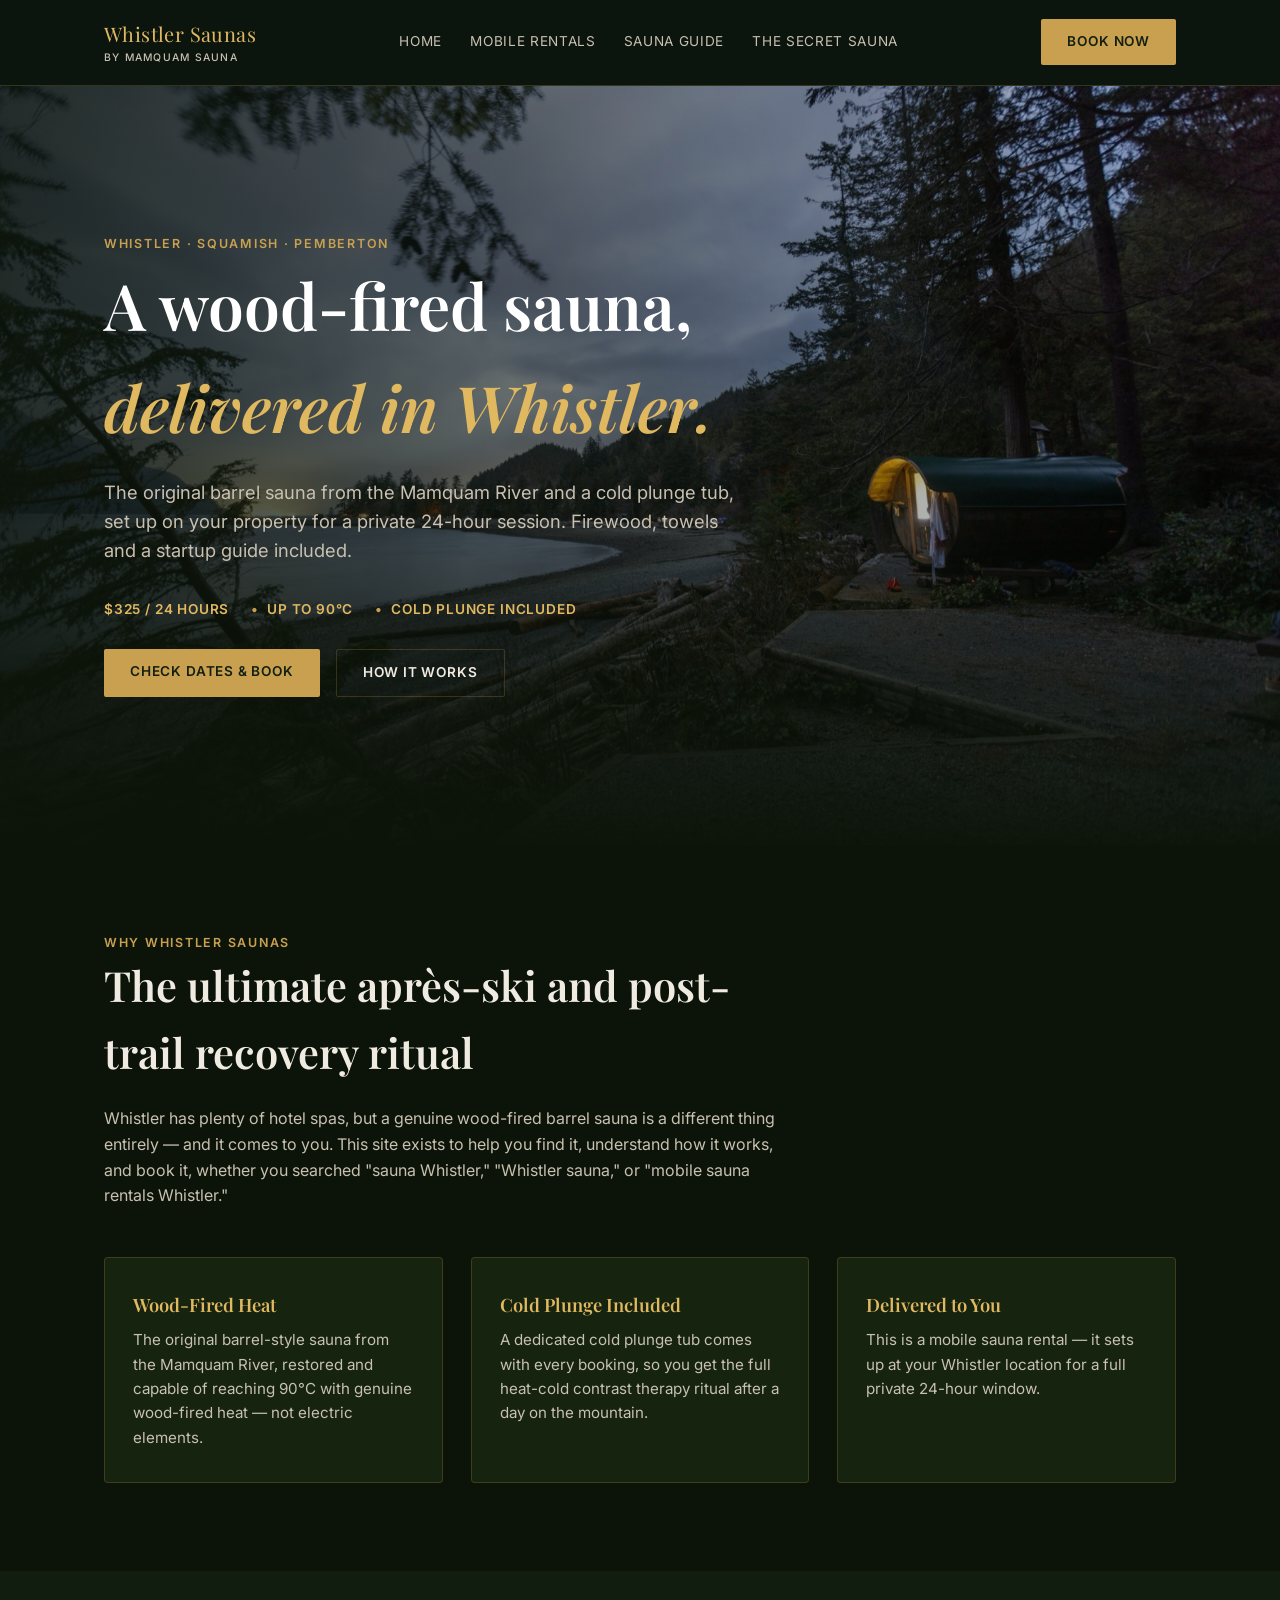
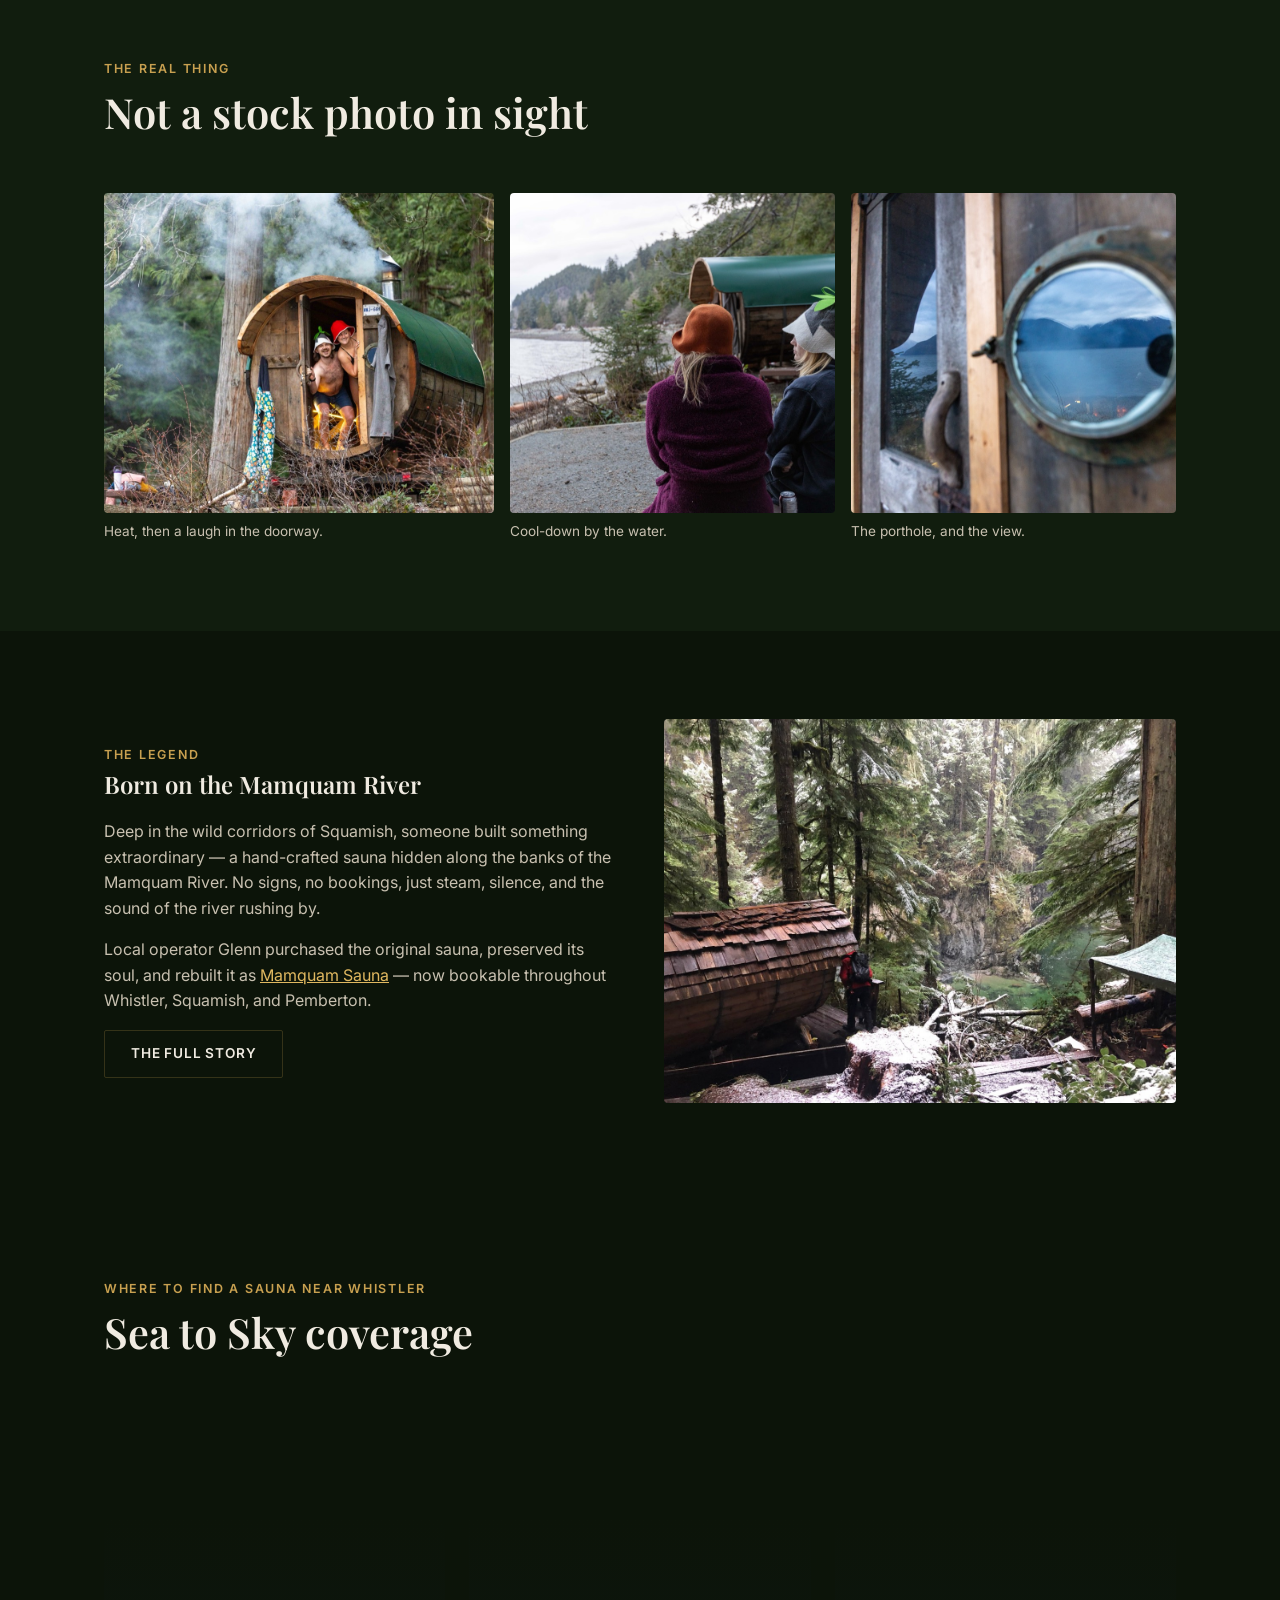
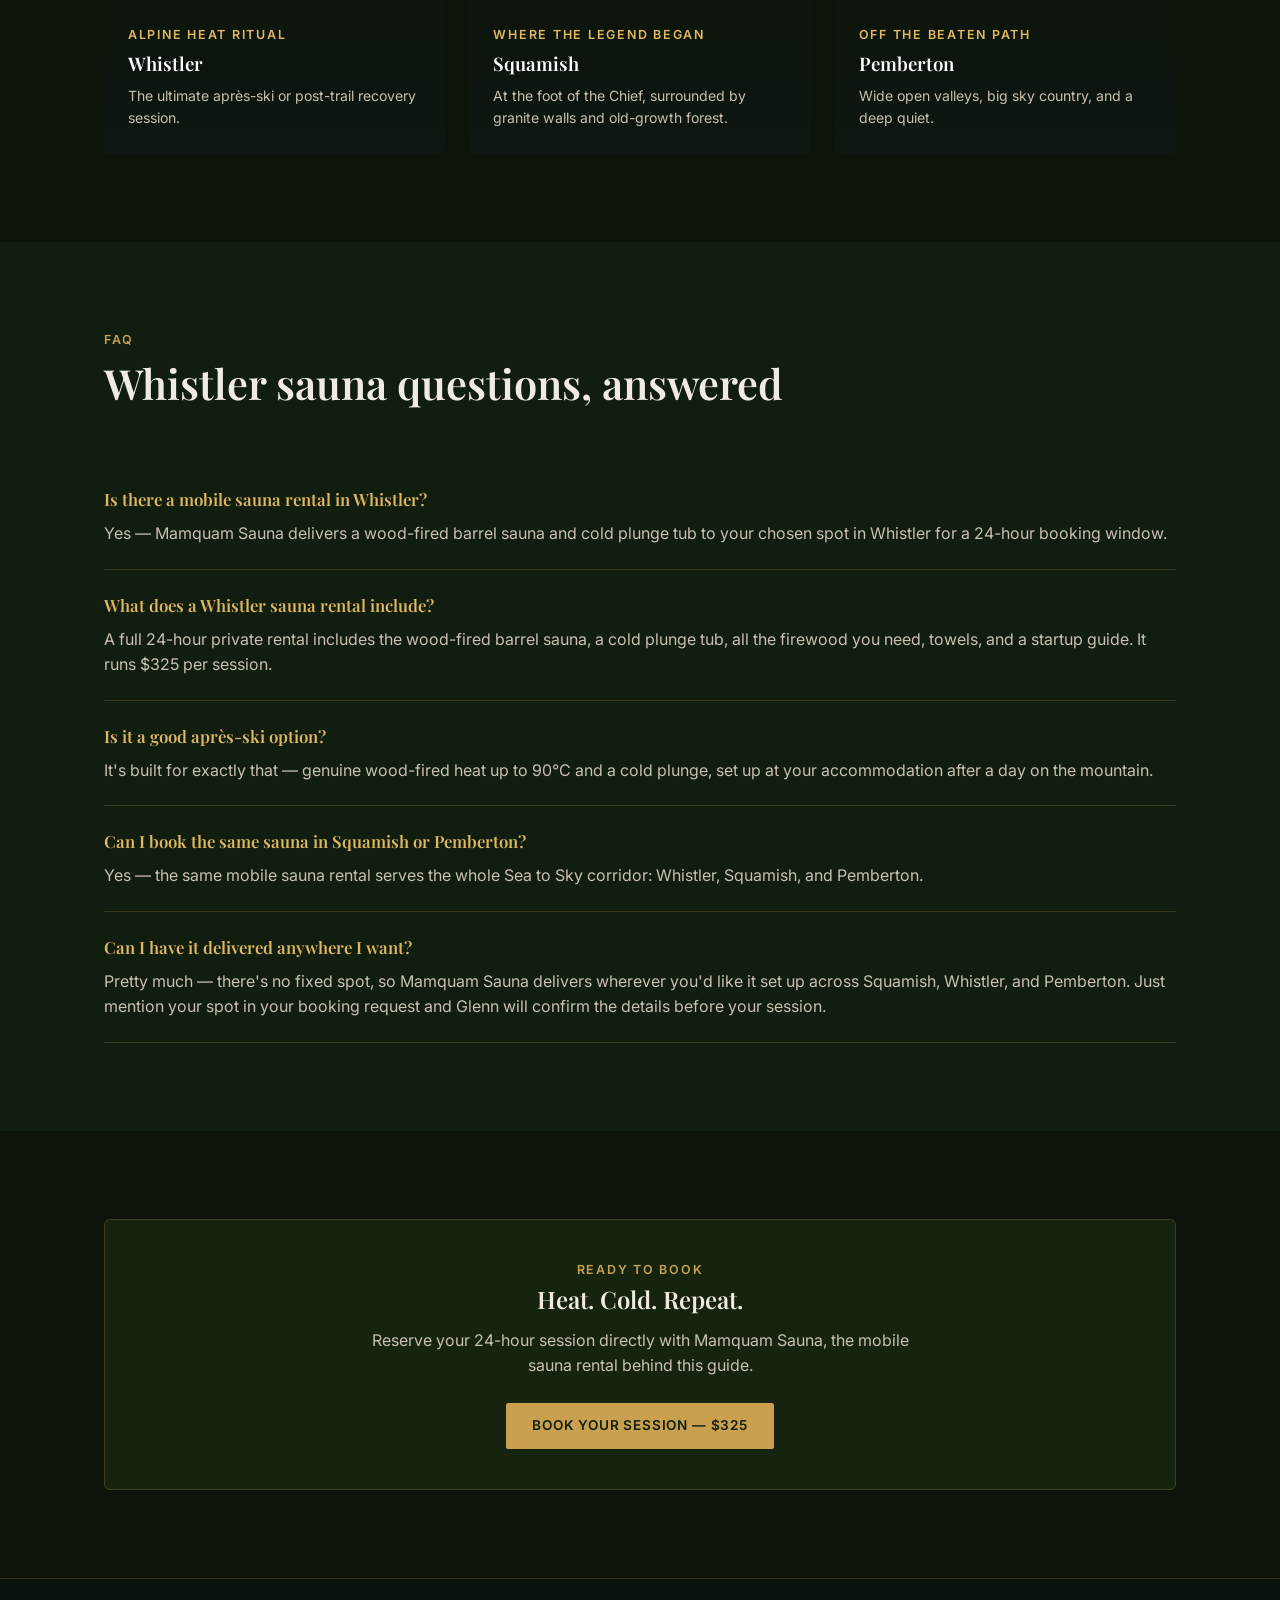
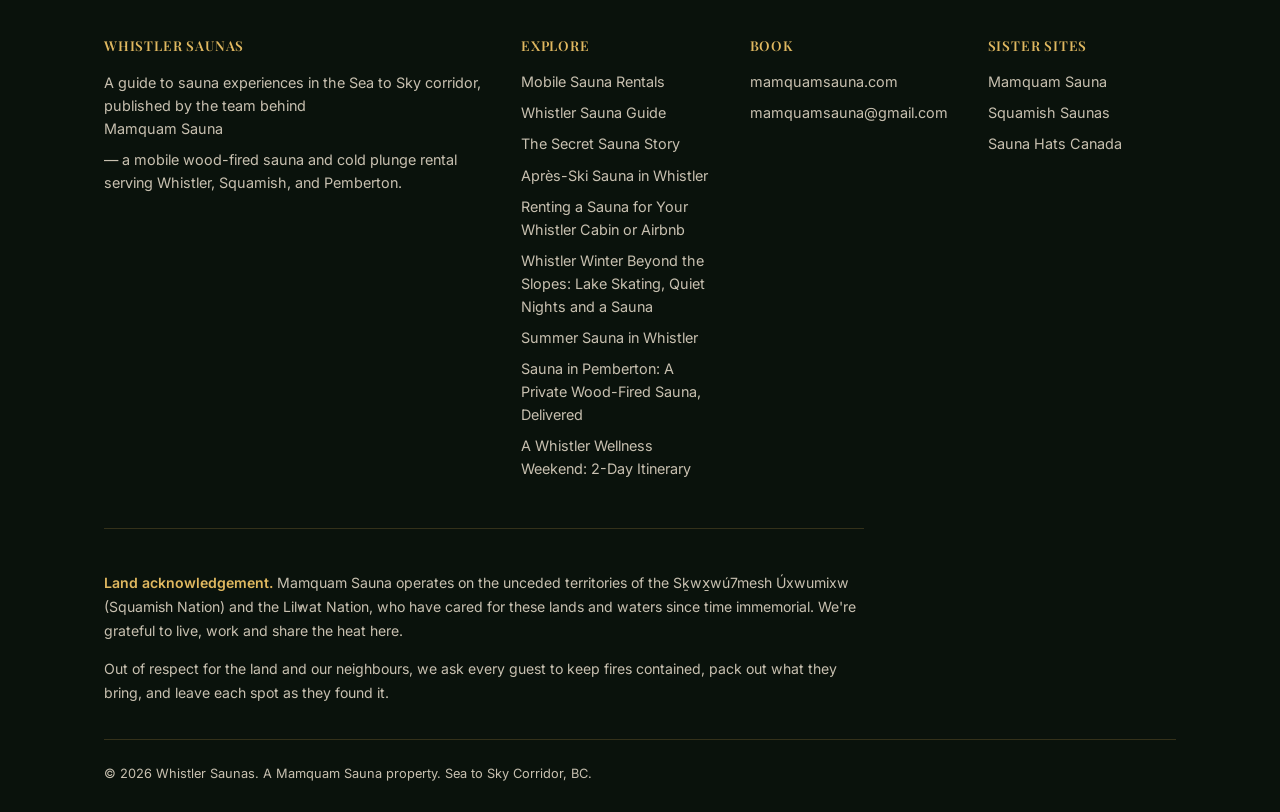
<file: index.html>
<!DOCTYPE html>
<html lang="en">
<head>
<meta charset="UTF-8" />
<meta name="viewport" content="width=device-width, initial-scale=1.0" />
<title>Whistler Saunas | Sauna &amp; Mobile Sauna Rentals in Whistler, BC</title>
<meta name="description" content="Your guide to saunas in Whistler, BC — including mobile sauna rentals with cold plunge, wood-fired heat, and firewood included. Brought to you by Mamquam Sauna." />
<meta name="robots" content="index, follow" />
<link rel="canonical" href="https://www.saunawhistler.com/" />
<meta property="og:type" content="website" />
<meta property="og:site_name" content="Whistler Saunas" />
<meta property="og:title" content="Whistler Saunas | Sauna & Mobile Sauna Rentals in Whistler, BC" />
<meta property="og:description" content="Your guide to saunas in Whistler, BC — including mobile sauna rentals with cold plunge, wood-fired heat, and firewood included." />
<meta property="og:url" content="https://www.saunawhistler.com/" />
<meta property="og:image" content="https://www.saunawhistler.com/img/sauna-dusk.jpg" />
<meta name="twitter:card" content="summary_large_image" />
<link rel="stylesheet" href="style.css" />
<script type="application/ld+json">
{
  "@context": "https://schema.org",
  "@type": "LocalBusiness",
  "name": "Whistler Saunas",
  "alternateName": "Mamquam Sauna",
  "description": "Mobile sauna rentals and sauna sessions in Whistler, BC, featuring wood-fired heat and cold plunge.",
  "url": "https://www.saunawhistler.com/",
  "priceRange": "$325",
  "areaServed": [
    { "@type": "City", "name": "Whistler" },
    { "@type": "City", "name": "Squamish" },
    { "@type": "City", "name": "Pemberton" }
  ],
  "address": { "@type": "PostalAddress", "addressLocality": "Whistler", "addressRegion": "BC", "addressCountry": "CA" },
  "sameAs": ["https://www.mamquamsauna.com/", "https://www.saunasquamish.com/"]
}
</script>
</head>
<body>

<header class="site">
  <div class="bar">
    <div class="brand">Whistler Saunas<small>By Mamquam Sauna</small></div>
    <nav class="main">
      <a href="/">Home</a>
      <a href="mobile-sauna-rentals-whistler.html">Mobile Rentals</a>
      <a href="whistler-saunas-guide.html">Sauna Guide</a>
      <a href="mamquam-sauna.html">The Secret Sauna</a>
    </nav>
    <button class="hamburger" type="button" aria-label="Menu" aria-expanded="false">&#9776;</button>
    <a href="https://rentedlocal.com/book-appointment?embed_key=mamquamsauna-f3160d" class="btn" data-book>Book Now</a>
  </div>
</header>

<section class="hero" style="background-image:url('img/sauna-dusk.jpg');">
  <div class="wrap">
    <div class="eyebrow">Whistler · Squamish · Pemberton</div>
    <h1>A wood-fired sauna,<br><em>delivered in Whistler.</em></h1>
    <p class="lead">The original barrel sauna from the Mamquam River and a cold plunge tub, set up on your property for a private 24-hour session. Firewood, towels and a startup guide included.</p>
    <ul class="facts"><li>$325 / 24 hours</li><li>Up to 90°C</li><li>Cold plunge included</li></ul>
    <div class="cta-row">
      <a href="https://rentedlocal.com/book-appointment?embed_key=mamquamsauna-f3160d" class="btn" data-book>Check Dates &amp; Book</a>
      <a href="mobile-sauna-rentals-whistler.html" class="btn ghost">How It Works</a>
    </div>
  </div>
</section>

<section>
  <div class="wrap">
    <div class="section-head">
      <div class="eyebrow">Why Whistler Saunas</div>
      <h2>The ultimate après-ski and post-trail recovery ritual</h2>
      <p style="color:var(--text-dim)">Whistler has plenty of hotel spas, but a genuine wood-fired barrel sauna is a different thing entirely — and it comes to you. This site exists to help you find it, understand how it works, and book it, whether you searched "sauna Whistler," "Whistler sauna," or "mobile sauna rentals Whistler."</p>
    </div>
    <div class="grid-3">
      <div class="card">
        <h3>Wood-Fired Heat</h3>
        <p>The original barrel-style sauna from the Mamquam River, restored and capable of reaching 90°C with genuine wood-fired heat — not electric elements.</p>
      </div>
      <div class="card">
        <h3>Cold Plunge Included</h3>
        <p>A dedicated cold plunge tub comes with every booking, so you get the full heat-cold contrast therapy ritual after a day on the mountain.</p>
      </div>
      <div class="card">
        <h3>Delivered to You</h3>
        <p>This is a mobile sauna rental — it sets up at your Whistler location for a full private 24-hour window.</p>
      </div>
    </div>
  </div>
</section>

<section class="alt">
  <div class="wrap">
    <div class="section-head">
      <div class="eyebrow">The Real Thing</div>
      <h2>Not a stock photo in sight</h2>
    </div>
    <div class="photo-strip three">
      <figure><img src="img/sauna-door.jpg" alt="Two people in sauna hats smiling from the doorway of the wood-fired barrel sauna, steam rising" loading="lazy" /><figcaption>Heat, then a laugh in the doorway.</figcaption></figure>
      <figure><img src="img/sauna-shore.jpg" alt="Two friends in felt sauna hats cooling down beside the barrel sauna on the shore" loading="lazy" /><figcaption>Cool-down by the water.</figcaption></figure>
      <figure><img src="img/sauna-porthole.jpg" alt="Brass porthole on the sauna door reflecting mountains and the ocean" loading="lazy" /><figcaption>The porthole, and the view.</figcaption></figure>
    </div>
  </div>
</section>

<section>
  <div class="wrap grid-2">
    <div>
      <div class="eyebrow">The Legend</div>
      <h2>Born on the Mamquam River</h2>
      <p style="color:var(--text-dim)">Deep in the wild corridors of Squamish, someone built something extraordinary — a hand-crafted sauna hidden along the banks of the Mamquam River. No signs, no bookings, just steam, silence, and the sound of the river rushing by.</p>
      <p style="color:var(--text-dim)">Local operator Glenn purchased the original sauna, preserved its soul, and rebuilt it as <a href="mamquam-sauna.html" style="color:var(--gold-bright); text-decoration:underline;">Mamquam Sauna</a> — now bookable throughout Whistler, Squamish, and Pemberton.</p>
      <a href="mamquam-sauna.html" class="btn ghost">The Full Story</a>
    </div>
    <img class="rounded" src="img/sauna-river.jpg" alt="The original Mamquam Sauna on the banks of the Mamquam River, Squamish" loading="lazy" />
  </div>
</section>

<section>
  <div class="wrap">
    <div class="section-head">
      <div class="eyebrow">Where to Find a Sauna Near Whistler</div>
      <h2>Sea to Sky coverage</h2>
    </div>
    <div class="locations-grid">
      <a class="loc-card" href="https://www.mamquamsauna.com/#locations" style="background-image:url('https://images.unsplash.com/photo-1639436027140-d8b8d7ac5af4?crop=entropy&cs=tinysrgb&fit=max&fm=jpg&q=80&w=800')">
        <div class="inner"><div class="eyebrow">Alpine heat ritual</div><h3>Whistler</h3><p>The ultimate après-ski or post-trail recovery session.</p></div>
      </a>
      <a class="loc-card" href="https://www.mamquamsauna.com/#locations" style="background-image:url('https://images.unsplash.com/photo-1663645038231-55fef6adb6e1?crop=entropy&cs=tinysrgb&fit=max&fm=jpg&q=80&w=800')">
        <div class="inner"><div class="eyebrow">Where the legend began</div><h3>Squamish</h3><p>At the foot of the Chief, surrounded by granite walls and old-growth forest.</p></div>
      </a>
      <a class="loc-card" href="https://www.mamquamsauna.com/#locations" style="background-image:url('https://images.unsplash.com/photo-1689771716787-0d593884bd65?crop=entropy&cs=tinysrgb&fit=max&fm=jpg&q=80&w=800')">
        <div class="inner"><div class="eyebrow">Off the beaten path</div><h3>Pemberton</h3><p>Wide open valleys, big sky country, and a deep quiet.</p></div>
      </a>
    </div>
  </div>
</section>

<section class="alt">
  <div class="wrap">
    <div class="section-head">
      <div class="eyebrow">FAQ</div>
      <h2>Whistler sauna questions, answered</h2>
    </div>
    <div class="faq-item">
      <h3>Is there a mobile sauna rental in Whistler?</h3>
      <p>Yes — Mamquam Sauna delivers a wood-fired barrel sauna and cold plunge tub to your chosen spot in Whistler for a 24-hour booking window.</p>
    </div>
    <div class="faq-item">
      <h3>What does a Whistler sauna rental include?</h3>
      <p>A full 24-hour private rental includes the wood-fired barrel sauna, a cold plunge tub, all the firewood you need, towels, and a startup guide. It runs $325 per session.</p>
    </div>
    <div class="faq-item">
      <h3>Is it a good après-ski option?</h3>
      <p>It's built for exactly that — genuine wood-fired heat up to 90°C and a cold plunge, set up at your accommodation after a day on the mountain.</p>
    </div>
    <div class="faq-item">
      <h3>Can I book the same sauna in Squamish or Pemberton?</h3>
      <p>Yes — the same mobile sauna rental serves the whole Sea to Sky corridor: Whistler, Squamish, and Pemberton.</p>
    </div>
    <div class="faq-item">
      <h3>Can I have it delivered anywhere I want?</h3>
      <p>Pretty much — there's no fixed spot, so Mamquam Sauna delivers wherever you'd like it set up across Squamish, Whistler, and Pemberton. Just mention your spot in your booking request and Glenn will confirm the details before your session.</p>
    </div>
  </div>
</section>

<section>
  <div class="wrap">
    <div class="callout">
      <div class="eyebrow">Ready to book</div>
      <h2>Heat. Cold. Repeat.</h2>
      <p>Reserve your 24-hour session directly with Mamquam Sauna, the mobile sauna rental behind this guide.</p>
      <a href="https://rentedlocal.com/book-appointment?embed_key=mamquamsauna-f3160d" class="btn" data-book>Book Your Session — $325</a>
    </div>
  </div>
</section>

<footer class="site">
  <div class="wrap">
    <div class="footer-grid">
      <div>
        <h4>Whistler Saunas</h4>
        <p>A guide to sauna experiences in the Sea to Sky corridor, published by the team behind <a href="https://www.mamquamsauna.com/">Mamquam Sauna</a> — a mobile wood-fired sauna and cold plunge rental serving Whistler, Squamish, and Pemberton.</p>
      </div>
      <div>
        <h4>Explore</h4>
        <a href="mobile-sauna-rentals-whistler.html">Mobile Sauna Rentals</a>
        <a href="whistler-saunas-guide.html">Whistler Sauna Guide</a>
        <a href="mamquam-sauna.html">The Secret Sauna Story</a>
        <a href="apres-ski-sauna-whistler.html">Après-Ski Sauna in Whistler</a>
        <a href="sauna-rental-whistler-cabin-airbnb.html">Renting a Sauna for Your Whistler Cabin or Airbnb</a>
        <a href="whistler-winter-beyond-the-slopes-sauna.html">Whistler Winter Beyond the Slopes: Lake Skating, Quiet Nights and a Sauna</a>
        <a href="summer-sauna-whistler.html">Summer Sauna in Whistler</a>
        <a href="pemberton-sauna-rental.html">Sauna in Pemberton: A Private Wood-Fired Sauna, Delivered</a>
        <a href="whistler-wellness-weekend.html">A Whistler Wellness Weekend: 2-Day Itinerary</a>
      </div>
      <div>
        <h4>Book</h4>
        <a href="https://www.mamquamsauna.com/">mamquamsauna.com</a>
        <a href="mailto:mamquamsauna@gmail.com">mamquamsauna@gmail.com</a>
      </div>
      <div>
        <h4>Sister Sites</h4>
        <a href="https://www.mamquamsauna.com/">Mamquam Sauna</a>
        <a href="https://www.saunasquamish.com/">Squamish Saunas</a>
        <a href="https://saunahatcanada.com/">Sauna Hats Canada</a>
      </div>
    </div>
    <div class="land-ack">
      <p><strong>Land acknowledgement.</strong> Mamquam Sauna operates on the unceded territories of the Sḵwx̱wú7mesh Úxwumixw (Squamish Nation) and the Lil̓wat Nation, who have cared for these lands and waters since time immemorial. We're grateful to live, work and share the heat here.</p>
      <p>Out of respect for the land and our neighbours, we ask every guest to keep fires contained, pack out what they bring, and leave each spot as they found it.</p>
    </div>
    <div class="footer-bottom">
      <span>&copy; 2026 Whistler Saunas. A Mamquam Sauna property. Sea to Sky Corridor, BC.</span>
    </div>
  </div>
</footer>

<script src="https://rentedlocal.com/rented-local-widget.js" data-embed-key="mamquamsauna-f3160d" data-embed-auto="false" defer></script>
<script src="https://sauna-chat.thefulltimehobby.workers.dev/widget.js" defer></script>
<script src="site.js" defer></script>
<!-- Cloudflare Web Analytics --><script defer src='https://static.cloudflareinsights.com/beacon.min.js' data-cf-beacon='{"token": "db06bb6c905c46f0a8a3f0b2accabcf7"}'></script><!-- End Cloudflare Web Analytics -->
</body>
</html>
</file>
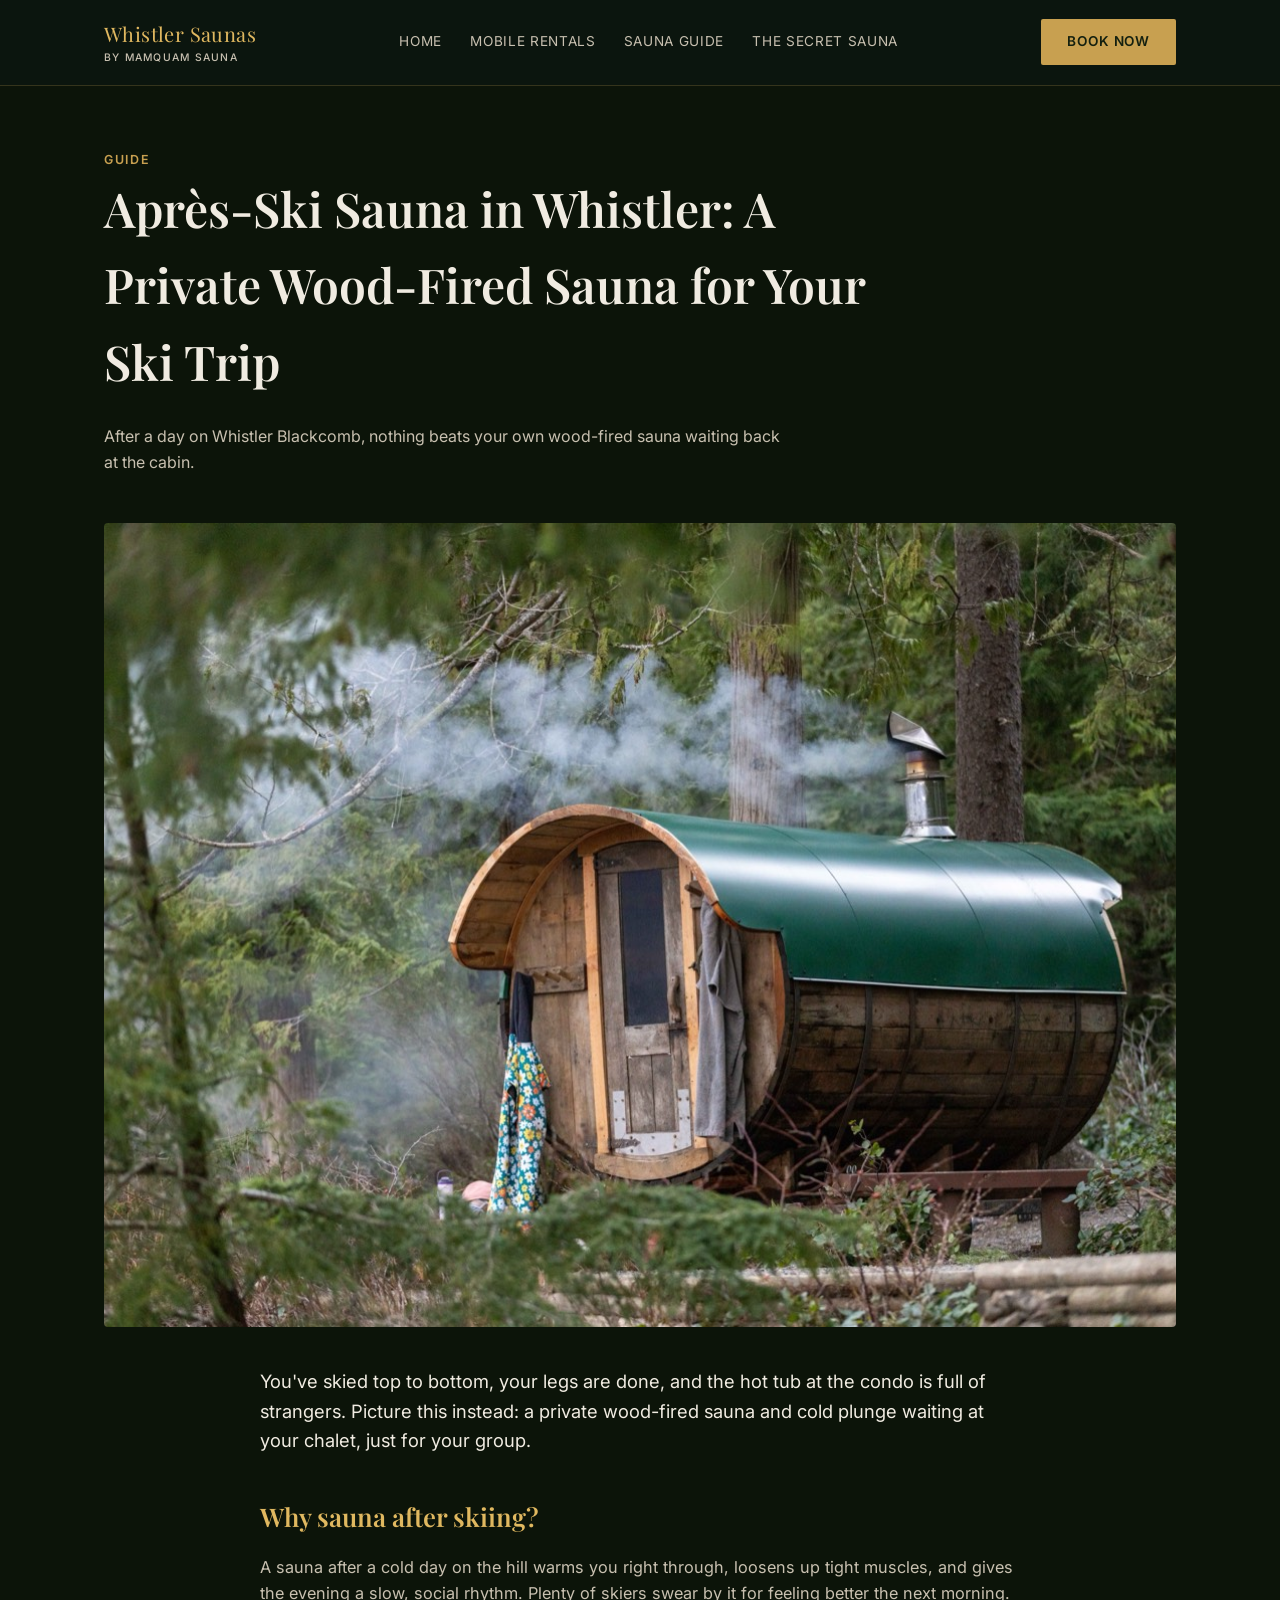
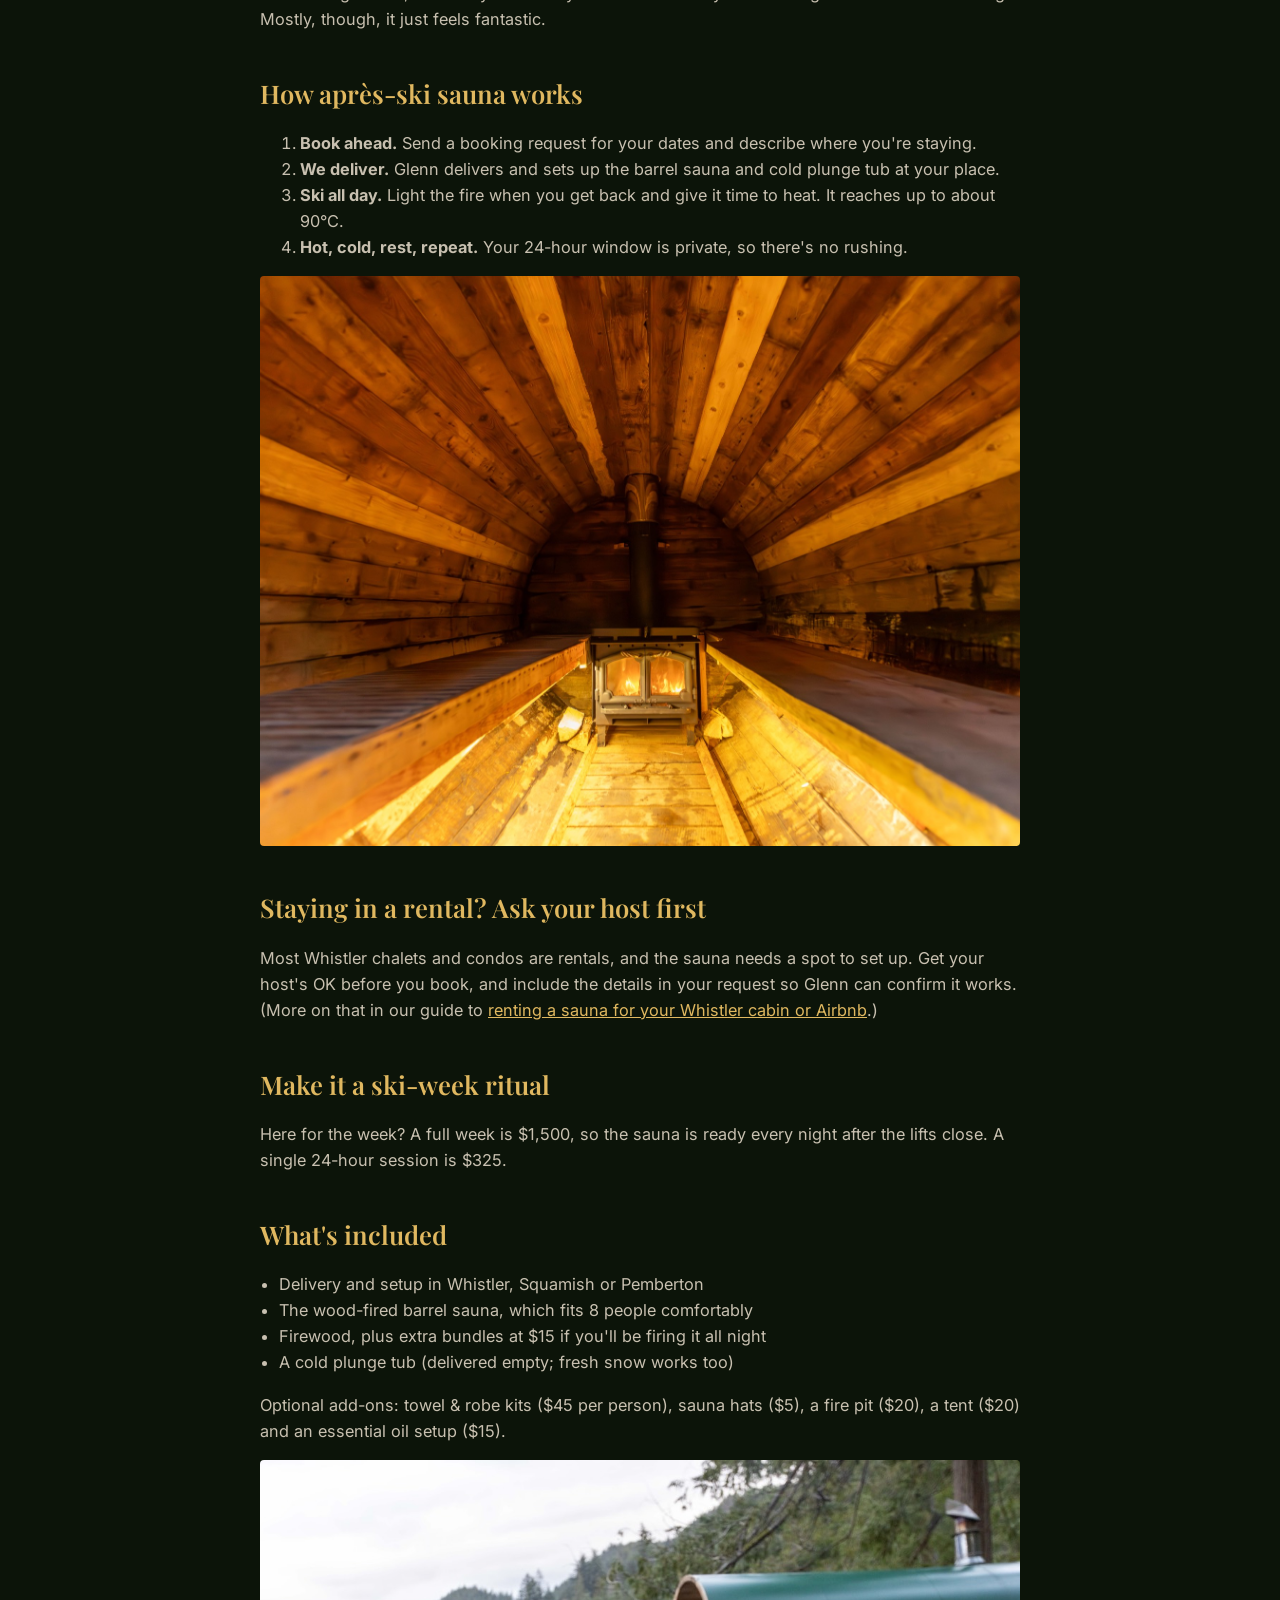
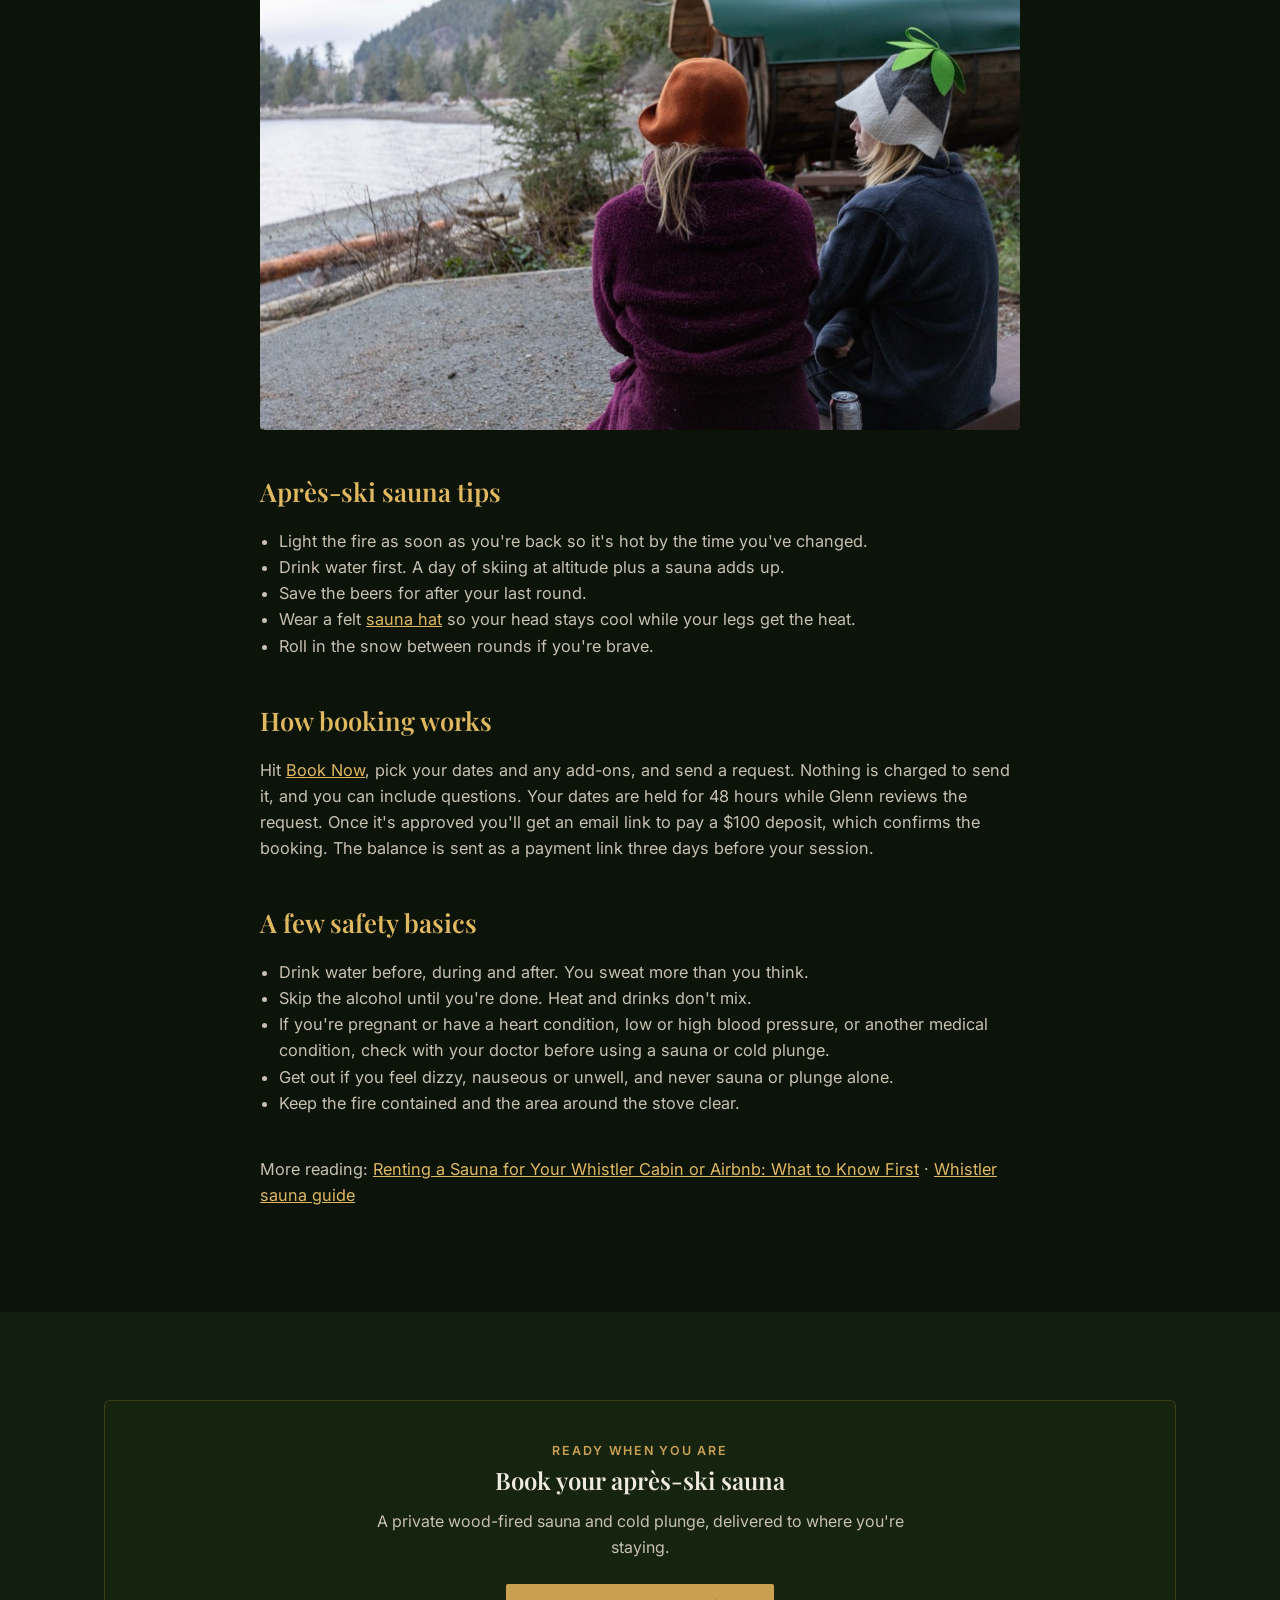
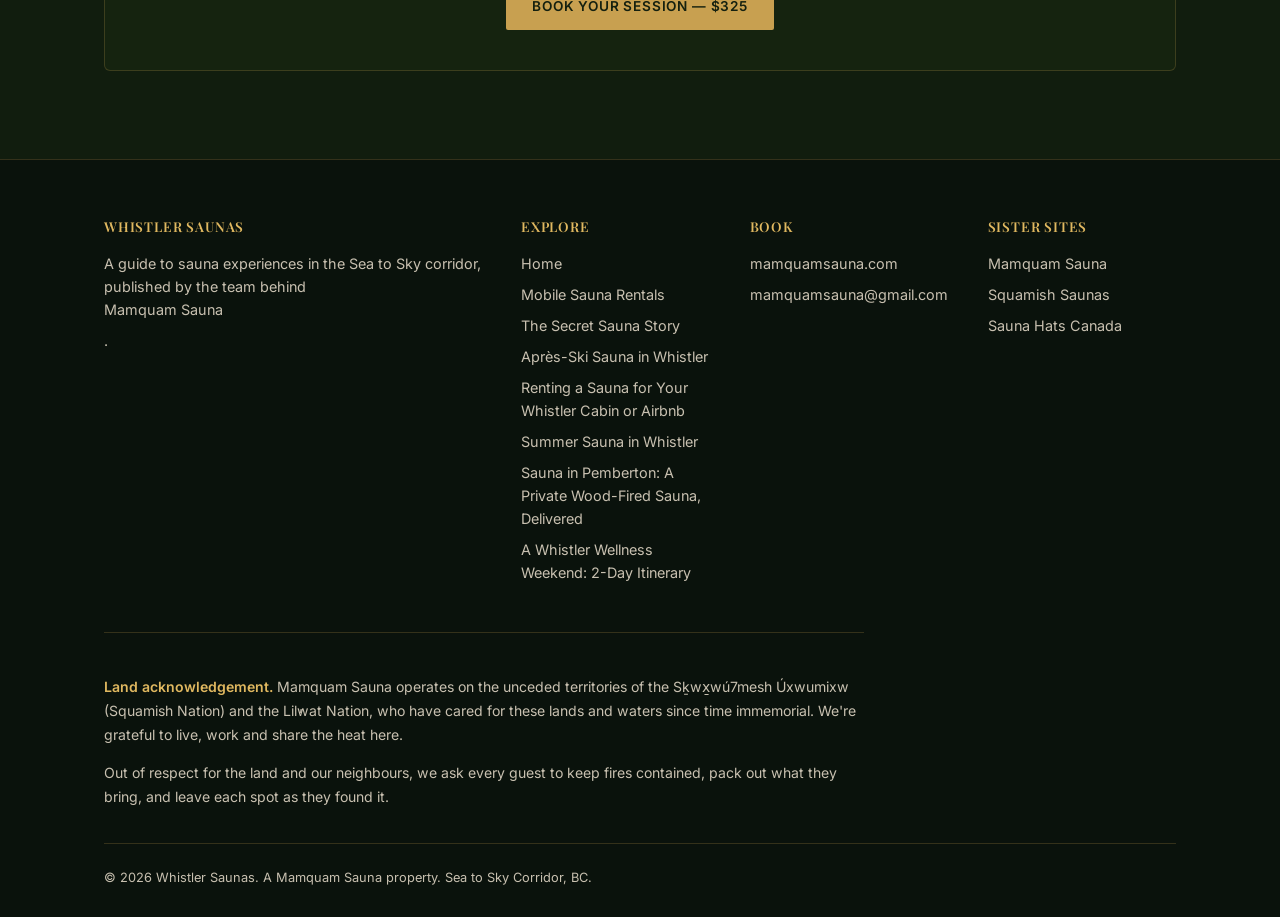
<file: apres-ski-sauna-whistler.html>
<!DOCTYPE html>
<html lang="en">
<head>
<meta charset="UTF-8" />
<meta name="viewport" content="width=device-width, initial-scale=1.0" />
<title>Après-Ski Sauna in Whistler: A Private Wood-Fired Sauna for Your Ski Trip</title>
<meta name="description" content="Add a private wood-fired sauna and cold plunge to your Whistler ski trip. How après-ski sauna works, what it costs, and how to book delivery to your chalet or cabin." />
<meta name="robots" content="index, follow" />
<link rel="canonical" href="https://www.saunawhistler.com/apres-ski-sauna-whistler.html" />
<meta property="og:type" content="article" />
<meta property="og:title" content="Après-Ski Sauna in Whistler: A Private Wood-Fired Sauna for Your Ski Trip" />
<meta property="og:description" content="Add a private wood-fired sauna and cold plunge to your Whistler ski trip. How après-ski sauna works, what it costs, and how to book delivery to your chalet or cabin." />
<meta property="og:url" content="https://www.saunawhistler.com/apres-ski-sauna-whistler.html" />
<meta property="og:image" content="https://www.saunawhistler.com/img/sauna-steam.jpg" />
<link rel="stylesheet" href="style.css" />
<script type="application/ld+json">
{
  "@context": "https://schema.org",
  "@type": "Article",
  "headline": "Après-Ski Sauna in Whistler: A Private Wood-Fired Sauna for Your Ski Trip",
  "description": "Add a private wood-fired sauna and cold plunge to your Whistler ski trip. How après-ski sauna works, what it costs, and how to book delivery to your chalet or cabin.",
  "image": "https://www.saunawhistler.com/img/sauna-steam.jpg",
  "datePublished": "2026-10-19",
  "dateModified": "2026-10-19",
  "author": {
    "@type": "Organization",
    "name": "Mamquam Sauna"
  },
  "publisher": {
    "@type": "Organization",
    "name": "Whistler Saunas"
  },
  "mainEntityOfPage": "https://www.saunawhistler.com/apres-ski-sauna-whistler.html"
}
</script>
</head>
<body>

<header class="site">
  <div class="bar">
    <div class="brand">Whistler Saunas<small>By Mamquam Sauna</small></div>
    <nav class="main">
      <a href="index.html">Home</a>
      <a href="mobile-sauna-rentals-whistler.html">Mobile Rentals</a>
      <a href="whistler-saunas-guide.html">Sauna Guide</a>
      <a href="mamquam-sauna.html">The Secret Sauna</a>
    </nav>
    <button class="hamburger" type="button" aria-label="Menu" aria-expanded="false">&#9776;</button>
    <a href="https://rentedlocal.com/book-appointment?embed_key=mamquamsauna-f3160d" class="btn" data-book>Book Now</a>
  </div>
</header>

<section style="padding-top:64px; padding-bottom:32px;">
  <div class="wrap">
    <div class="eyebrow">Guide</div>
    <h1 style="font-size:clamp(2rem,4vw,3rem); max-width:820px;">Après-Ski Sauna in Whistler: A Private Wood-Fired Sauna for Your Ski Trip</h1>
    <p style="color:var(--text-dim); max-width:680px;">After a day on Whistler Blackcomb, nothing beats your own wood-fired sauna waiting back at the cabin.</p>
  </div>
</section>

<section style="padding-top:0;">
  <div class="wrap">
    <img class="rounded" style="margin-bottom:40px;" src="img/sauna-steam.jpg" alt="Steam rising from the wood-fired barrel sauna among the trees" loading="lazy" />
    <article class="guide">
      <p class="lead">You've skied top to bottom, your legs are done, and the hot tub at the condo is full of strangers. Picture this instead: a private wood-fired sauna and cold plunge waiting at your chalet, just for your group.</p>

      <h2>Why sauna after skiing?</h2>
      <p>A sauna after a cold day on the hill warms you right through, loosens up tight muscles, and gives the evening a slow, social rhythm. Plenty of skiers swear by it for feeling better the next morning. Mostly, though, it just feels fantastic.</p>

      <h2>How après-ski sauna works</h2>
      <ol>
        <li><strong>Book ahead.</strong> Send a booking request for your dates and describe where you're staying.</li>
        <li><strong>We deliver.</strong> Glenn delivers and sets up the barrel sauna and cold plunge tub at your place.</li>
        <li><strong>Ski all day.</strong> Light the fire when you get back and give it time to heat. It reaches up to about 90°C.</li>
        <li><strong>Hot, cold, rest, repeat.</strong> Your 24-hour window is private, so there's no rushing.</li>
      </ol>
      <img class="rounded" style="margin:12px 0 28px;" src="img/sauna-interior.jpg" alt="Inside the cedar barrel sauna, lit warm by the wood stove" loading="lazy" />

      <h2>Staying in a rental? Ask your host first</h2>
      <p>Most Whistler chalets and condos are rentals, and the sauna needs a spot to set up. Get your host's OK before you book, and include the details in your request so Glenn can confirm it works. (More on that in our guide to <a href="sauna-rental-whistler-cabin-airbnb.html" style="color:var(--gold-bright); text-decoration:underline;">renting a sauna for your Whistler cabin or Airbnb</a>.)</p>

      <h2>Make it a ski-week ritual</h2>
      <p>Here for the week? A full week is $1,500, so the sauna is ready every night after the lifts close. A single 24-hour session is $325.</p>

      <h2>What's included</h2>
      <ul>
        <li>Delivery and setup in Whistler, Squamish or Pemberton</li>
        <li>The wood-fired barrel sauna, which fits 8 people comfortably</li>
        <li>Firewood, plus extra bundles at $15 if you'll be firing it all night</li>
        <li>A cold plunge tub (delivered empty; fresh snow works too)</li>
      </ul>
      <p>Optional add-ons: towel &amp; robe kits ($45 per person), sauna hats ($5), a fire pit ($20), a tent ($20) and an essential oil setup ($15).</p>
      <img class="rounded" style="margin:12px 0 28px;" src="img/sauna-shore.jpg" alt="Two people in felt sauna hats relaxing outside the barrel sauna" loading="lazy" />

      <h2>Après-ski sauna tips</h2>
      <ul>
        <li>Light the fire as soon as you're back so it's hot by the time you've changed.</li>
        <li>Drink water first. A day of skiing at altitude plus a sauna adds up.</li>
        <li>Save the beers for after your last round.</li>
        <li>Wear a felt <a href="https://saunahatcanada.com/" style="color:var(--gold-bright); text-decoration:underline;">sauna hat</a> so your head stays cool while your legs get the heat.</li>
        <li>Roll in the snow between rounds if you're brave.</li>
      </ul>
      <h2>How booking works</h2>
      <p>Hit <a href="https://rentedlocal.com/book-appointment?embed_key=mamquamsauna-f3160d" data-book style="color:var(--gold-bright); text-decoration:underline;">Book Now</a>, pick your dates and any add-ons, and send a request. Nothing is charged to send it, and you can include questions. Your dates are held for 48 hours while Glenn reviews the request. Once it's approved you'll get an email link to pay a $100 deposit, which confirms the booking. The balance is sent as a payment link three days before your session.</p>
      <h2>A few safety basics</h2>
      <ul>
        <li>Drink water before, during and after. You sweat more than you think.</li>
        <li>Skip the alcohol until you're done. Heat and drinks don't mix.</li>
        <li>If you're pregnant or have a heart condition, low or high blood pressure, or another medical condition, check with your doctor before using a sauna or cold plunge.</li>
        <li>Get out if you feel dizzy, nauseous or unwell, and never sauna or plunge alone.</li>
        <li>Keep the fire contained and the area around the stove clear.</li>
      </ul>

      <p style="margin-top:40px; color:var(--text-dim);">More reading: <a href="sauna-rental-whistler-cabin-airbnb.html" style="color:var(--gold-bright); text-decoration:underline;">Renting a Sauna for Your Whistler Cabin or Airbnb: What to Know First</a> &middot; <a href="whistler-saunas-guide.html" style="color:var(--gold-bright); text-decoration:underline;">Whistler sauna guide</a></p>
    </article>
  </div>
</section>

<section class="alt">
  <div class="wrap">
    <div class="callout">
      <div class="eyebrow">Ready When You Are</div>
      <h2>Book your après-ski sauna</h2>
      <p>A private wood-fired sauna and cold plunge, delivered to where you're staying.</p>
      <a href="https://rentedlocal.com/book-appointment?embed_key=mamquamsauna-f3160d" class="btn" data-book>Book Your Session — $325</a>
    </div>
  </div>
</section>

<footer class="site">
  <div class="wrap">
    <div class="footer-grid">
      <div>
        <h4>Whistler Saunas</h4>
        <p>A guide to sauna experiences in the Sea to Sky corridor, published by the team behind <a href="https://www.mamquamsauna.com/">Mamquam Sauna</a>.</p>
      </div>
      <div>
        <h4>Explore</h4>
        <a href="index.html">Home</a>
        <a href="mobile-sauna-rentals-whistler.html">Mobile Sauna Rentals</a>
        <a href="mamquam-sauna.html">The Secret Sauna Story</a>
        <a href="apres-ski-sauna-whistler.html">Après-Ski Sauna in Whistler</a>
        <a href="sauna-rental-whistler-cabin-airbnb.html">Renting a Sauna for Your Whistler Cabin or Airbnb</a>
        <a href="summer-sauna-whistler.html">Summer Sauna in Whistler</a>
        <a href="pemberton-sauna-rental.html">Sauna in Pemberton: A Private Wood-Fired Sauna, Delivered</a>
        <a href="whistler-wellness-weekend.html">A Whistler Wellness Weekend: 2-Day Itinerary</a>
      </div>
      <div>
        <h4>Book</h4>
        <a href="https://www.mamquamsauna.com/">mamquamsauna.com</a>
        <a href="mailto:mamquamsauna@gmail.com">mamquamsauna@gmail.com</a>
      </div>
      <div>
        <h4>Sister Sites</h4>
        <a href="https://www.mamquamsauna.com/">Mamquam Sauna</a>
        <a href="https://www.saunasquamish.com/">Squamish Saunas</a>
        <a href="https://saunahatcanada.com/">Sauna Hats Canada</a>
      </div>
    </div>
    <div class="land-ack">
      <p><strong>Land acknowledgement.</strong> Mamquam Sauna operates on the unceded territories of the Sḵwx̱wú7mesh Úxwumixw (Squamish Nation) and the Lil̓wat Nation, who have cared for these lands and waters since time immemorial. We're grateful to live, work and share the heat here.</p>
      <p>Out of respect for the land and our neighbours, we ask every guest to keep fires contained, pack out what they bring, and leave each spot as they found it.</p>
    </div>
    <div class="footer-bottom">
      <span>&copy; 2026 Whistler Saunas. A Mamquam Sauna property. Sea to Sky Corridor, BC.</span>
    </div>
  </div>
</footer>

<script src="https://rentedlocal.com/rented-local-widget.js" data-embed-key="mamquamsauna-f3160d" data-embed-auto="false" defer></script>
<script src="https://sauna-chat.thefulltimehobby.workers.dev/widget.js" defer></script>
<script src="site.js" defer></script>
<!-- Cloudflare Web Analytics --><script defer src='https://static.cloudflareinsights.com/beacon.min.js' data-cf-beacon='{"token": "db06bb6c905c46f0a8a3f0b2accabcf7"}'></script><!-- End Cloudflare Web Analytics -->
</body>
</html>
</file>
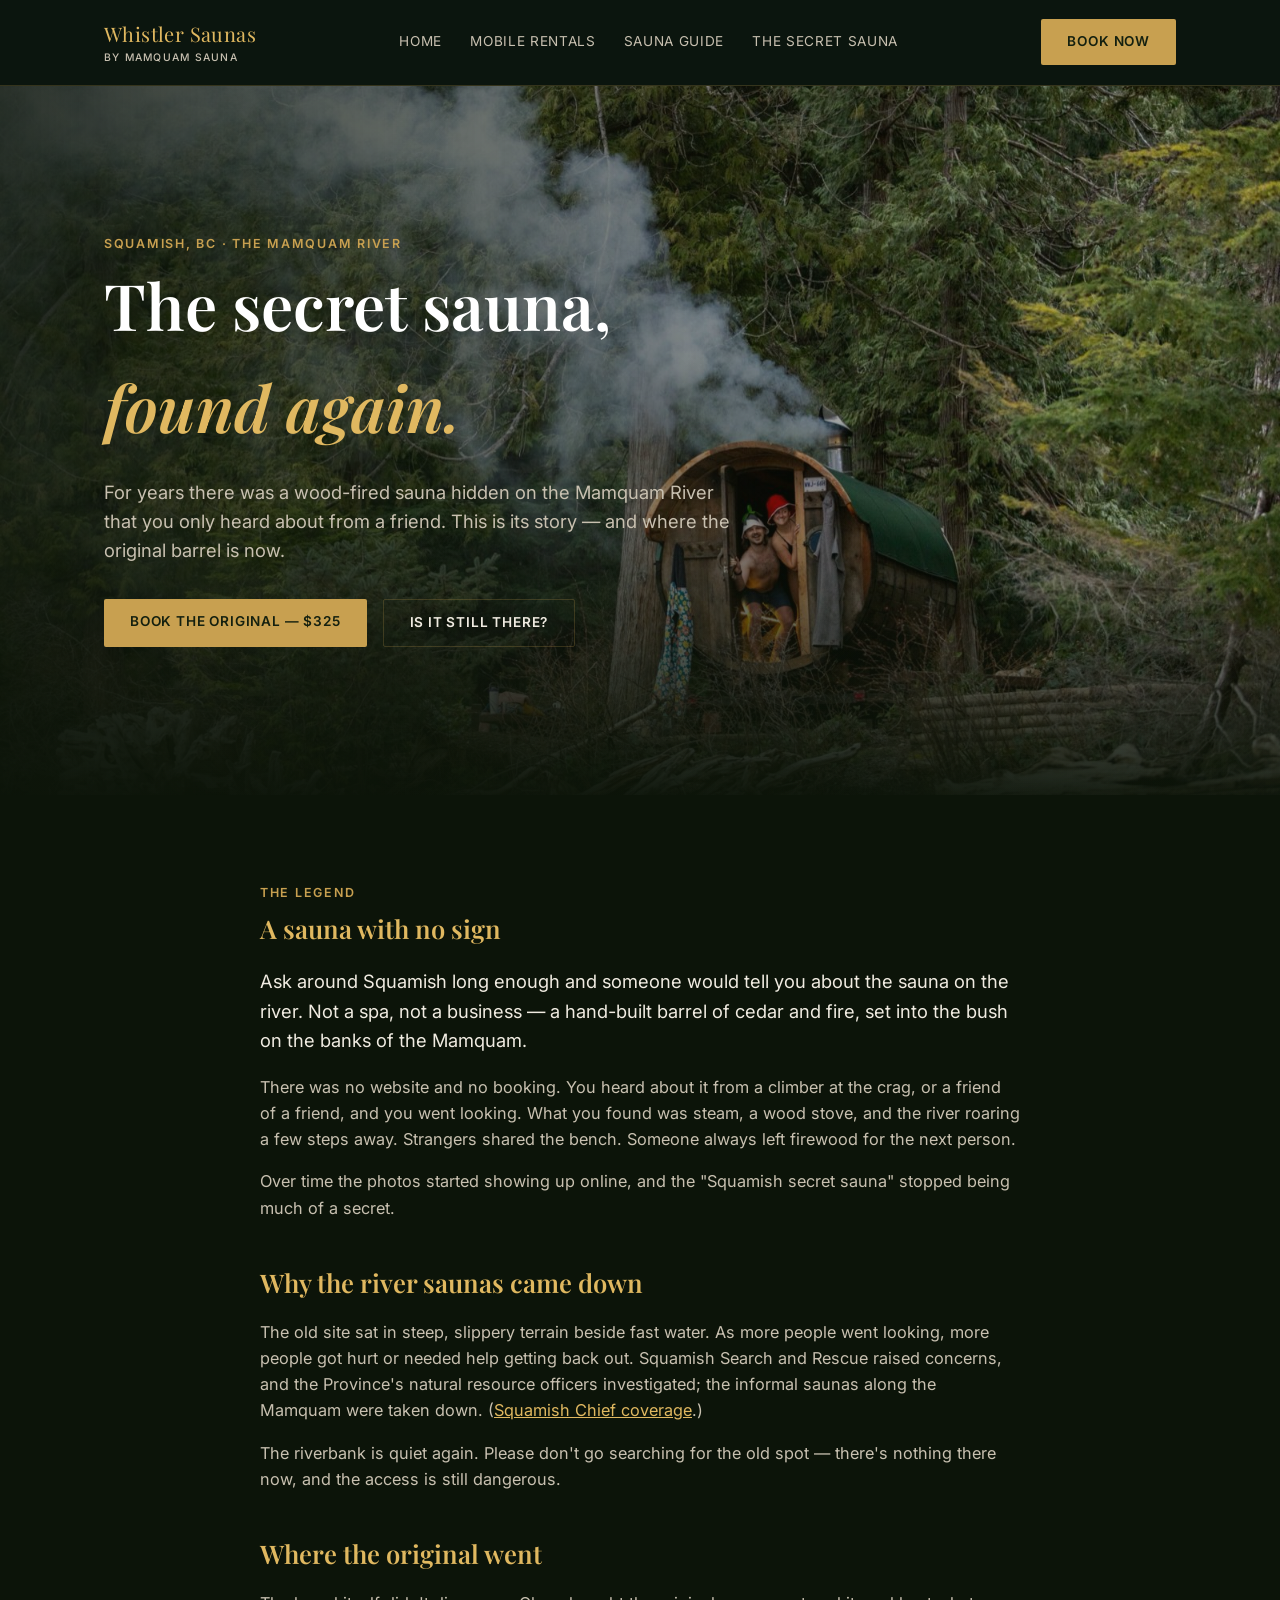
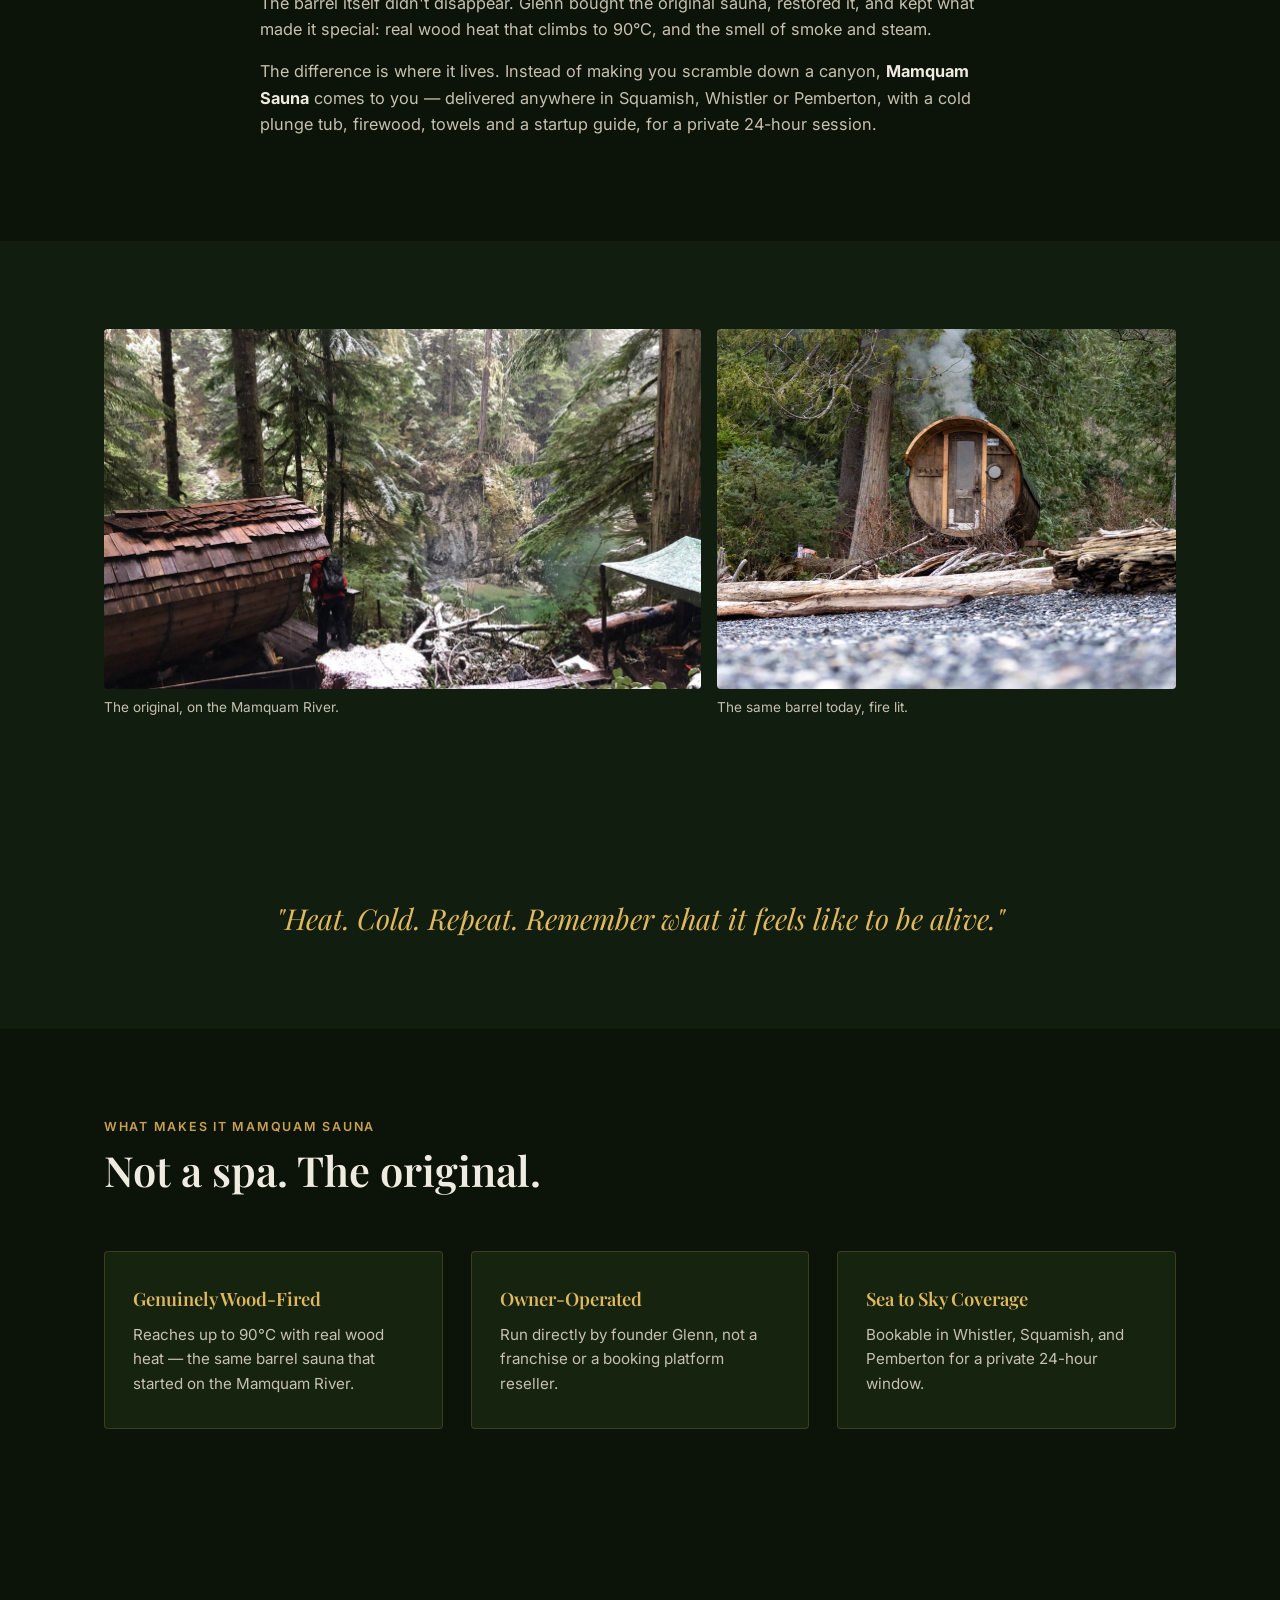
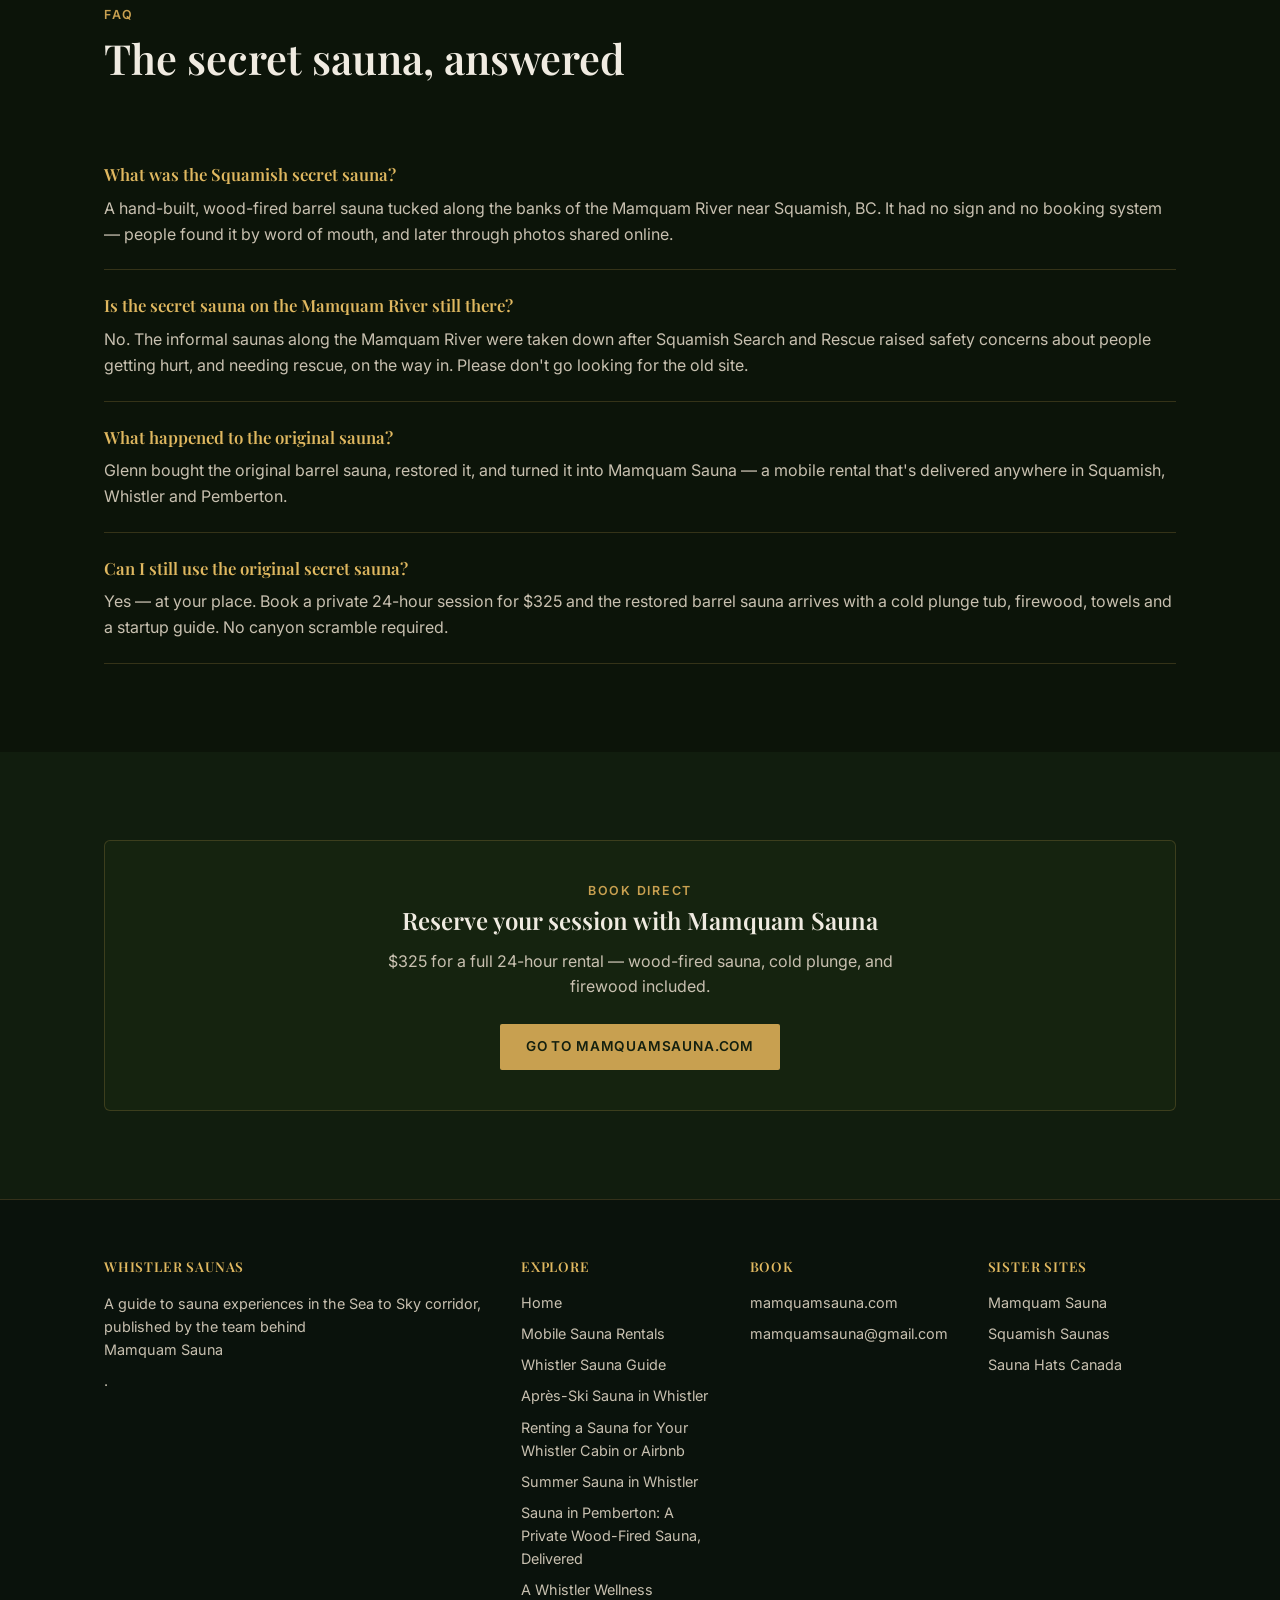
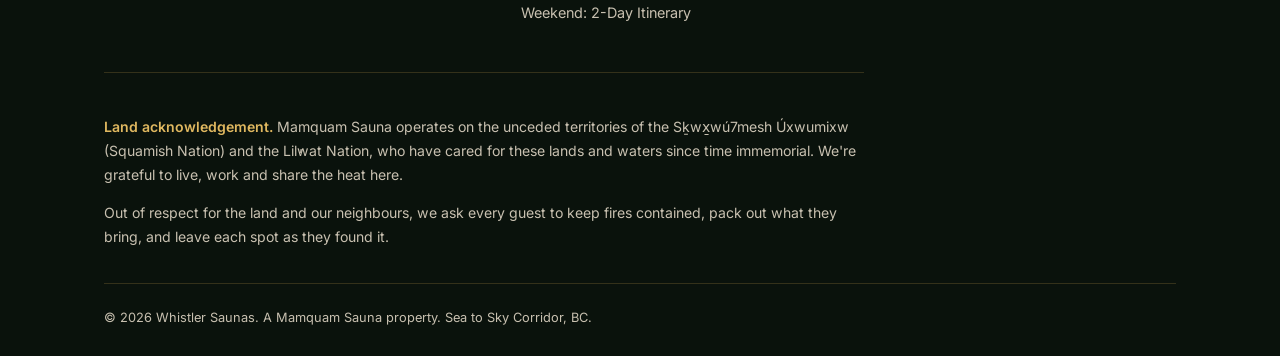
<file: mamquam-sauna.html>
<!DOCTYPE html>
<html lang="en">
<head>
<meta charset="UTF-8" />
<meta name="viewport" content="width=device-width, initial-scale=1.0" />
<title>The Squamish Secret Sauna | The Original Mamquam River Sauna, Restored</title>
<meta name="description" content="The story of the secret sauna on the Mamquam River in Squamish — the hidden, wood-fired barrel sauna locals whispered about. Here's what happened to it, and how the original is now delivered to you." />
<meta name="robots" content="index, follow" />
<link rel="canonical" href="https://www.saunawhistler.com/mamquam-sauna.html" />
<meta property="og:type" content="website" />
<meta property="og:title" content="The Squamish Secret Sauna | The Original Mamquam River Sauna, Restored" />
<meta property="og:description" content="The story of the secret sauna on the Mamquam River in Squamish — the hidden, wood-fired barrel sauna locals whispered about. Here's what happened to it, and how the original is now delivered to you." />
<meta property="og:image" content="https://www.saunawhistler.com/img/sauna-steam-couple.jpg" />
<meta property="og:url" content="https://www.saunawhistler.com/mamquam-sauna.html" />
<link rel="stylesheet" href="style.css" />
<script type="application/ld+json">
{
  "@context": "https://schema.org",
  "@type": "LocalBusiness",
  "name": "Mamquam Sauna",
  "founder": { "@type": "Person", "name": "Glenn" },
  "description": "The original hand-crafted, wood-fired barrel sauna from the Mamquam River, restored and offered as a mobile sauna rental.",
  "url": "https://www.mamquamsauna.com/",
  "areaServed": [{ "@type": "City", "name": "Whistler" }, { "@type": "City", "name": "Squamish" }, { "@type": "City", "name": "Pemberton" }]
}
</script>
<script type="application/ld+json">
{
  "@context": "https://schema.org",
  "@type": "FAQPage",
  "mainEntity": [
    { "@type": "Question", "name": "What was the Squamish secret sauna?", "acceptedAnswer": { "@type": "Answer", "text": "A hand-built, wood-fired barrel sauna tucked along the banks of the Mamquam River near Squamish, BC. It had no sign and no booking system — people found it by word of mouth, and later through photos shared online." } },
    { "@type": "Question", "name": "Is the secret sauna on the Mamquam River still there?", "acceptedAnswer": { "@type": "Answer", "text": "No. The informal saunas along the Mamquam River were taken down after Squamish Search and Rescue raised safety concerns about people getting hurt, and needing rescue, on the way in. Please don't go looking for the old site." } },
    { "@type": "Question", "name": "What happened to the original sauna?", "acceptedAnswer": { "@type": "Answer", "text": "Glenn bought the original barrel sauna, restored it, and turned it into Mamquam Sauna — a mobile rental that's delivered anywhere in Squamish, Whistler and Pemberton." } },
    { "@type": "Question", "name": "Can I still use the original secret sauna?", "acceptedAnswer": { "@type": "Answer", "text": "Yes — at your place. Book a private 24-hour session for $325 and the restored barrel sauna arrives with a cold plunge tub, firewood, towels and a startup guide. No canyon scramble required." } }
  ]
}
</script>
</head>
<body>

<header class="site">
  <div class="bar">
    <div class="brand">Whistler Saunas<small>By Mamquam Sauna</small></div>
    <nav class="main">
      <a href="index.html">Home</a>
      <a href="mobile-sauna-rentals-whistler.html">Mobile Rentals</a>
      <a href="whistler-saunas-guide.html">Sauna Guide</a>
      <a href="mamquam-sauna.html">The Secret Sauna</a>
    </nav>
    <button class="hamburger" type="button" aria-label="Menu" aria-expanded="false">&#9776;</button>
    <a href="https://rentedlocal.com/book-appointment?embed_key=mamquamsauna-f3160d" class="btn" data-book>Book Now</a>
  </div>
</header>

<section class="hero" style="min-height:60vh; background-image:url('img/sauna-steam-couple.jpg');">
  <div class="wrap">
    <div class="eyebrow">Squamish, BC · The Mamquam River</div>
    <h1>The secret sauna,<br><em>found again.</em></h1>
    <p class="lead">For years there was a wood-fired sauna hidden on the Mamquam River that you only heard about from a friend. This is its story &mdash; and where the original barrel is now.</p>
    <div class="cta-row">
      <a href="https://rentedlocal.com/book-appointment?embed_key=mamquamsauna-f3160d" class="btn" data-book>Book the Original &mdash; $325</a>
      <a href="#faq" class="btn ghost">Is it still there?</a>
    </div>
  </div>
</section>

<section>
  <div class="wrap">
    <article class="guide">
      <div class="eyebrow">The Legend</div>
      <h2 style="margin-top:0.2em">A sauna with no sign</h2>
      <p class="lead">Ask around Squamish long enough and someone would tell you about the sauna on the river. Not a spa, not a business &mdash; a hand-built barrel of cedar and fire, set into the bush on the banks of the Mamquam.</p>
      <p>There was no website and no booking. You heard about it from a climber at the crag, or a friend of a friend, and you went looking. What you found was steam, a wood stove, and the river roaring a few steps away. Strangers shared the bench. Someone always left firewood for the next person.</p>
      <p>Over time the photos started showing up online, and the "Squamish secret sauna" stopped being much of a secret.</p>

      <h2>Why the river saunas came down</h2>
      <p>The old site sat in steep, slippery terrain beside fast water. As more people went looking, more people got hurt or needed help getting back out. Squamish Search and Rescue raised concerns, and the Province's natural resource officers investigated; the informal saunas along the Mamquam were taken down. (<a href="https://www.squamishchief.com/local-news/squamish-secret-saunas-no-more-after-investigation-9089288" rel="noopener" style="color:var(--gold-bright); text-decoration:underline;">Squamish Chief coverage</a>.)</p>
      <p>The riverbank is quiet again. Please don't go searching for the old spot &mdash; there's nothing there now, and the access is still dangerous.</p>

      <h2>Where the original went</h2>
      <p>The barrel itself didn't disappear. Glenn bought the original sauna, restored it, and kept what made it special: real wood heat that climbs to 90&deg;C, and the smell of smoke and steam.</p>
      <p>The difference is where it lives. Instead of making you scramble down a canyon, <strong style="color:var(--text)">Mamquam Sauna</strong> comes to you &mdash; delivered anywhere in Squamish, Whistler or Pemberton, with a cold plunge tub, firewood, towels and a startup guide, for a private 24-hour session.</p>
    </article>
  </div>
</section>

<section class="alt">
  <div class="wrap">
    <div class="photo-strip">
      <figure><img src="img/sauna-river.jpg" alt="The original secret sauna on the Mamquam River near Squamish" loading="lazy" /><figcaption>The original, on the Mamquam River.</figcaption></figure>
      <figure><img src="img/sauna-beach.jpg" alt="The restored barrel sauna with smoke rising from the chimney, seen from a pebble beach" loading="lazy" /><figcaption>The same barrel today, fire lit.</figcaption></figure>
    </div>
  </div>
</section>

<section class="alt">
  <div class="wrap">
    <p class="pull-quote">"Heat. Cold. Repeat. Remember what it feels like to be alive."</p>
  </div>
</section>

<section>
  <div class="wrap">
    <div class="section-head">
      <div class="eyebrow">What Makes It Mamquam Sauna</div>
      <h2>Not a spa. The original.</h2>
    </div>
    <div class="grid-3">
      <div class="card"><h3>Genuinely Wood-Fired</h3><p>Reaches up to 90°C with real wood heat — the same barrel sauna that started on the Mamquam River.</p></div>
      <div class="card"><h3>Owner-Operated</h3><p>Run directly by founder Glenn, not a franchise or a booking platform reseller.</p></div>
      <div class="card"><h3>Sea to Sky Coverage</h3><p>Bookable in Whistler, Squamish, and Pemberton for a private 24-hour window.</p></div>
    </div>
  </div>
</section>

<section id="faq">
  <div class="wrap">
    <div class="section-head">
      <div class="eyebrow">FAQ</div>
      <h2>The secret sauna, answered</h2>
    </div>
    <div class="faq-item">
      <h3>What was the Squamish secret sauna?</h3>
      <p>A hand-built, wood-fired barrel sauna tucked along the banks of the Mamquam River near Squamish, BC. It had no sign and no booking system &mdash; people found it by word of mouth, and later through photos shared online.</p>
    </div>
    <div class="faq-item">
      <h3>Is the secret sauna on the Mamquam River still there?</h3>
      <p>No. The informal saunas along the Mamquam River were taken down after Squamish Search and Rescue raised safety concerns about people getting hurt, and needing rescue, on the way in. Please don't go looking for the old site.</p>
    </div>
    <div class="faq-item">
      <h3>What happened to the original sauna?</h3>
      <p>Glenn bought the original barrel sauna, restored it, and turned it into Mamquam Sauna &mdash; a mobile rental that's delivered anywhere in Squamish, Whistler and Pemberton.</p>
    </div>
    <div class="faq-item">
      <h3>Can I still use the original secret sauna?</h3>
      <p>Yes &mdash; at your place. Book a private 24-hour session for $325 and the restored barrel sauna arrives with a cold plunge tub, firewood, towels and a startup guide. No canyon scramble required.</p>
    </div>
  </div>
</section>

<section class="alt">
  <div class="wrap">
    <div class="callout">
      <div class="eyebrow">Book Direct</div>
      <h2>Reserve your session with Mamquam Sauna</h2>
      <p>$325 for a full 24-hour rental — wood-fired sauna, cold plunge, and firewood included.</p>
      <a href="https://www.mamquamsauna.com/" class="btn">Go to mamquamsauna.com</a>
    </div>
  </div>
</section>

<footer class="site">
  <div class="wrap">
    <div class="footer-grid">
      <div>
        <h4>Whistler Saunas</h4>
        <p>A guide to sauna experiences in the Sea to Sky corridor, published by the team behind <a href="https://www.mamquamsauna.com/">Mamquam Sauna</a>.</p>
      </div>
      <div>
        <h4>Explore</h4>
        <a href="index.html">Home</a>
        <a href="mobile-sauna-rentals-whistler.html">Mobile Sauna Rentals</a>
        <a href="whistler-saunas-guide.html">Whistler Sauna Guide</a>
        <a href="apres-ski-sauna-whistler.html">Après-Ski Sauna in Whistler</a>
        <a href="sauna-rental-whistler-cabin-airbnb.html">Renting a Sauna for Your Whistler Cabin or Airbnb</a>
        <a href="summer-sauna-whistler.html">Summer Sauna in Whistler</a>
        <a href="pemberton-sauna-rental.html">Sauna in Pemberton: A Private Wood-Fired Sauna, Delivered</a>
        <a href="whistler-wellness-weekend.html">A Whistler Wellness Weekend: 2-Day Itinerary</a>
      </div>
      <div>
        <h4>Book</h4>
        <a href="https://www.mamquamsauna.com/">mamquamsauna.com</a>
        <a href="mailto:mamquamsauna@gmail.com">mamquamsauna@gmail.com</a>
      </div>
      <div>
        <h4>Sister Sites</h4>
        <a href="https://www.mamquamsauna.com/">Mamquam Sauna</a>
        <a href="https://www.saunasquamish.com/">Squamish Saunas</a>
        <a href="https://saunahatcanada.com/">Sauna Hats Canada</a>
      </div>
    </div>
    <div class="land-ack">
      <p><strong>Land acknowledgement.</strong> Mamquam Sauna operates on the unceded territories of the Sḵwx̱wú7mesh Úxwumixw (Squamish Nation) and the Lil̓wat Nation, who have cared for these lands and waters since time immemorial. We're grateful to live, work and share the heat here.</p>
      <p>Out of respect for the land and our neighbours, we ask every guest to keep fires contained, pack out what they bring, and leave each spot as they found it.</p>
    </div>
    <div class="footer-bottom">
      <span>&copy; 2026 Whistler Saunas. A Mamquam Sauna property. Sea to Sky Corridor, BC.</span>
    </div>
  </div>
</footer>

<script src="https://rentedlocal.com/rented-local-widget.js" data-embed-key="mamquamsauna-f3160d" data-embed-auto="false" defer></script>
<script src="https://sauna-chat.thefulltimehobby.workers.dev/widget.js" defer></script>
<script src="site.js" defer></script>
<!-- Cloudflare Web Analytics --><script defer src='https://static.cloudflareinsights.com/beacon.min.js' data-cf-beacon='{"token": "db06bb6c905c46f0a8a3f0b2accabcf7"}'></script><!-- End Cloudflare Web Analytics -->
</body>
</html>
</file>
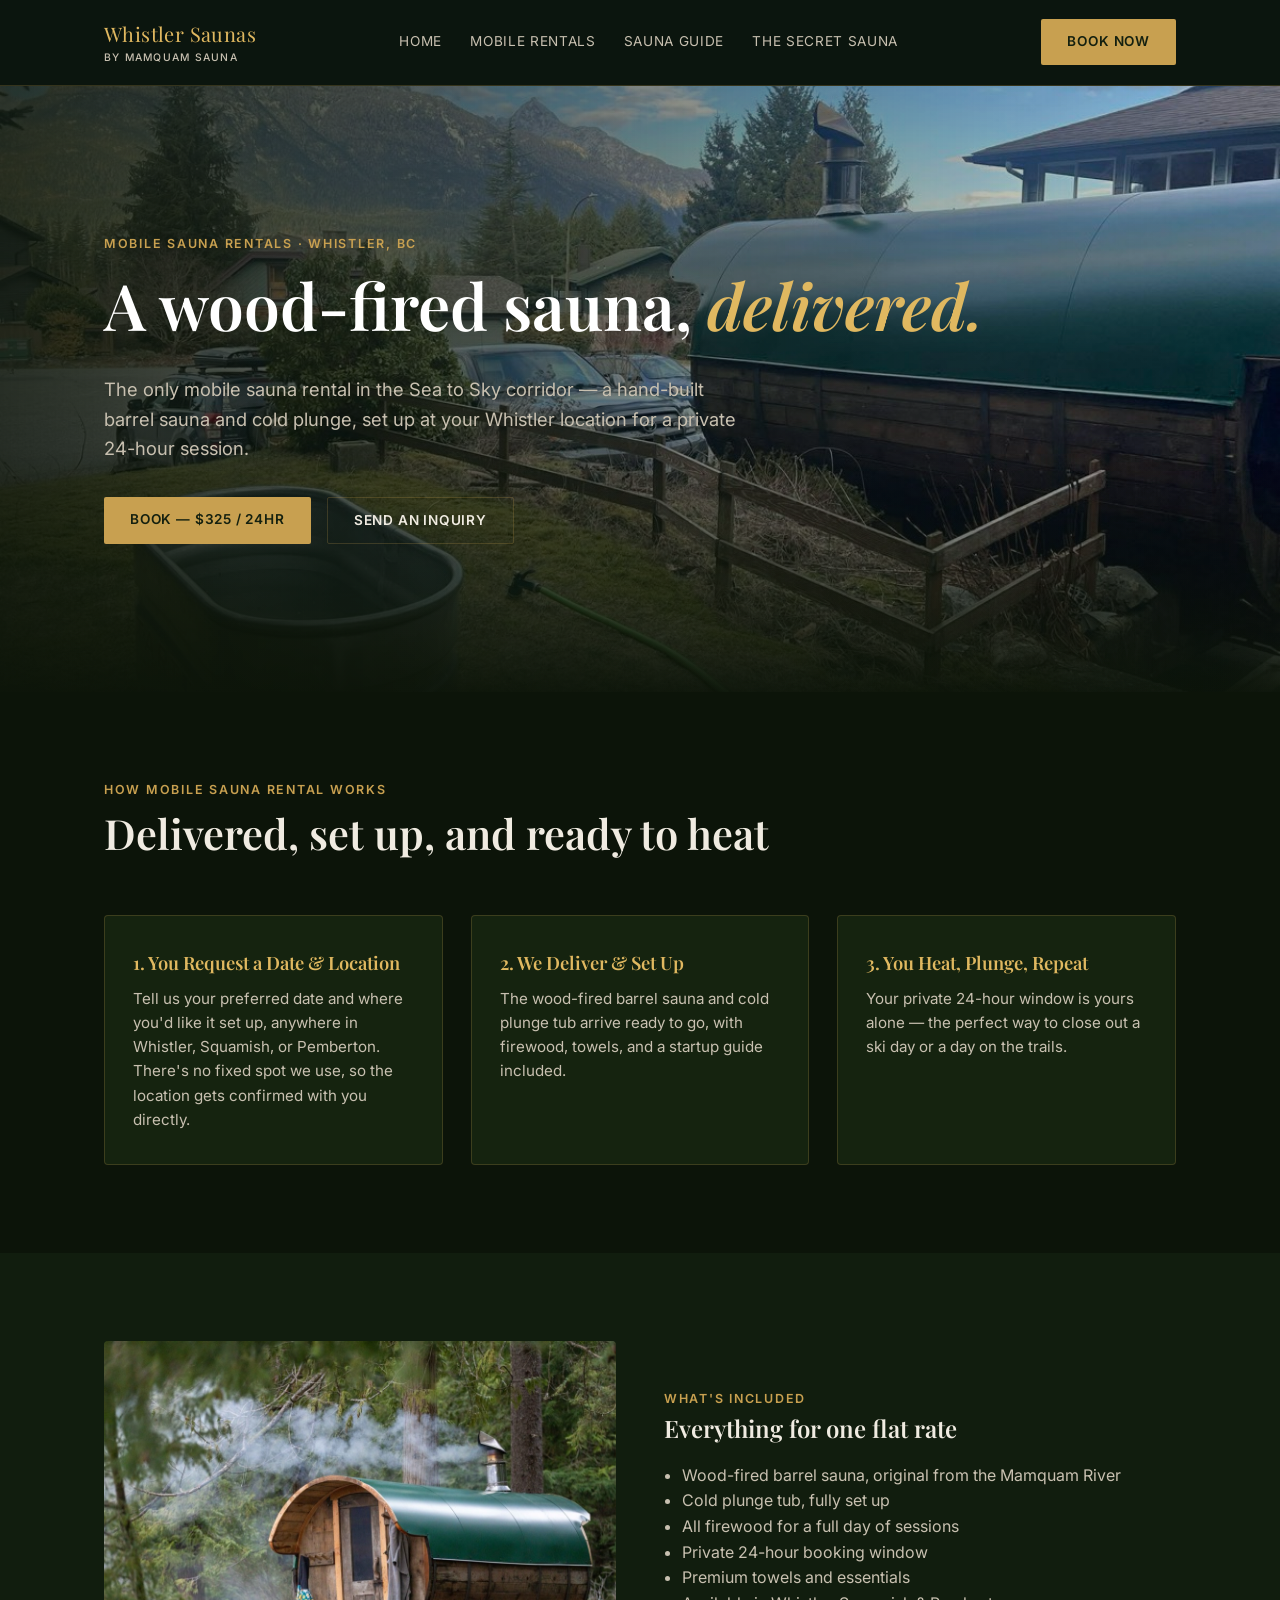
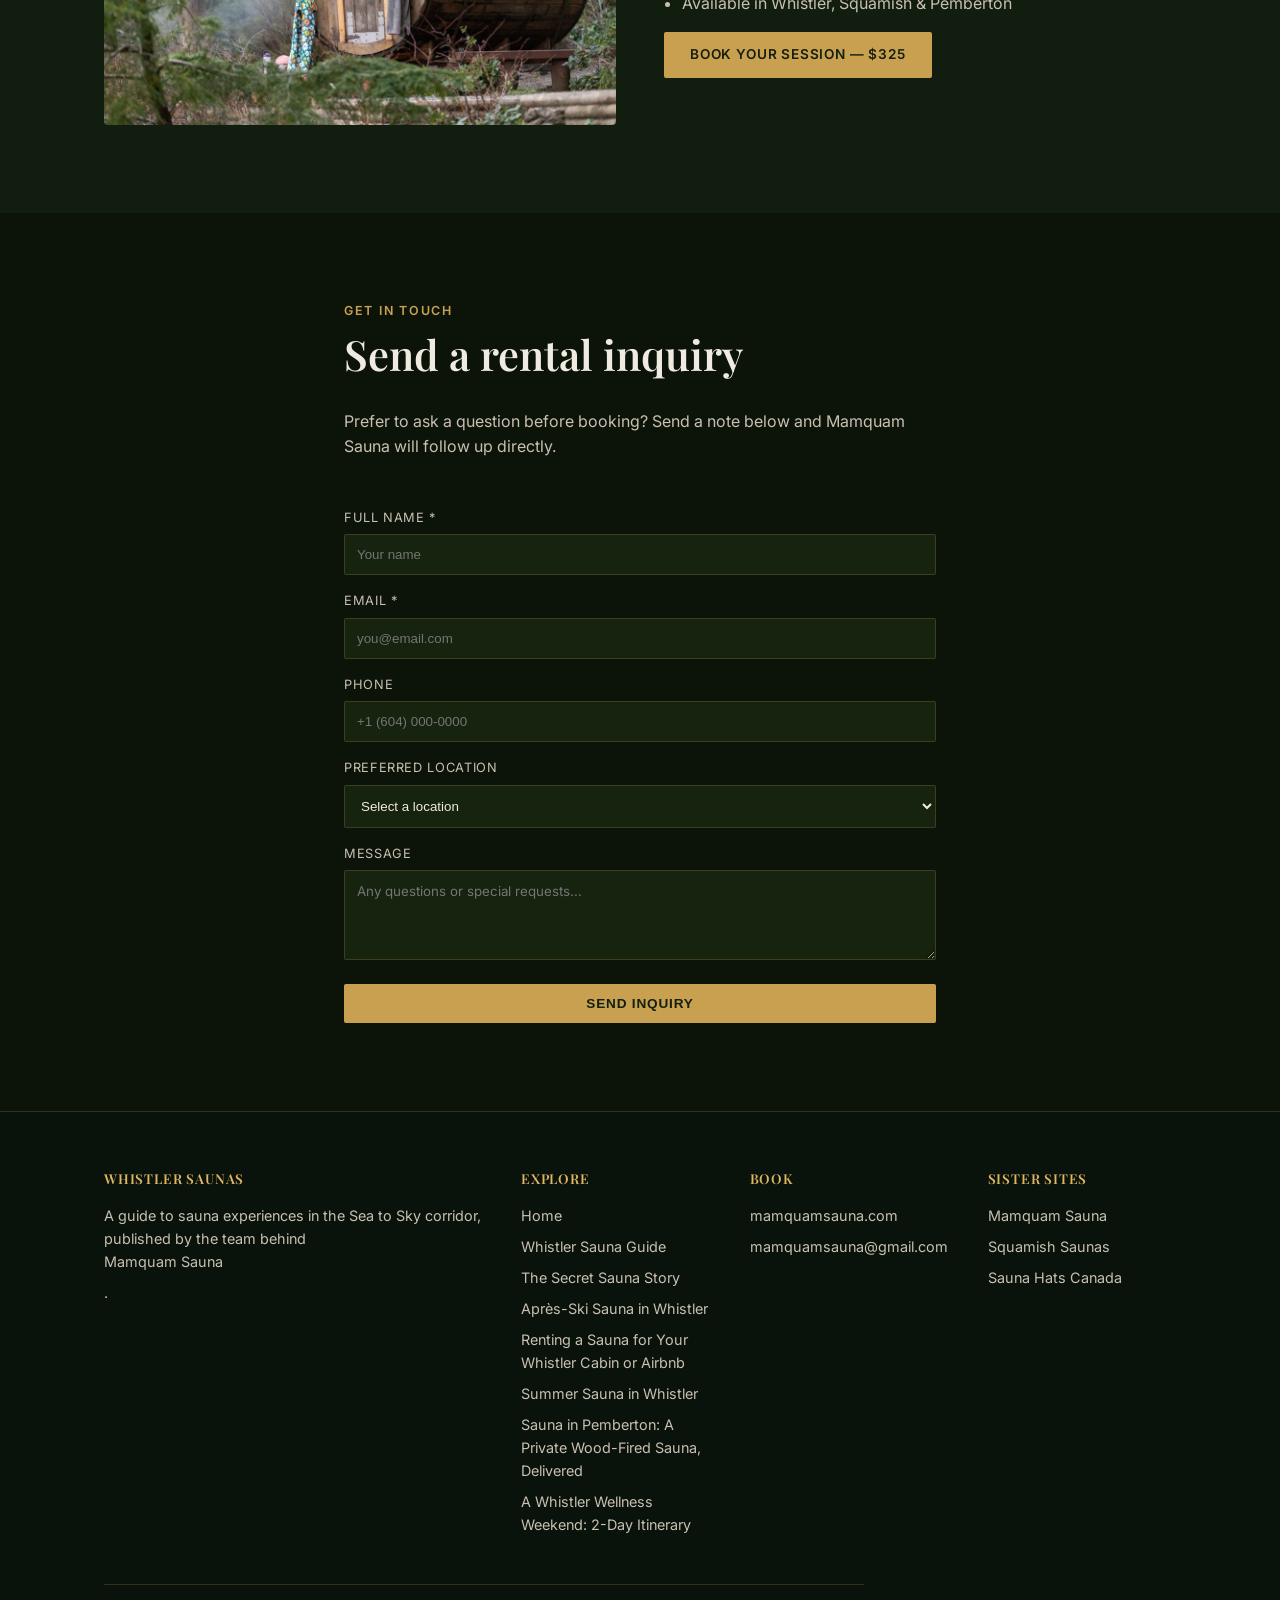
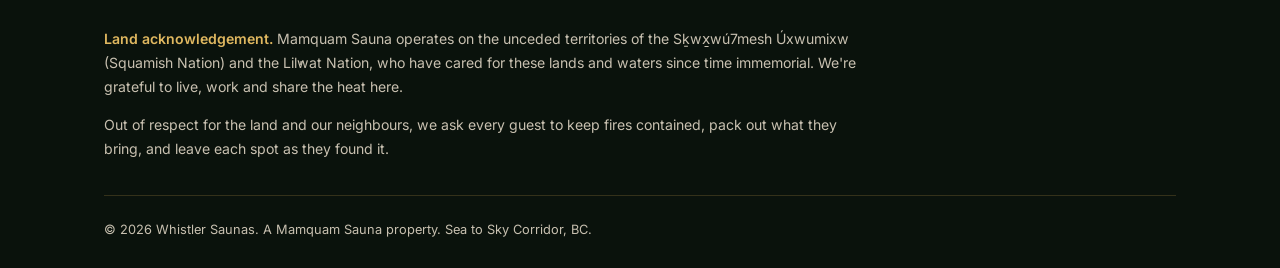
<file: mobile-sauna-rentals-whistler.html>
<!DOCTYPE html>
<html lang="en">
<head>
<meta charset="UTF-8" />
<meta name="viewport" content="width=device-width, initial-scale=1.0" />
<title>Mobile Sauna Rentals Whistler | Wood-Fired Sauna &amp; Cold Plunge Delivered</title>
<meta name="description" content="Book a mobile sauna rental in Whistler, BC. Wood-fired barrel sauna, cold plunge, and firewood delivered to your location for a private 24-hour session. $325/day." />
<meta name="robots" content="index, follow" />
<link rel="canonical" href="https://www.saunawhistler.com/mobile-sauna-rentals-whistler.html" />
<meta property="og:type" content="website" />
<meta property="og:title" content="Mobile Sauna Rentals Whistler | Wood-Fired Sauna & Cold Plunge Delivered" />
<meta property="og:description" content="Book a mobile sauna rental in Whistler, BC. Wood-fired barrel sauna, cold plunge, and firewood delivered to your location." />
<meta property="og:url" content="https://www.saunawhistler.com/mobile-sauna-rentals-whistler.html" />
<link rel="stylesheet" href="style.css" />
<script type="application/ld+json">
{
  "@context": "https://schema.org",
  "@type": "Service",
  "serviceType": "Mobile Sauna Rental",
  "provider": { "@type": "LocalBusiness", "name": "Mamquam Sauna", "url": "https://www.mamquamsauna.com/" },
  "areaServed": [{ "@type": "City", "name": "Whistler" }, { "@type": "City", "name": "Squamish" }, { "@type": "City", "name": "Pemberton" }],
  "offers": { "@type": "Offer", "price": "325", "priceCurrency": "CAD" }
}
</script>
</head>
<body>

<header class="site">
  <div class="bar">
    <div class="brand">Whistler Saunas<small>By Mamquam Sauna</small></div>
    <nav class="main">
      <a href="index.html">Home</a>
      <a href="mobile-sauna-rentals-whistler.html">Mobile Rentals</a>
      <a href="whistler-saunas-guide.html">Sauna Guide</a>
      <a href="mamquam-sauna.html">The Secret Sauna</a>
    </nav>
    <button class="hamburger" type="button" aria-label="Menu" aria-expanded="false">&#9776;</button>
    <a href="https://rentedlocal.com/book-appointment?embed_key=mamquamsauna-f3160d" class="btn" data-book>Book Now</a>
  </div>
</header>

<section class="hero" style="min-height:56vh; background-image:url('img/sauna-delivered.jpg');">
  <div class="wrap">
    <div class="eyebrow">Mobile Sauna Rentals · Whistler, BC</div>
    <h1>A wood-fired sauna, <em>delivered.</em></h1>
    <p class="lead">The only mobile sauna rental in the Sea to Sky corridor — a hand-built barrel sauna and cold plunge, set up at your Whistler location for a private 24-hour session.</p>
    <div class="cta-row">
      <a href="https://rentedlocal.com/book-appointment?embed_key=mamquamsauna-f3160d" class="btn" data-book>Book — $325 / 24hr</a>
      <a href="#inquire" class="btn ghost">Send an Inquiry</a>
    </div>
  </div>
</section>

<section>
  <div class="wrap">
    <div class="section-head">
      <div class="eyebrow">How Mobile Sauna Rental Works</div>
      <h2>Delivered, set up, and ready to heat</h2>
    </div>
    <div class="grid-3">
      <div class="card">
        <h3>1. You Request a Date &amp; Location</h3>
        <p>Tell us your preferred date and where you'd like it set up, anywhere in Whistler, Squamish, or Pemberton. There's no fixed spot we use, so the location gets confirmed with you directly.</p>
      </div>
      <div class="card">
        <h3>2. We Deliver &amp; Set Up</h3>
        <p>The wood-fired barrel sauna and cold plunge tub arrive ready to go, with firewood, towels, and a startup guide included.</p>
      </div>
      <div class="card">
        <h3>3. You Heat, Plunge, Repeat</h3>
        <p>Your private 24-hour window is yours alone — the perfect way to close out a ski day or a day on the trails.</p>
      </div>
    </div>
  </div>
</section>

<section class="alt">
  <div class="wrap grid-2">
    <img class="rounded" src="img/sauna-steam.jpg" alt="Wood-fired barrel sauna with a green roof and smoke rising from the chimney among cedar trees" loading="lazy" />
    <div>
      <div class="eyebrow">What's Included</div>
      <h2>Everything for one flat rate</h2>
      <ul style="color:var(--text-dim); padding-left:1.1em;">
        <li>Wood-fired barrel sauna, original from the Mamquam River</li>
        <li>Cold plunge tub, fully set up</li>
        <li>All firewood for a full day of sessions</li>
        <li>Private 24-hour booking window</li>
        <li>Premium towels and essentials</li>
        <li>Available in Whistler, Squamish &amp; Pemberton</li>
      </ul>
      <a href="https://rentedlocal.com/book-appointment?embed_key=mamquamsauna-f3160d" class="btn" data-book>Book Your Session — $325</a>
    </div>
  </div>
</section>

<section id="inquire">
  <div class="wrap" style="max-width:640px;">
    <div class="section-head">
      <div class="eyebrow">Get In Touch</div>
      <h2>Send a rental inquiry</h2>
      <p style="color:var(--text-dim)">Prefer to ask a question before booking? Send a note below and Mamquam Sauna will follow up directly.</p>
    </div>
    <form data-inquiry-form>
      <div style="margin-bottom:16px;">
        <label style="display:block; font-size:0.8rem; text-transform:uppercase; letter-spacing:0.05em; color:var(--text-dim); margin-bottom:6px;">Full Name *</label>
        <input required name="name" type="text" placeholder="Your name" style="width:100%; padding:12px; background:var(--panel); border:1px solid var(--border); color:var(--text); border-radius:2px;" />
      </div>
      <div style="margin-bottom:16px;">
        <label style="display:block; font-size:0.8rem; text-transform:uppercase; letter-spacing:0.05em; color:var(--text-dim); margin-bottom:6px;">Email *</label>
        <input required name="email" type="email" placeholder="you@email.com" style="width:100%; padding:12px; background:var(--panel); border:1px solid var(--border); color:var(--text); border-radius:2px;" />
      </div>
      <div style="margin-bottom:16px;">
        <label style="display:block; font-size:0.8rem; text-transform:uppercase; letter-spacing:0.05em; color:var(--text-dim); margin-bottom:6px;">Phone</label>
        <input name="phone" type="tel" placeholder="+1 (604) 000-0000" style="width:100%; padding:12px; background:var(--panel); border:1px solid var(--border); color:var(--text); border-radius:2px;" />
      </div>
      <div style="margin-bottom:16px;">
        <label style="display:block; font-size:0.8rem; text-transform:uppercase; letter-spacing:0.05em; color:var(--text-dim); margin-bottom:6px;">Preferred Location</label>
        <select name="location" style="width:100%; padding:12px; background:var(--panel); border:1px solid var(--border); color:var(--text); border-radius:2px;">
          <option value="">Select a location</option>
          <option value="whistler">Whistler</option>
          <option value="squamish">Squamish</option>
          <option value="pemberton">Pemberton</option>
        </select>
      </div>
      <div style="margin-bottom:16px;">
        <label style="display:block; font-size:0.8rem; text-transform:uppercase; letter-spacing:0.05em; color:var(--text-dim); margin-bottom:6px;">Message</label>
        <textarea name="message" rows="4" placeholder="Any questions or special requests..." style="width:100%; padding:12px; background:var(--panel); border:1px solid var(--border); color:var(--text); border-radius:2px; font-family:inherit;"></textarea>
      </div>
      <button type="submit" class="btn" style="width:100%;">Send Inquiry</button>
    </form>
    <div class="form-success" hidden style="text-align:center; padding:32px 0;">
      <h3 style="color:var(--gold-bright);">Inquiry Sent</h3>
      <p style="color:var(--text-dim)">Mamquam Sauna will be in touch shortly.</p>
    </div>
  </div>
</section>

<footer class="site">
  <div class="wrap">
    <div class="footer-grid">
      <div>
        <h4>Whistler Saunas</h4>
        <p>A guide to sauna experiences in the Sea to Sky corridor, published by the team behind <a href="https://www.mamquamsauna.com/">Mamquam Sauna</a>.</p>
      </div>
      <div>
        <h4>Explore</h4>
        <a href="index.html">Home</a>
        <a href="whistler-saunas-guide.html">Whistler Sauna Guide</a>
        <a href="mamquam-sauna.html">The Secret Sauna Story</a>
        <a href="apres-ski-sauna-whistler.html">Après-Ski Sauna in Whistler</a>
        <a href="sauna-rental-whistler-cabin-airbnb.html">Renting a Sauna for Your Whistler Cabin or Airbnb</a>
        <a href="summer-sauna-whistler.html">Summer Sauna in Whistler</a>
        <a href="pemberton-sauna-rental.html">Sauna in Pemberton: A Private Wood-Fired Sauna, Delivered</a>
        <a href="whistler-wellness-weekend.html">A Whistler Wellness Weekend: 2-Day Itinerary</a>
      </div>
      <div>
        <h4>Book</h4>
        <a href="https://www.mamquamsauna.com/">mamquamsauna.com</a>
        <a href="mailto:mamquamsauna@gmail.com">mamquamsauna@gmail.com</a>
      </div>
      <div>
        <h4>Sister Sites</h4>
        <a href="https://www.mamquamsauna.com/">Mamquam Sauna</a>
        <a href="https://www.saunasquamish.com/">Squamish Saunas</a>
        <a href="https://saunahatcanada.com/">Sauna Hats Canada</a>
      </div>
    </div>
    <div class="land-ack">
      <p><strong>Land acknowledgement.</strong> Mamquam Sauna operates on the unceded territories of the Sḵwx̱wú7mesh Úxwumixw (Squamish Nation) and the Lil̓wat Nation, who have cared for these lands and waters since time immemorial. We're grateful to live, work and share the heat here.</p>
      <p>Out of respect for the land and our neighbours, we ask every guest to keep fires contained, pack out what they bring, and leave each spot as they found it.</p>
    </div>
    <div class="footer-bottom">
      <span>&copy; 2026 Whistler Saunas. A Mamquam Sauna property. Sea to Sky Corridor, BC.</span>
    </div>
  </div>
</footer>

<script src="booking.js"></script>
<script src="https://rentedlocal.com/rented-local-widget.js" data-embed-key="mamquamsauna-f3160d" data-embed-auto="false" defer></script>
<script src="https://sauna-chat.thefulltimehobby.workers.dev/widget.js" defer></script>
<script src="site.js" defer></script>
<!-- Cloudflare Web Analytics --><script defer src='https://static.cloudflareinsights.com/beacon.min.js' data-cf-beacon='{"token": "db06bb6c905c46f0a8a3f0b2accabcf7"}'></script><!-- End Cloudflare Web Analytics -->
</body>
</html>
</file>
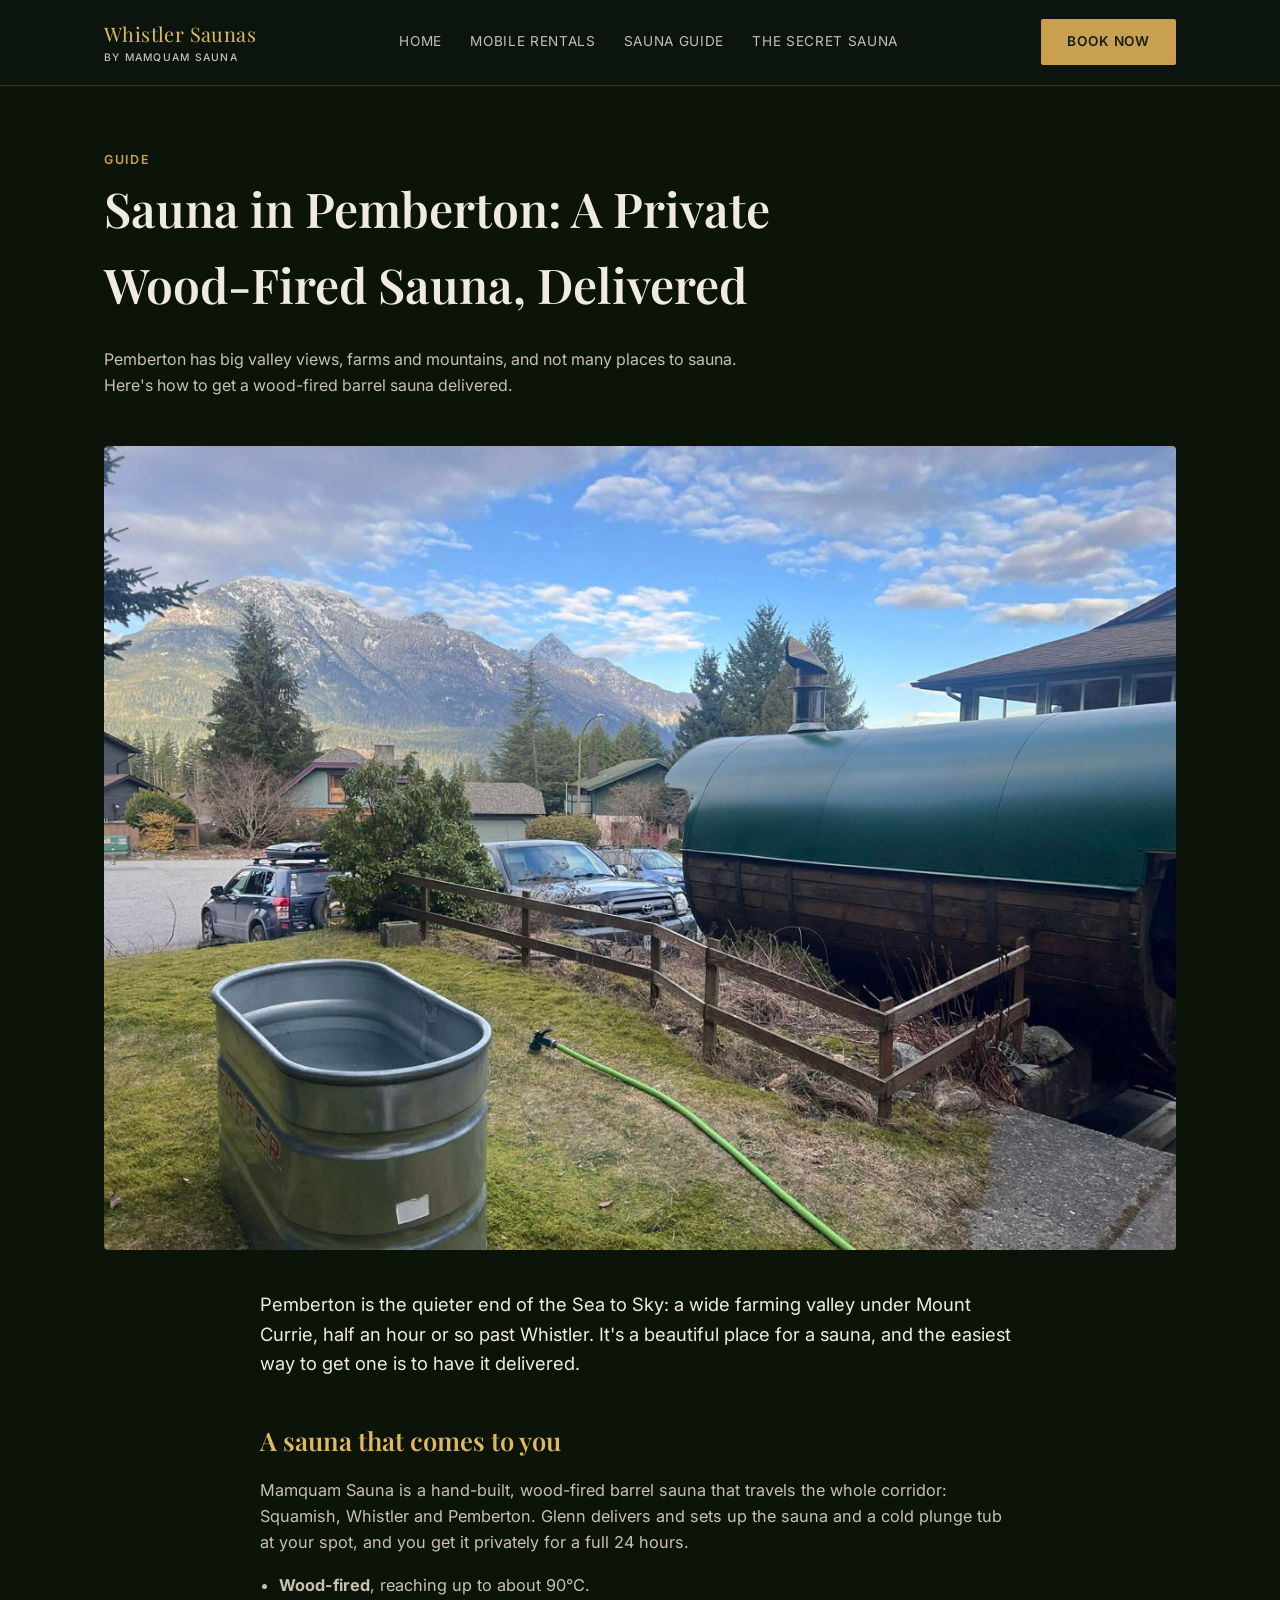
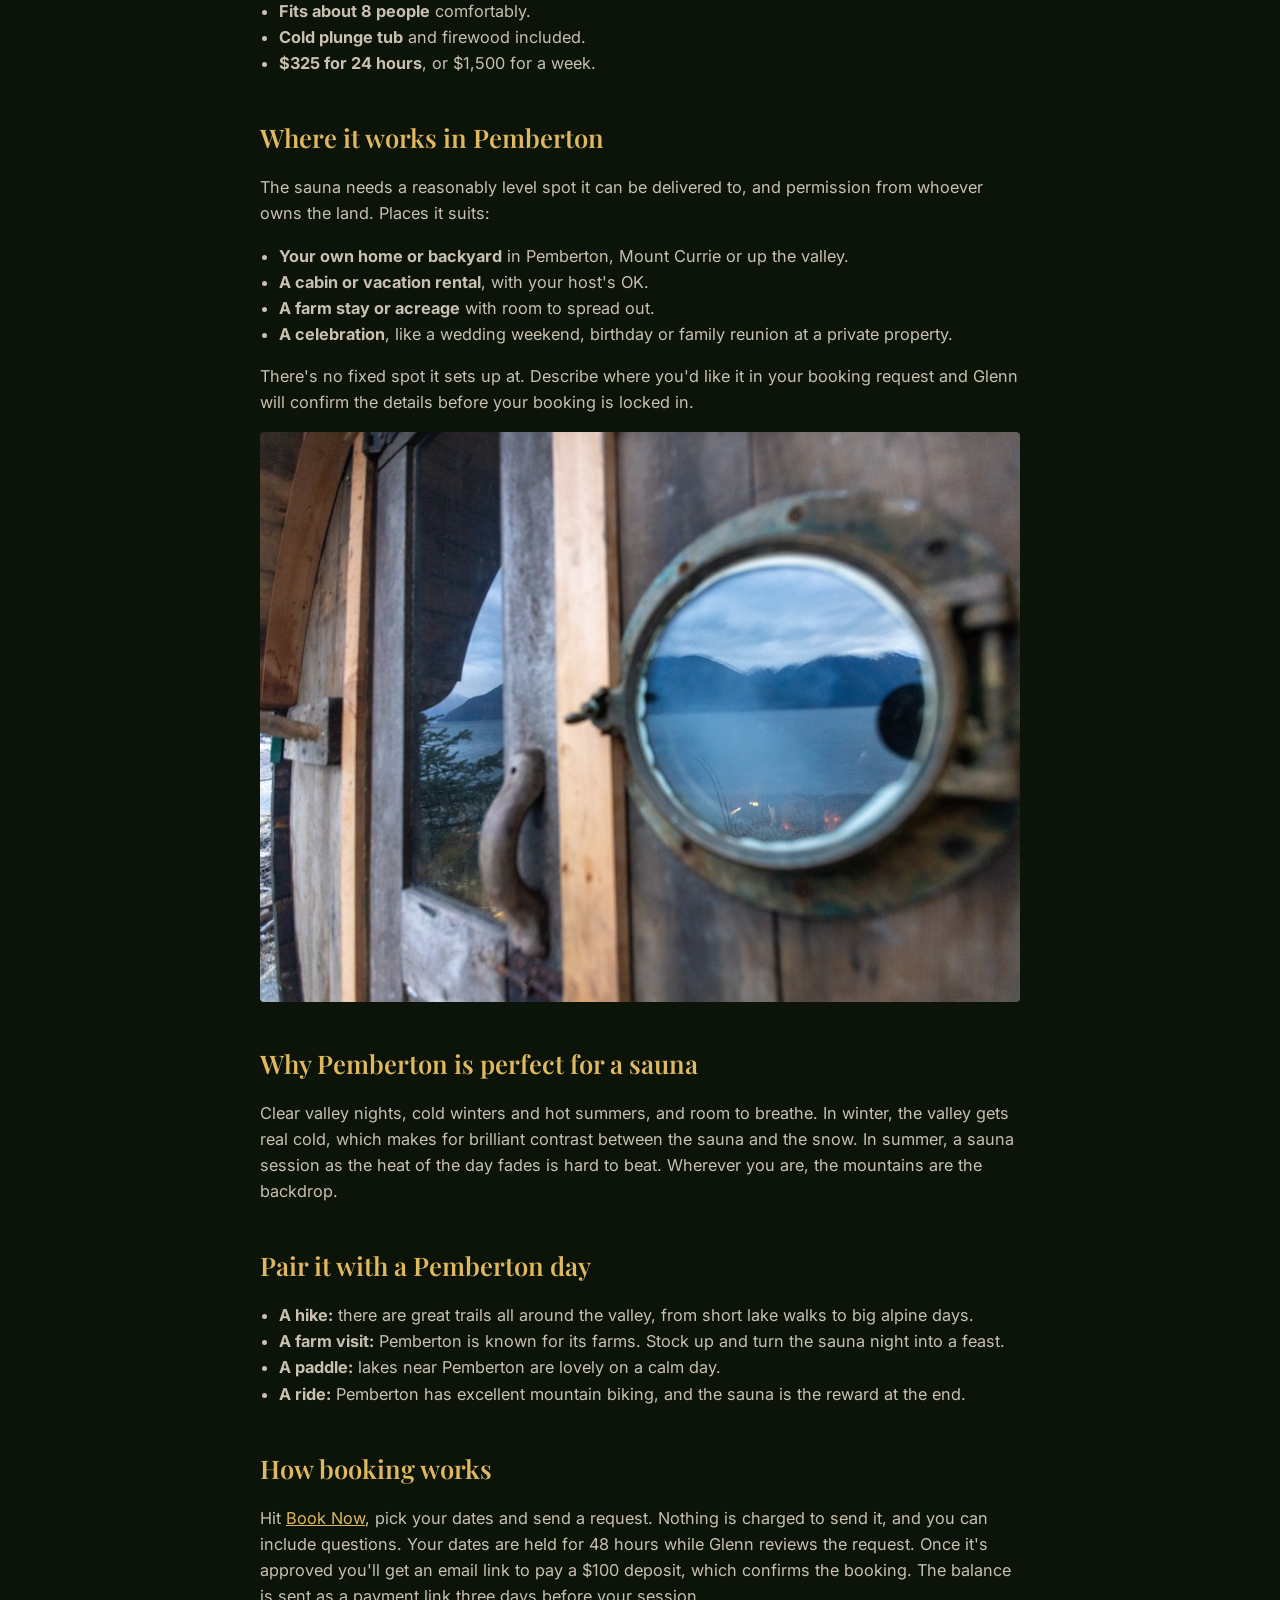
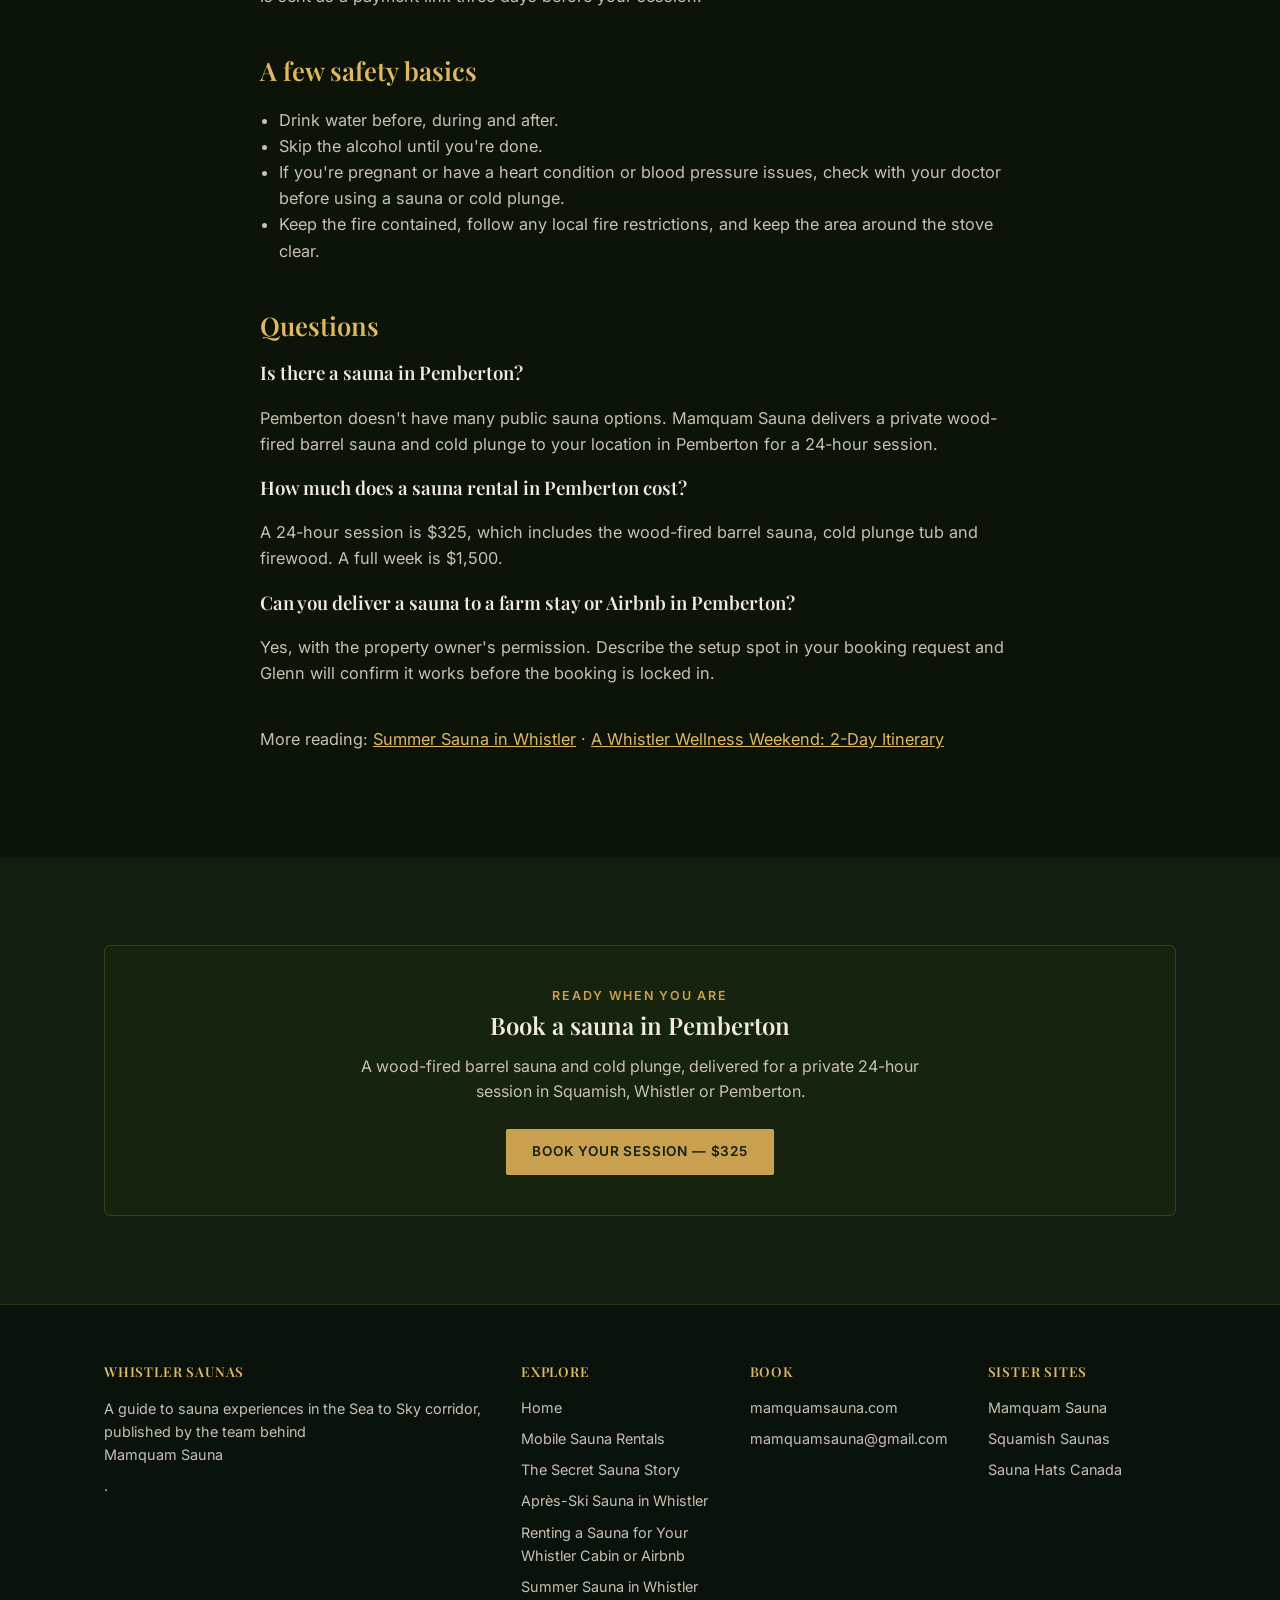
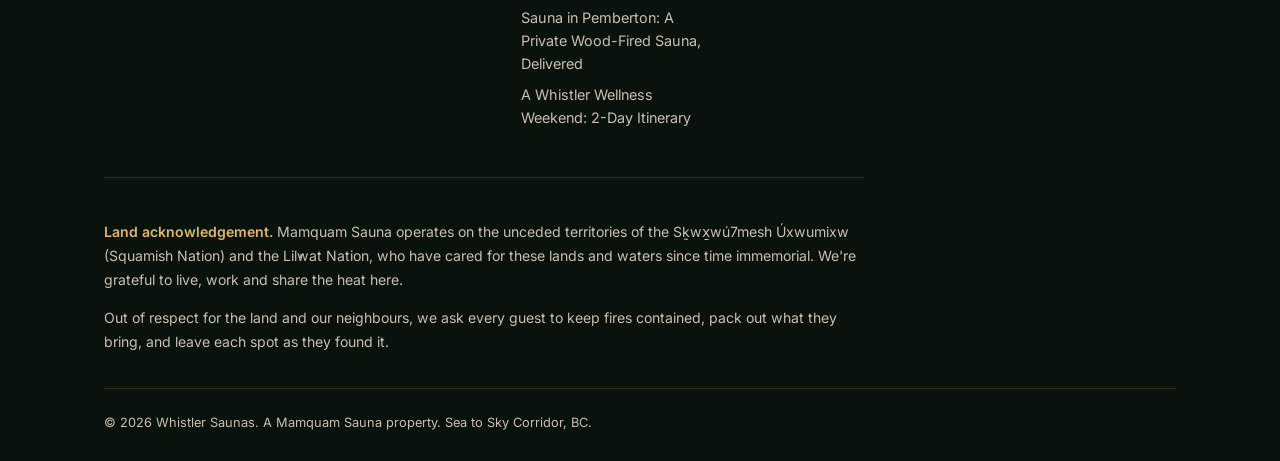
<file: pemberton-sauna-rental.html>
<!DOCTYPE html>
<html lang="en">
<head>
<meta charset="UTF-8" />
<meta name="viewport" content="width=device-width, initial-scale=1.0" />
<title>Sauna in Pemberton: A Private Wood-Fired Sauna for Your Farm Stay, Cabin or Backyard</title>
<meta name="description" content="Looking for a sauna in Pemberton, BC? Mamquam Sauna delivers a wood-fired barrel sauna and cold plunge for a private 24-hour session at your home, cabin, farm stay or rental in Pemberton." />
<meta name="robots" content="index, follow" />
<link rel="canonical" href="https://www.saunawhistler.com/pemberton-sauna-rental.html" />
<link rel="stylesheet" href="style.css" />
<meta property="og:type" content="article">
<meta property="og:title" content="Sauna in Pemberton: A Private Wood-Fired Sauna for Your Farm Stay, Cabin or Backyard">
<meta property="og:description" content="Looking for a sauna in Pemberton, BC? Mamquam Sauna delivers a wood-fired barrel sauna and cold plunge for a private 24-hour session at your home, cabin, farm stay or rental in Pemberton.">
<meta property="og:url" content="https://www.saunawhistler.com/pemberton-sauna-rental.html">
<meta property="og:image" content="https://www.saunawhistler.com/img/sauna-delivered.jpg">
<script type="application/ld+json">
{
  "@context": "https://schema.org",
  "@type": "BlogPosting",
  "headline": "Sauna in Pemberton: A Private Wood-Fired Sauna for Your Farm Stay, Cabin or Backyard",
  "description": "Looking for a sauna in Pemberton, BC? Mamquam Sauna delivers a wood-fired barrel sauna and cold plunge for a private 24-hour session at your home, cabin, farm stay or rental in Pemberton.",
  "image": "https://www.saunawhistler.com/img/sauna-delivered.jpg",
  "datePublished": "2026-10-21",
  "dateModified": "2026-10-21",
  "author": {
    "@type": "Organization",
    "name": "Mamquam Sauna"
  },
  "publisher": {
    "@type": "Organization",
    "name": "Whistler Saunas"
  },
  "mainEntityOfPage": "https://www.saunawhistler.com/pemberton-sauna-rental.html"
}
</script>
<script type="application/ld+json">
{
  "@context": "https://schema.org",
  "@type": "FAQPage",
  "mainEntity": [
    {
      "@type": "Question",
      "name": "Is there a sauna in Pemberton?",
      "acceptedAnswer": {
        "@type": "Answer",
        "text": "Pemberton doesn't have many public sauna options. Mamquam Sauna delivers a private wood-fired barrel sauna and cold plunge to your location in Pemberton for a 24-hour session."
      }
    },
    {
      "@type": "Question",
      "name": "How much does a sauna rental in Pemberton cost?",
      "acceptedAnswer": {
        "@type": "Answer",
        "text": "A 24-hour session is $325, which includes the wood-fired barrel sauna, cold plunge tub and firewood. A full week is $1,500."
      }
    },
    {
      "@type": "Question",
      "name": "Can you deliver a sauna to a farm stay or Airbnb in Pemberton?",
      "acceptedAnswer": {
        "@type": "Answer",
        "text": "Yes, with the property owner's permission. Describe the setup spot in your booking request and Glenn will confirm it works before the booking is locked in."
      }
    }
  ]
}
</script>
</head>
<body>

<header class="site">
  <div class="bar">
    <div class="brand">Whistler Saunas<small>By Mamquam Sauna</small></div>
    <nav class="main">
      <a href="index.html">Home</a>
      <a href="mobile-sauna-rentals-whistler.html">Mobile Rentals</a>
      <a href="whistler-saunas-guide.html">Sauna Guide</a>
      <a href="mamquam-sauna.html">The Secret Sauna</a>
    </nav>
    <button class="hamburger" type="button" aria-label="Menu" aria-expanded="false">&#9776;</button>
    <a href="https://rentedlocal.com/book-appointment?embed_key=mamquamsauna-f3160d" class="btn" data-book>Book Now</a>
  </div>
</header>

<section style="padding-top:64px; padding-bottom:32px;">
  <div class="wrap">
    <div class="eyebrow">Guide</div>
    <h1 style="font-size:clamp(2rem,4vw,3rem); max-width:820px;">Sauna in Pemberton: A Private Wood-Fired Sauna, Delivered</h1>
    <p style="color:var(--text-dim); max-width:680px;">Pemberton has big valley views, farms and mountains, and not many places to sauna. Here's how to get a wood-fired barrel sauna delivered.</p>
  </div>
</section>

<section style="padding-top:0;">
  <div class="wrap">
    <img class="rounded" style="margin-bottom:40px;" src="img/sauna-delivered.jpg" alt="The barrel sauna being delivered and set up" loading="lazy" />
    <article class="guide">

      <p class="lead">Pemberton is the quieter end of the Sea to Sky: a wide farming valley under Mount Currie, half an hour or so past Whistler. It's a beautiful place for a sauna, and the easiest way to get one is to have it delivered.</p>

      <h2>A sauna that comes to you</h2>
      <p>Mamquam Sauna is a hand-built, wood-fired barrel sauna that travels the whole corridor: Squamish, Whistler and Pemberton. Glenn delivers and sets up the sauna and a cold plunge tub at your spot, and you get it privately for a full 24 hours.</p>
      <ul>
        <li><strong>Wood-fired</strong>, reaching up to about 90°C.</li>
        <li><strong>Fits about 8 people</strong> comfortably.</li>
        <li><strong>Cold plunge tub</strong> and firewood included.</li>
        <li><strong>$325 for 24 hours</strong>, or $1,500 for a week.</li>
      </ul>

      <h2>Where it works in Pemberton</h2>
      <p>The sauna needs a reasonably level spot it can be delivered to, and permission from whoever owns the land. Places it suits:</p>
      <ul>
        <li><strong>Your own home or backyard</strong> in Pemberton, Mount Currie or up the valley.</li>
        <li><strong>A cabin or vacation rental</strong>, with your host's OK.</li>
        <li><strong>A farm stay or acreage</strong> with room to spread out.</li>
        <li><strong>A celebration</strong>, like a wedding weekend, birthday or family reunion at a private property.</li>
      </ul>
      <p>There's no fixed spot it sets up at. Describe where you'd like it in your booking request and Glenn will confirm the details before your booking is locked in.</p>
      <img class="rounded" style="margin:12px 0 28px;" src="img/sauna-porthole.jpg" alt="Looking out through the porthole window of the barrel sauna" loading="lazy" />

      <h2>Why Pemberton is perfect for a sauna</h2>
      <p>Clear valley nights, cold winters and hot summers, and room to breathe. In winter, the valley gets real cold, which makes for brilliant contrast between the sauna and the snow. In summer, a sauna session as the heat of the day fades is hard to beat. Wherever you are, the mountains are the backdrop.</p>

      <h2>Pair it with a Pemberton day</h2>
      <ul>
        <li><strong>A hike:</strong> there are great trails all around the valley, from short lake walks to big alpine days.</li>
        <li><strong>A farm visit:</strong> Pemberton is known for its farms. Stock up and turn the sauna night into a feast.</li>
        <li><strong>A paddle:</strong> lakes near Pemberton are lovely on a calm day.</li>
        <li><strong>A ride:</strong> Pemberton has excellent mountain biking, and the sauna is the reward at the end.</li>
      </ul>

      <h2>How booking works</h2>
      <p>Hit <a style="color:var(--gold-bright); text-decoration:underline;" href="https://rentedlocal.com/book-appointment?embed_key=mamquamsauna-f3160d" data-book>Book Now</a>, pick your dates and send a request. Nothing is charged to send it, and you can include questions. Your dates are held for 48 hours while Glenn reviews the request. Once it's approved you'll get an email link to pay a $100 deposit, which confirms the booking. The balance is sent as a payment link three days before your session.</p>

      <h2>A few safety basics</h2>
      <ul>
        <li>Drink water before, during and after.</li>
        <li>Skip the alcohol until you're done.</li>
        <li>If you're pregnant or have a heart condition or blood pressure issues, check with your doctor before using a sauna or cold plunge.</li>
        <li>Keep the fire contained, follow any local fire restrictions, and keep the area around the stove clear.</li>
      </ul>


      <h2>Questions</h2>
      <h3>Is there a sauna in Pemberton?</h3>
      <p>Pemberton doesn't have many public sauna options. Mamquam Sauna delivers a private wood-fired barrel sauna and cold plunge to your location in Pemberton for a 24-hour session.</p>
      <h3>How much does a sauna rental in Pemberton cost?</h3>
      <p>A 24-hour session is $325, which includes the wood-fired barrel sauna, cold plunge tub and firewood. A full week is $1,500.</p>
      <h3>Can you deliver a sauna to a farm stay or Airbnb in Pemberton?</h3>
      <p>Yes, with the property owner's permission. Describe the setup spot in your booking request and Glenn will confirm it works before the booking is locked in.</p>
      <p style="margin-top:40px; color:var(--text-dim);">More reading: <a href="summer-sauna-whistler.html" style="color:var(--gold-bright); text-decoration:underline;">Summer Sauna in Whistler</a> &middot; <a href="whistler-wellness-weekend.html" style="color:var(--gold-bright); text-decoration:underline;">A Whistler Wellness Weekend: 2-Day Itinerary</a></p>
    </article>
  </div>
</section>

<section class="alt">
  <div class="wrap">
    <div class="callout">
      <div class="eyebrow">Ready When You Are</div>
      <h2>Book a sauna in Pemberton</h2>
      <p>A wood-fired barrel sauna and cold plunge, delivered for a private 24-hour session in Squamish, Whistler or Pemberton.</p>
      <a href="https://rentedlocal.com/book-appointment?embed_key=mamquamsauna-f3160d" class="btn" data-book>Book Your Session — $325</a>
    </div>
  </div>
</section>

<footer class="site">
  <div class="wrap">
    <div class="footer-grid">
      <div>
        <h4>Whistler Saunas</h4>
        <p>A guide to sauna experiences in the Sea to Sky corridor, published by the team behind <a href="https://www.mamquamsauna.com/">Mamquam Sauna</a>.</p>
      </div>
      <div>
        <h4>Explore</h4>
        <a href="index.html">Home</a>
        <a href="mobile-sauna-rentals-whistler.html">Mobile Sauna Rentals</a>
        <a href="mamquam-sauna.html">The Secret Sauna Story</a>
        <a href="apres-ski-sauna-whistler.html">Après-Ski Sauna in Whistler</a>
        <a href="sauna-rental-whistler-cabin-airbnb.html">Renting a Sauna for Your Whistler Cabin or Airbnb</a>
        <a href="summer-sauna-whistler.html">Summer Sauna in Whistler</a>
        <a href="pemberton-sauna-rental.html">Sauna in Pemberton: A Private Wood-Fired Sauna, Delivered</a>
        <a href="whistler-wellness-weekend.html">A Whistler Wellness Weekend: 2-Day Itinerary</a>
      </div>
      <div>
        <h4>Book</h4>
        <a href="https://www.mamquamsauna.com/">mamquamsauna.com</a>
        <a href="mailto:mamquamsauna@gmail.com">mamquamsauna@gmail.com</a>
      </div>
      <div>
        <h4>Sister Sites</h4>
        <a href="https://www.mamquamsauna.com/">Mamquam Sauna</a>
        <a href="https://www.saunasquamish.com/">Squamish Saunas</a>
        <a href="https://saunahatcanada.com/">Sauna Hats Canada</a>
      </div>
    </div>
    <div class="land-ack">
      <p><strong>Land acknowledgement.</strong> Mamquam Sauna operates on the unceded territories of the Sḵwx̱wú7mesh Úxwumixw (Squamish Nation) and the Lil̓wat Nation, who have cared for these lands and waters since time immemorial. We're grateful to live, work and share the heat here.</p>
      <p>Out of respect for the land and our neighbours, we ask every guest to keep fires contained, pack out what they bring, and leave each spot as they found it.</p>
    </div>
    <div class="footer-bottom">
      <span>&copy; 2026 Whistler Saunas. A Mamquam Sauna property. Sea to Sky Corridor, BC.</span>
    </div>
  </div>
</footer>

<script src="https://rentedlocal.com/rented-local-widget.js" data-embed-key="mamquamsauna-f3160d" data-embed-auto="false" defer></script>
<script src="https://sauna-chat.thefulltimehobby.workers.dev/widget.js" defer></script>
<script src="site.js" defer></script>
<!-- Cloudflare Web Analytics --><script defer src='https://static.cloudflareinsights.com/beacon.min.js' data-cf-beacon='{"token": "db06bb6c905c46f0a8a3f0b2accabcf7"}'></script><!-- End Cloudflare Web Analytics -->
</body>
</html>
</file>
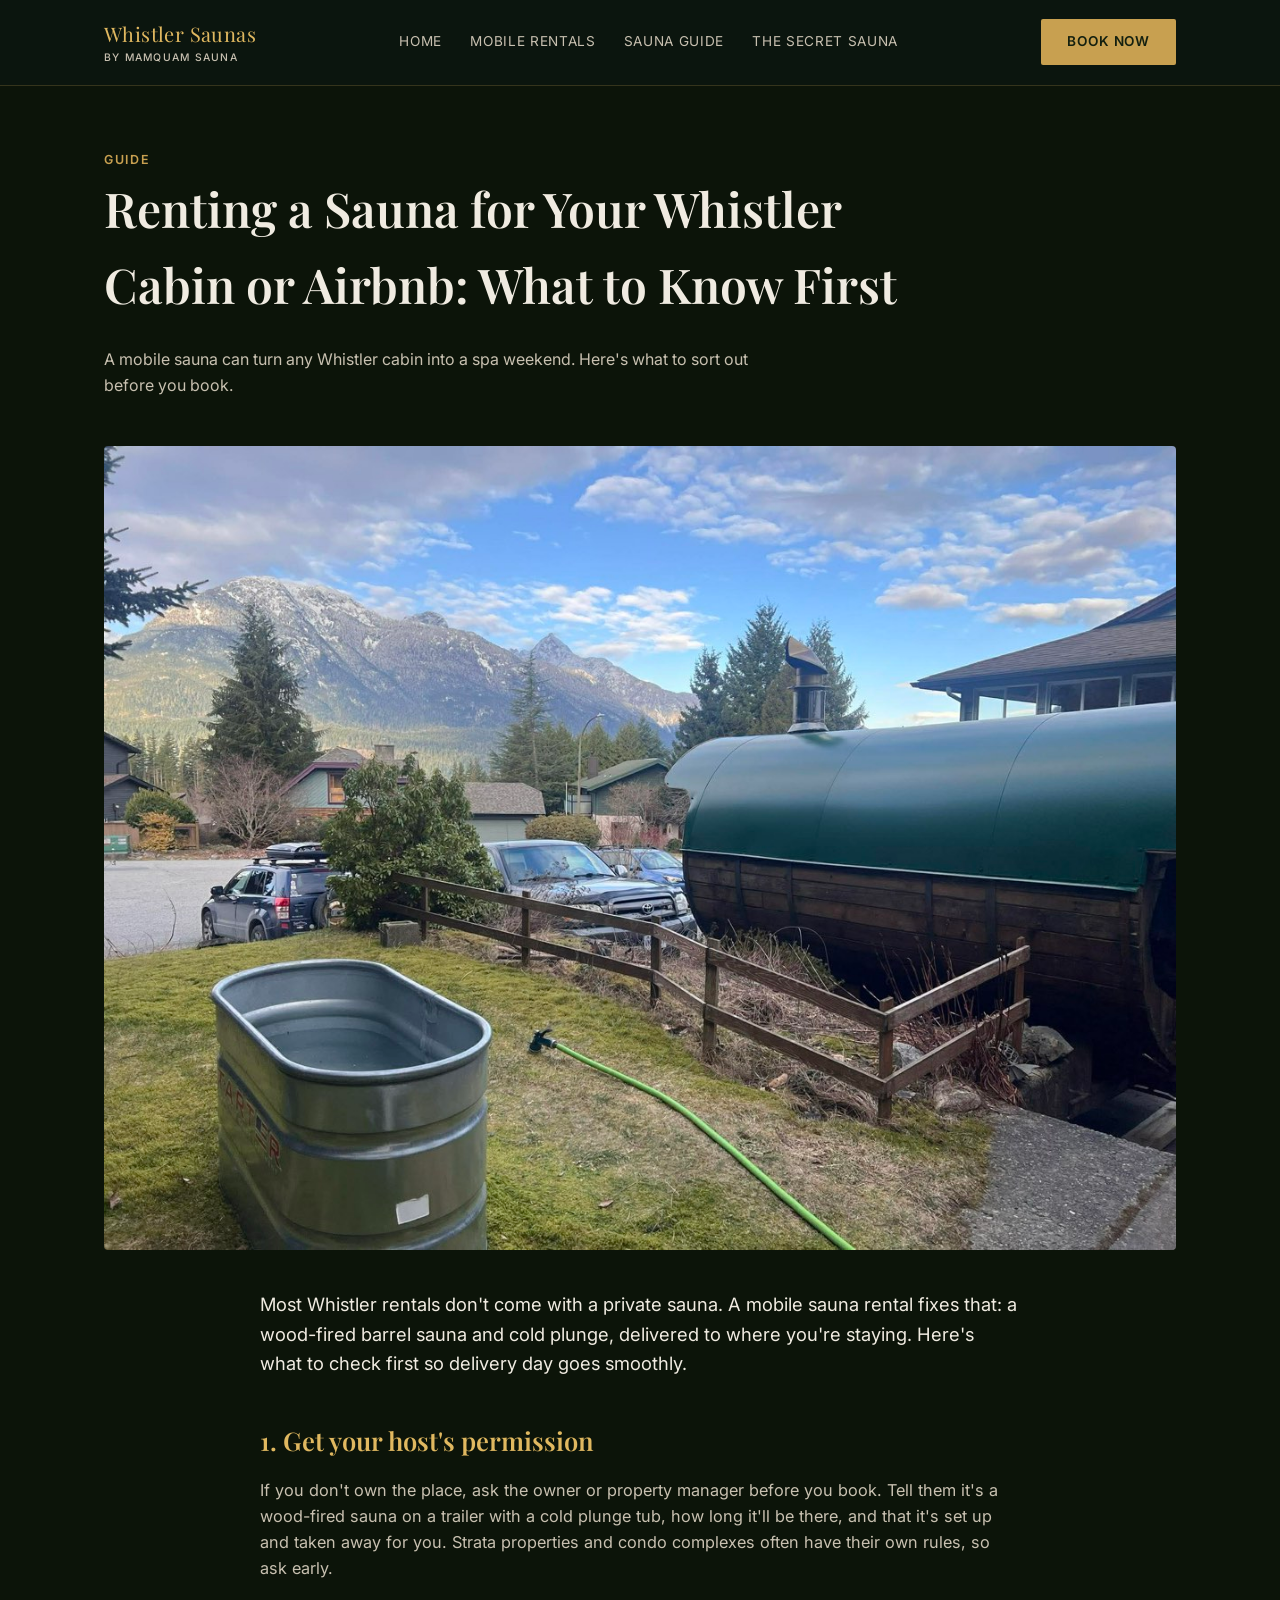
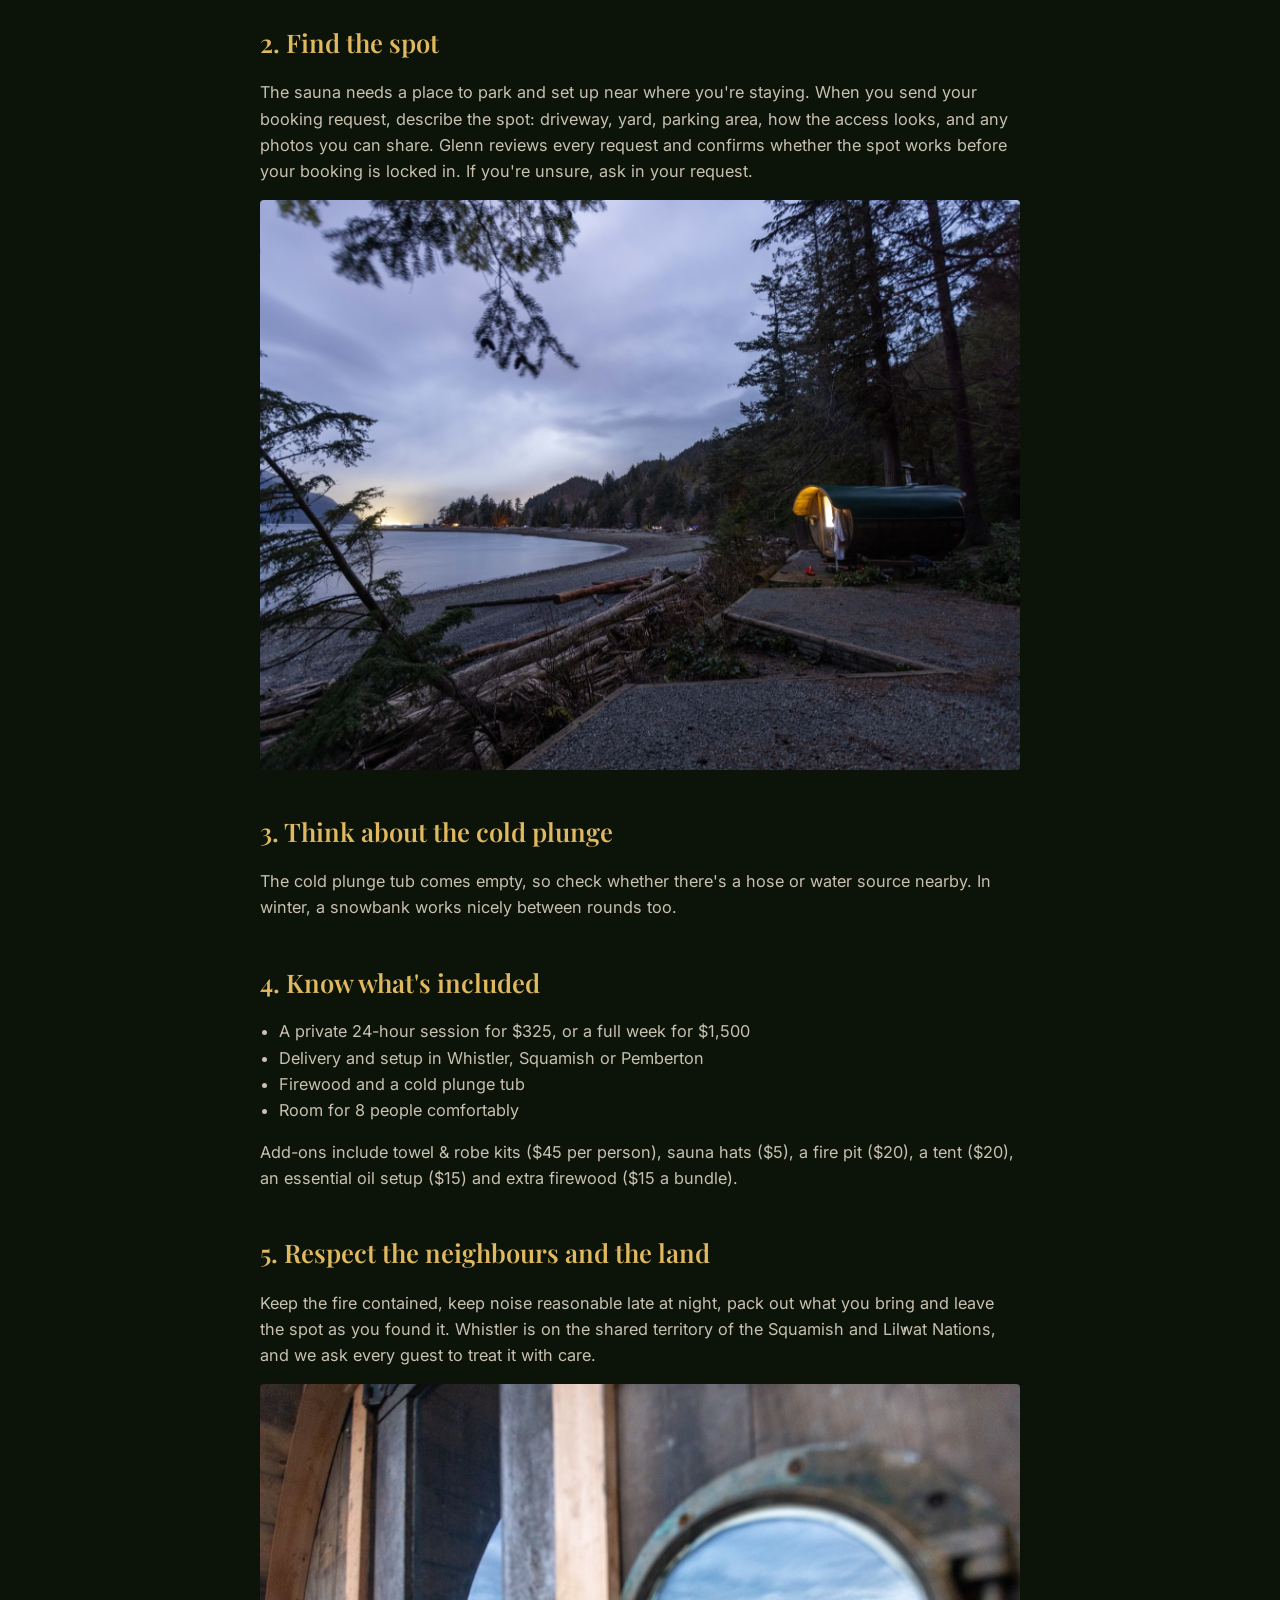
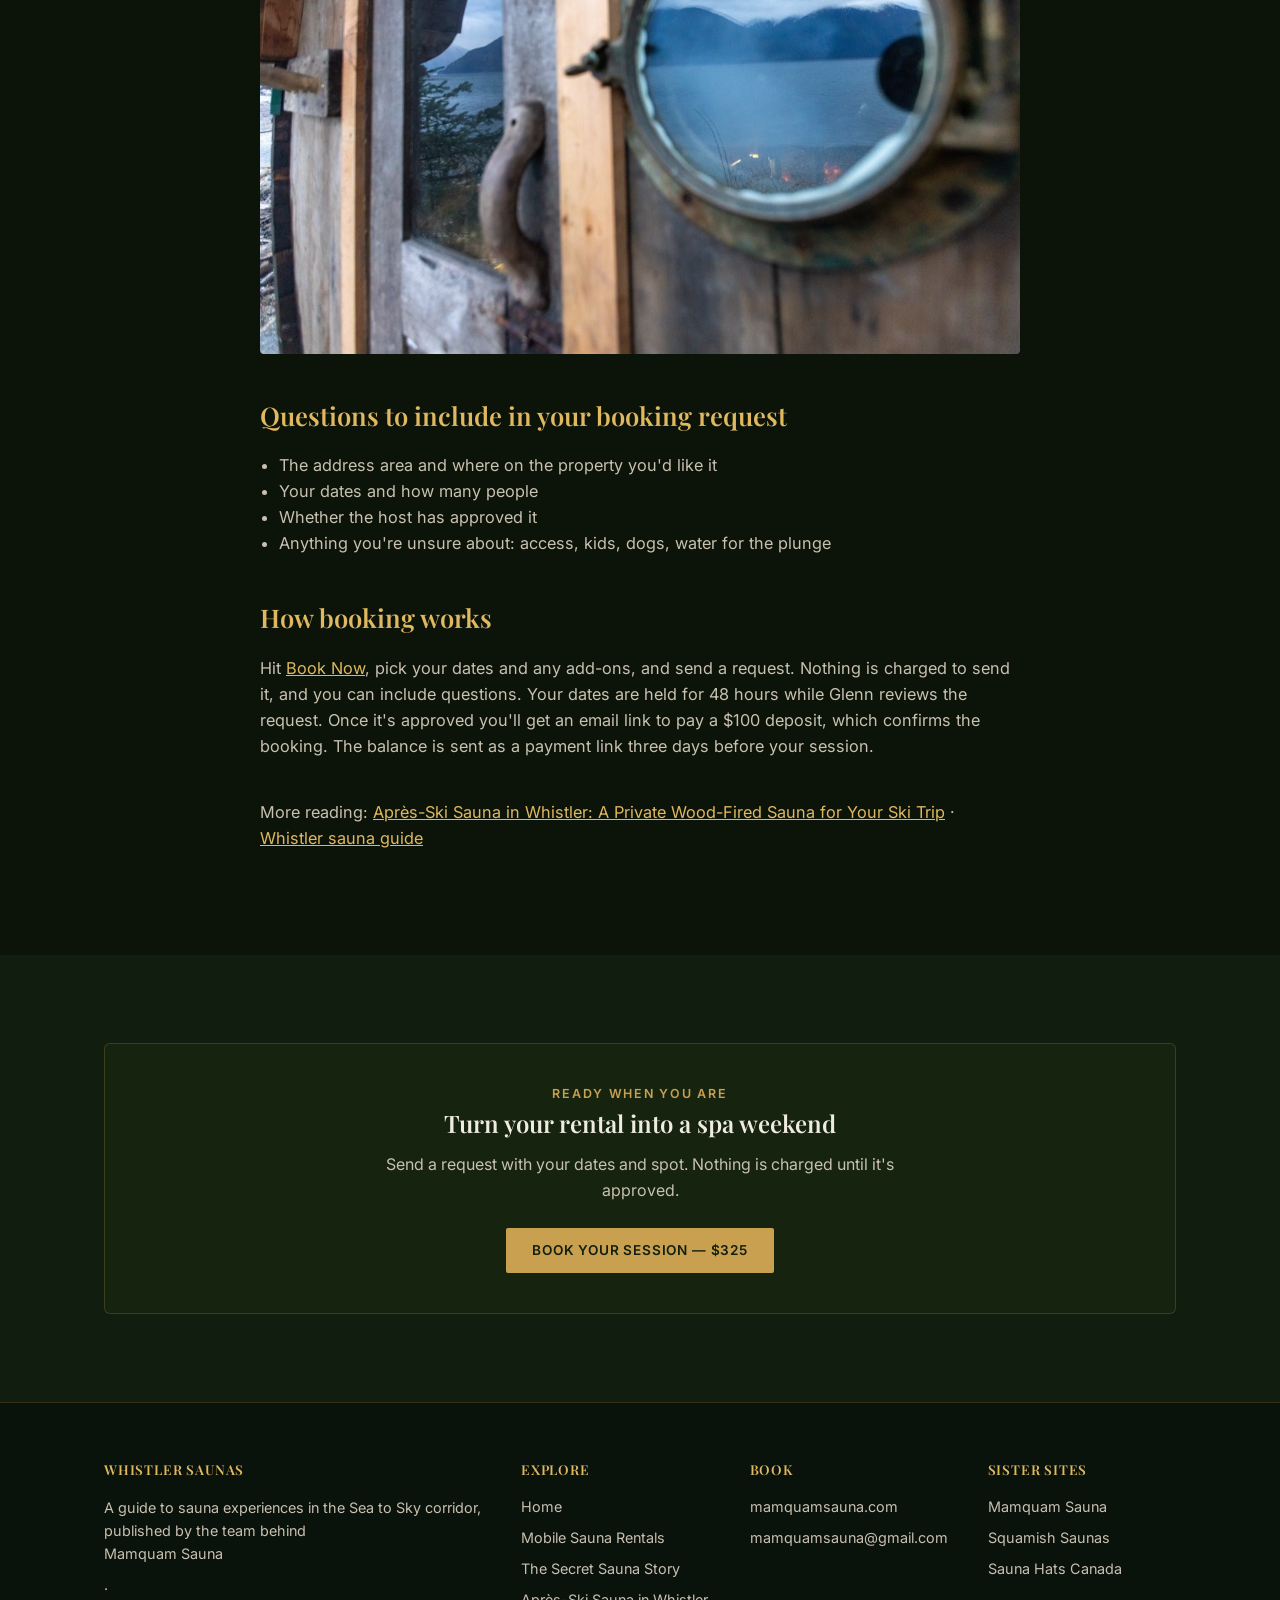
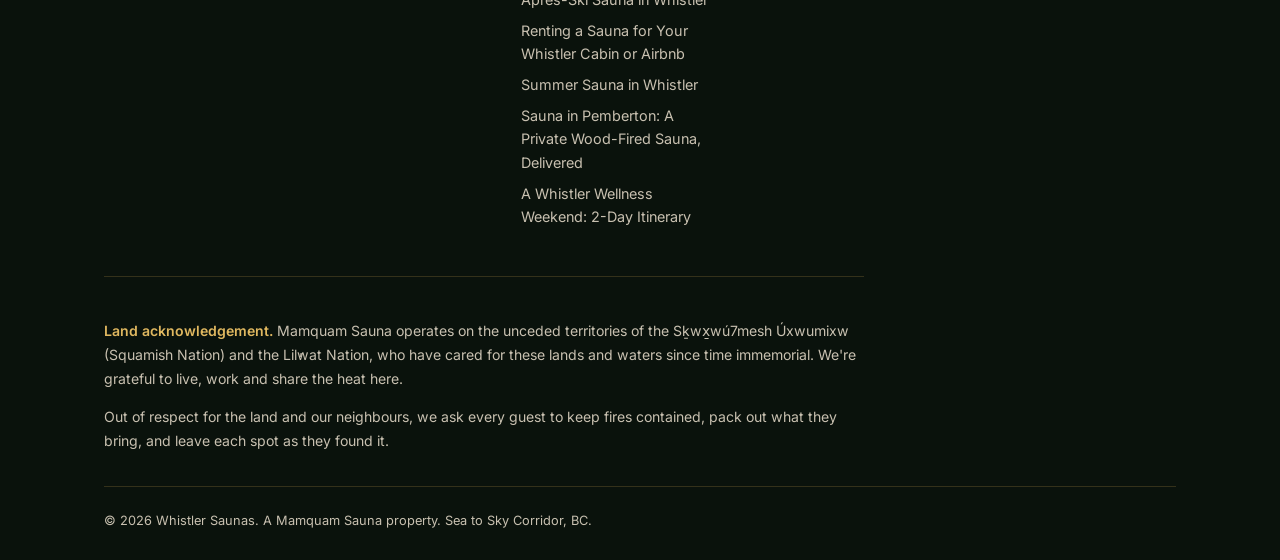
<file: sauna-rental-whistler-cabin-airbnb.html>
<!DOCTYPE html>
<html lang="en">
<head>
<meta charset="UTF-8" />
<meta name="viewport" content="width=device-width, initial-scale=1.0" />
<title>Renting a Sauna for Your Whistler Cabin or Airbnb: What to Know First</title>
<meta name="description" content="Want a private sauna at your Whistler cabin, chalet or Airbnb? What to ask your host, where the sauna can go, what's included and how mobile sauna delivery works." />
<meta name="robots" content="index, follow" />
<link rel="canonical" href="https://www.saunawhistler.com/sauna-rental-whistler-cabin-airbnb.html" />
<meta property="og:type" content="article" />
<meta property="og:title" content="Renting a Sauna for Your Whistler Cabin or Airbnb: What to Know First" />
<meta property="og:description" content="Want a private sauna at your Whistler cabin, chalet or Airbnb? What to ask your host, where the sauna can go, what's included and how mobile sauna delivery works." />
<meta property="og:url" content="https://www.saunawhistler.com/sauna-rental-whistler-cabin-airbnb.html" />
<meta property="og:image" content="https://www.saunawhistler.com/img/sauna-delivered.jpg" />
<link rel="stylesheet" href="style.css" />
<script type="application/ld+json">
{
  "@context": "https://schema.org",
  "@type": "Article",
  "headline": "Renting a Sauna for Your Whistler Cabin or Airbnb: What to Know First",
  "description": "Want a private sauna at your Whistler cabin, chalet or Airbnb? What to ask your host, where the sauna can go, what's included and how mobile sauna delivery works.",
  "image": "https://www.saunawhistler.com/img/sauna-delivered.jpg",
  "datePublished": "2026-10-19",
  "dateModified": "2026-10-19",
  "author": {
    "@type": "Organization",
    "name": "Mamquam Sauna"
  },
  "publisher": {
    "@type": "Organization",
    "name": "Whistler Saunas"
  },
  "mainEntityOfPage": "https://www.saunawhistler.com/sauna-rental-whistler-cabin-airbnb.html"
}
</script>
</head>
<body>

<header class="site">
  <div class="bar">
    <div class="brand">Whistler Saunas<small>By Mamquam Sauna</small></div>
    <nav class="main">
      <a href="index.html">Home</a>
      <a href="mobile-sauna-rentals-whistler.html">Mobile Rentals</a>
      <a href="whistler-saunas-guide.html">Sauna Guide</a>
      <a href="mamquam-sauna.html">The Secret Sauna</a>
    </nav>
    <button class="hamburger" type="button" aria-label="Menu" aria-expanded="false">&#9776;</button>
    <a href="https://rentedlocal.com/book-appointment?embed_key=mamquamsauna-f3160d" class="btn" data-book>Book Now</a>
  </div>
</header>

<section style="padding-top:64px; padding-bottom:32px;">
  <div class="wrap">
    <div class="eyebrow">Guide</div>
    <h1 style="font-size:clamp(2rem,4vw,3rem); max-width:820px;">Renting a Sauna for Your Whistler Cabin or Airbnb: What to Know First</h1>
    <p style="color:var(--text-dim); max-width:680px;">A mobile sauna can turn any Whistler cabin into a spa weekend. Here's what to sort out before you book.</p>
  </div>
</section>

<section style="padding-top:0;">
  <div class="wrap">
    <img class="rounded" style="margin-bottom:40px;" src="img/sauna-delivered.jpg" alt="The barrel sauna delivered and set up beside a house, with the cold plunge tub on the lawn" loading="lazy" />
    <article class="guide">
      <p class="lead">Most Whistler rentals don't come with a private sauna. A mobile sauna rental fixes that: a wood-fired barrel sauna and cold plunge, delivered to where you're staying. Here's what to check first so delivery day goes smoothly.</p>

      <h2>1. Get your host's permission</h2>
      <p>If you don't own the place, ask the owner or property manager before you book. Tell them it's a wood-fired sauna on a trailer with a cold plunge tub, how long it'll be there, and that it's set up and taken away for you. Strata properties and condo complexes often have their own rules, so ask early.</p>

      <h2>2. Find the spot</h2>
      <p>The sauna needs a place to park and set up near where you're staying. When you send your booking request, describe the spot: driveway, yard, parking area, how the access looks, and any photos you can share. Glenn reviews every request and confirms whether the spot works before your booking is locked in. If you're unsure, ask in your request.</p>
      <img class="rounded" style="margin:12px 0 28px;" src="img/sauna-dusk.jpg" alt="The barrel sauna glowing at dusk beside the water" loading="lazy" />

      <h2>3. Think about the cold plunge</h2>
      <p>The cold plunge tub comes empty, so check whether there's a hose or water source nearby. In winter, a snowbank works nicely between rounds too.</p>

      <h2>4. Know what's included</h2>
      <ul>
        <li>A private 24-hour session for $325, or a full week for $1,500</li>
        <li>Delivery and setup in Whistler, Squamish or Pemberton</li>
        <li>Firewood and a cold plunge tub</li>
        <li>Room for 8 people comfortably</li>
      </ul>
      <p>Add-ons include towel &amp; robe kits ($45 per person), sauna hats ($5), a fire pit ($20), a tent ($20), an essential oil setup ($15) and extra firewood ($15 a bundle).</p>

      <h2>5. Respect the neighbours and the land</h2>
      <p>Keep the fire contained, keep noise reasonable late at night, pack out what you bring and leave the spot as you found it. Whistler is on the shared territory of the Squamish and Lil̓wat Nations, and we ask every guest to treat it with care.</p>
      <img class="rounded" style="margin:12px 0 28px;" src="img/sauna-porthole.jpg" alt="View of the water through the brass porthole window in the sauna door" loading="lazy" />

      <h2>Questions to include in your booking request</h2>
      <ul>
        <li>The address area and where on the property you'd like it</li>
        <li>Your dates and how many people</li>
        <li>Whether the host has approved it</li>
        <li>Anything you're unsure about: access, kids, dogs, water for the plunge</li>
      </ul>
      <h2>How booking works</h2>
      <p>Hit <a href="https://rentedlocal.com/book-appointment?embed_key=mamquamsauna-f3160d" data-book style="color:var(--gold-bright); text-decoration:underline;">Book Now</a>, pick your dates and any add-ons, and send a request. Nothing is charged to send it, and you can include questions. Your dates are held for 48 hours while Glenn reviews the request. Once it's approved you'll get an email link to pay a $100 deposit, which confirms the booking. The balance is sent as a payment link three days before your session.</p>

      <p style="margin-top:40px; color:var(--text-dim);">More reading: <a href="apres-ski-sauna-whistler.html" style="color:var(--gold-bright); text-decoration:underline;">Après-Ski Sauna in Whistler: A Private Wood-Fired Sauna for Your Ski Trip</a> &middot; <a href="whistler-saunas-guide.html" style="color:var(--gold-bright); text-decoration:underline;">Whistler sauna guide</a></p>
    </article>
  </div>
</section>

<section class="alt">
  <div class="wrap">
    <div class="callout">
      <div class="eyebrow">Ready When You Are</div>
      <h2>Turn your rental into a spa weekend</h2>
      <p>Send a request with your dates and spot. Nothing is charged until it's approved.</p>
      <a href="https://rentedlocal.com/book-appointment?embed_key=mamquamsauna-f3160d" class="btn" data-book>Book Your Session — $325</a>
    </div>
  </div>
</section>

<footer class="site">
  <div class="wrap">
    <div class="footer-grid">
      <div>
        <h4>Whistler Saunas</h4>
        <p>A guide to sauna experiences in the Sea to Sky corridor, published by the team behind <a href="https://www.mamquamsauna.com/">Mamquam Sauna</a>.</p>
      </div>
      <div>
        <h4>Explore</h4>
        <a href="index.html">Home</a>
        <a href="mobile-sauna-rentals-whistler.html">Mobile Sauna Rentals</a>
        <a href="mamquam-sauna.html">The Secret Sauna Story</a>
        <a href="apres-ski-sauna-whistler.html">Après-Ski Sauna in Whistler</a>
        <a href="sauna-rental-whistler-cabin-airbnb.html">Renting a Sauna for Your Whistler Cabin or Airbnb</a>
        <a href="summer-sauna-whistler.html">Summer Sauna in Whistler</a>
        <a href="pemberton-sauna-rental.html">Sauna in Pemberton: A Private Wood-Fired Sauna, Delivered</a>
        <a href="whistler-wellness-weekend.html">A Whistler Wellness Weekend: 2-Day Itinerary</a>
      </div>
      <div>
        <h4>Book</h4>
        <a href="https://www.mamquamsauna.com/">mamquamsauna.com</a>
        <a href="mailto:mamquamsauna@gmail.com">mamquamsauna@gmail.com</a>
      </div>
      <div>
        <h4>Sister Sites</h4>
        <a href="https://www.mamquamsauna.com/">Mamquam Sauna</a>
        <a href="https://www.saunasquamish.com/">Squamish Saunas</a>
        <a href="https://saunahatcanada.com/">Sauna Hats Canada</a>
      </div>
    </div>
    <div class="land-ack">
      <p><strong>Land acknowledgement.</strong> Mamquam Sauna operates on the unceded territories of the Sḵwx̱wú7mesh Úxwumixw (Squamish Nation) and the Lil̓wat Nation, who have cared for these lands and waters since time immemorial. We're grateful to live, work and share the heat here.</p>
      <p>Out of respect for the land and our neighbours, we ask every guest to keep fires contained, pack out what they bring, and leave each spot as they found it.</p>
    </div>
    <div class="footer-bottom">
      <span>&copy; 2026 Whistler Saunas. A Mamquam Sauna property. Sea to Sky Corridor, BC.</span>
    </div>
  </div>
</footer>

<script src="https://rentedlocal.com/rented-local-widget.js" data-embed-key="mamquamsauna-f3160d" data-embed-auto="false" defer></script>
<script src="https://sauna-chat.thefulltimehobby.workers.dev/widget.js" defer></script>
<script src="site.js" defer></script>
<!-- Cloudflare Web Analytics --><script defer src='https://static.cloudflareinsights.com/beacon.min.js' data-cf-beacon='{"token": "db06bb6c905c46f0a8a3f0b2accabcf7"}'></script><!-- End Cloudflare Web Analytics -->
</body>
</html>
</file>
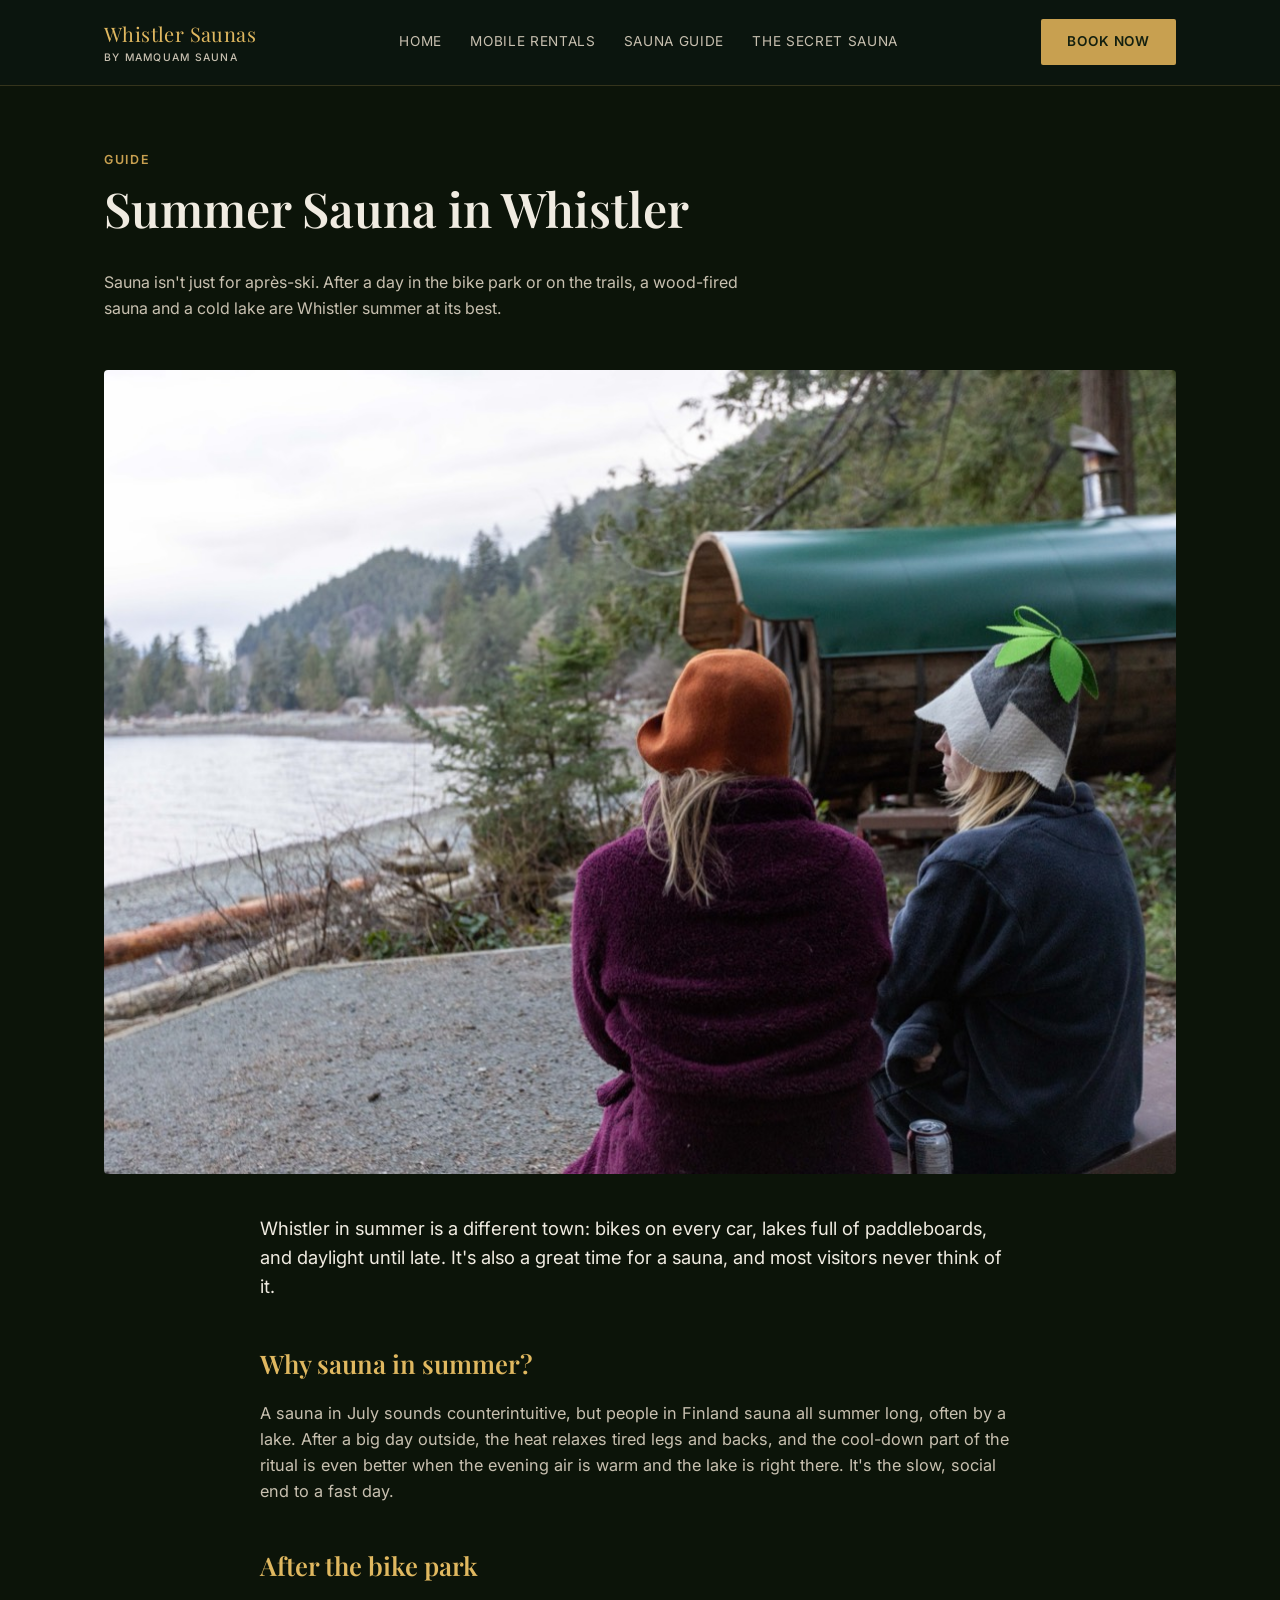
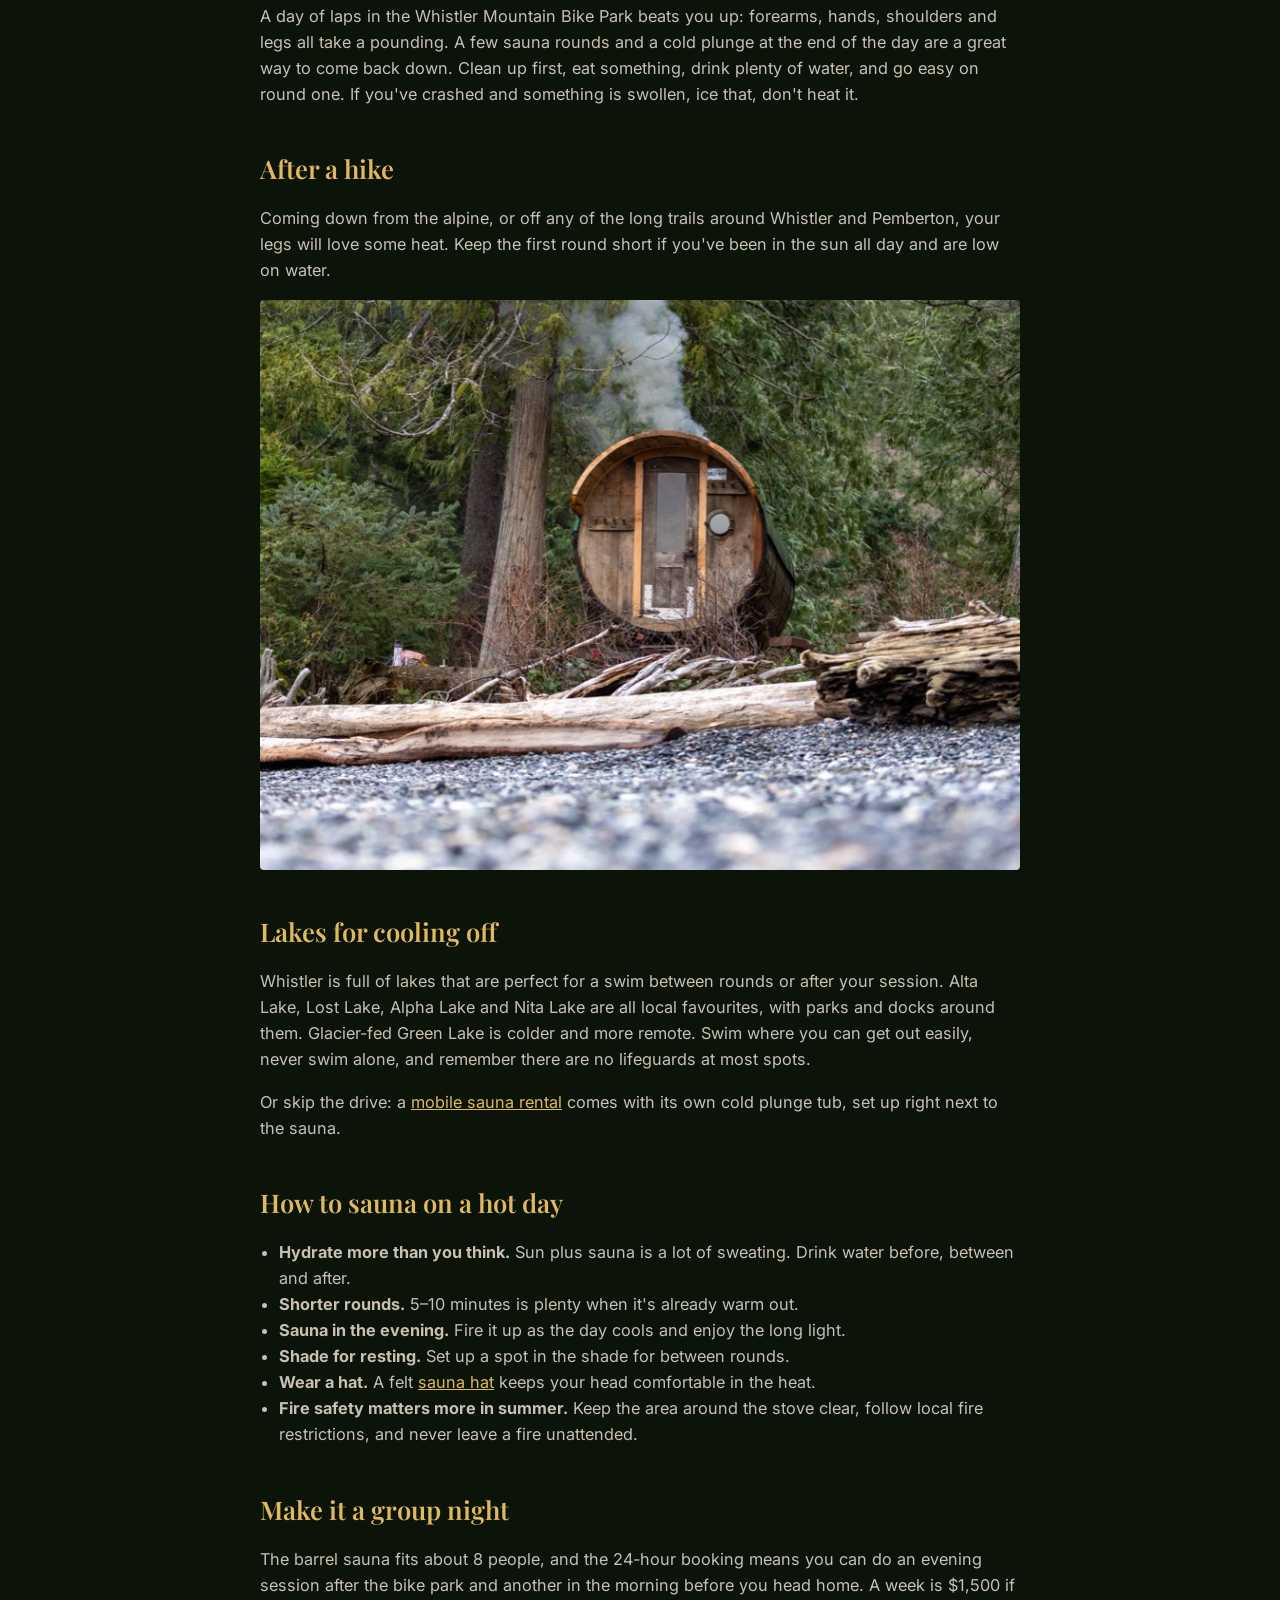
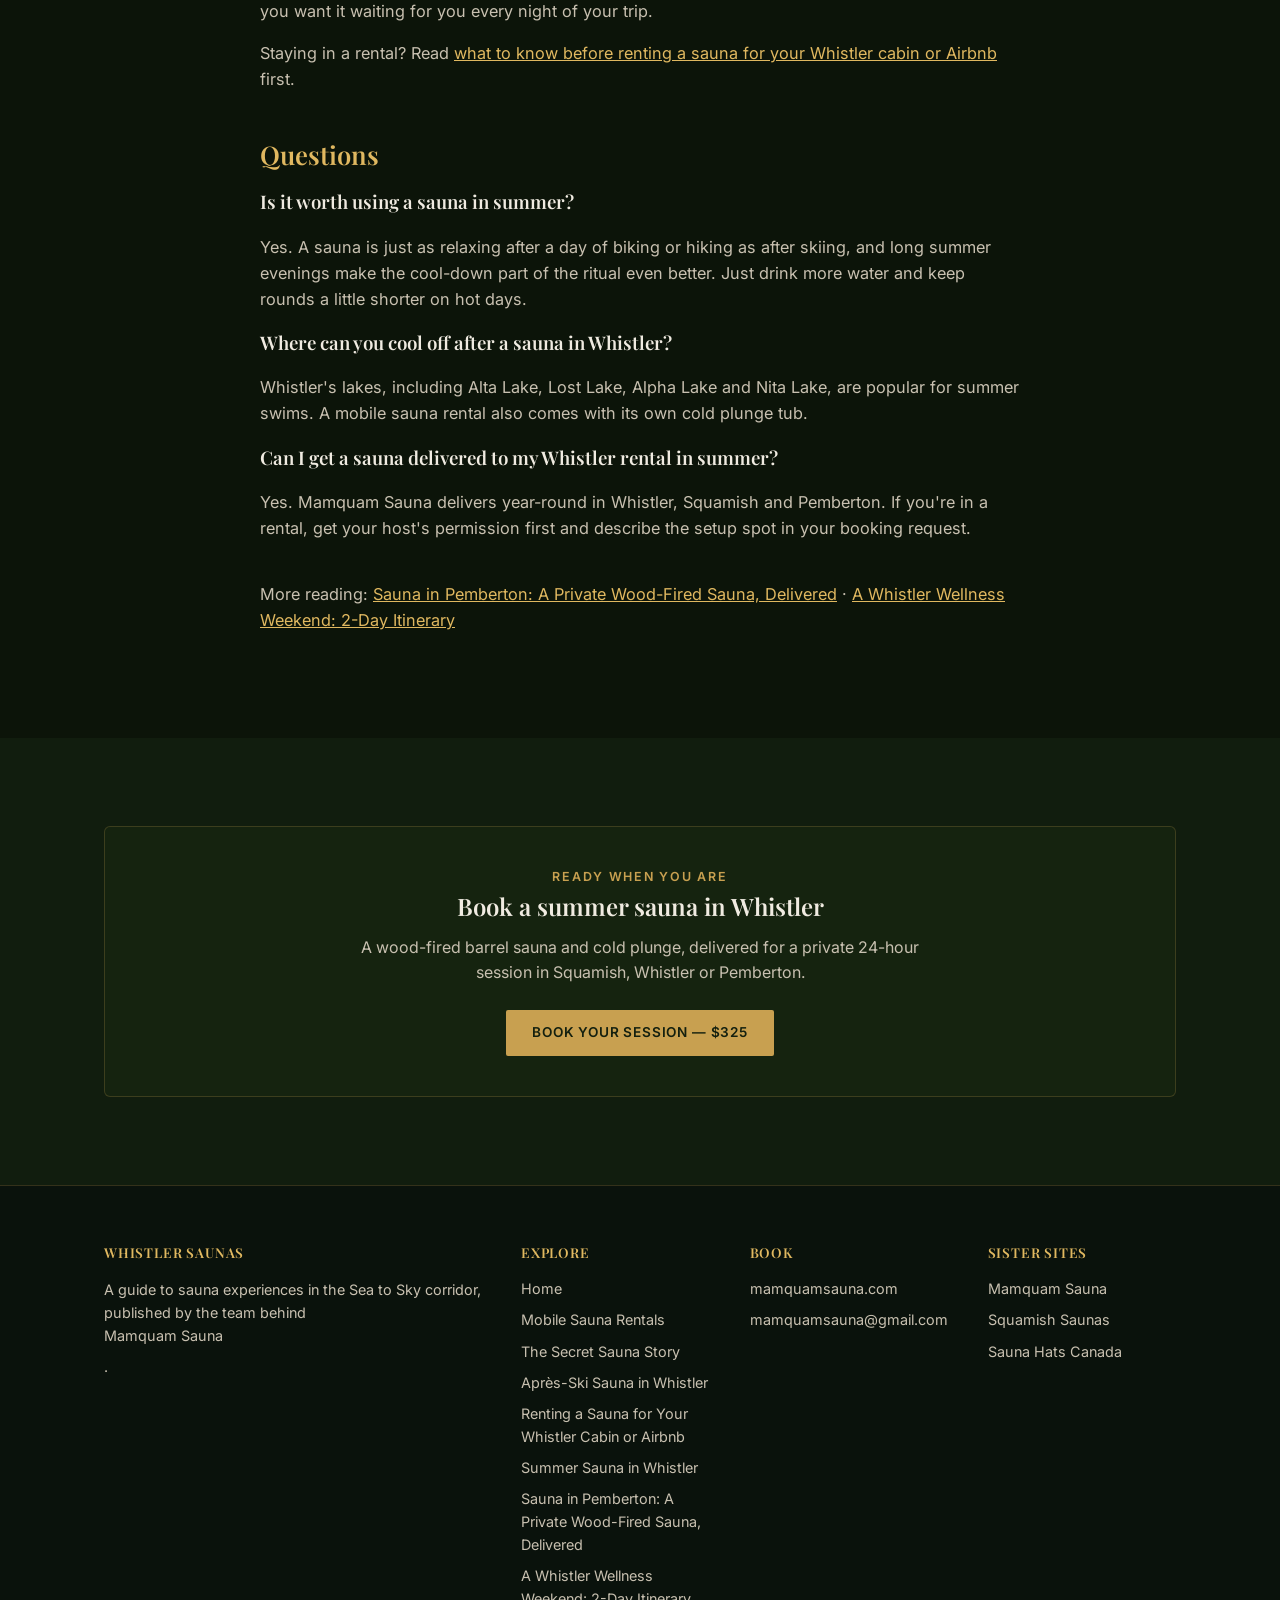
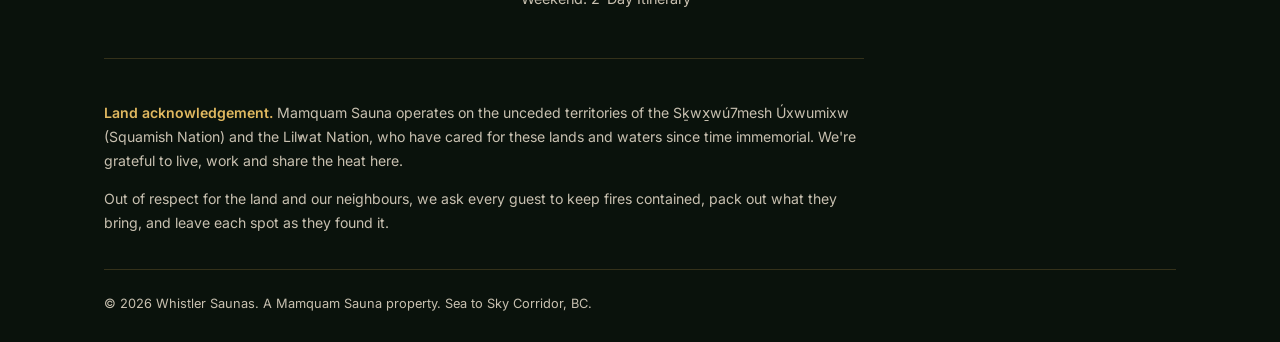
<file: summer-sauna-whistler.html>
<!DOCTYPE html>
<html lang="en">
<head>
<meta charset="UTF-8" />
<meta name="viewport" content="width=device-width, initial-scale=1.0" />
<title>Summer Sauna in Whistler: Bike Park Days, Lake Plunges &amp; Long Evenings</title>
<meta name="description" content="Why summer is a great time for a sauna in Whistler: after the bike park, hiking or a lake day. Where to cool off, how to sauna in warm weather, and how to book a private wood-fired sauna." />
<meta name="robots" content="index, follow" />
<link rel="canonical" href="https://www.saunawhistler.com/summer-sauna-whistler.html" />
<link rel="stylesheet" href="style.css" />
<meta property="og:type" content="article">
<meta property="og:title" content="Summer Sauna in Whistler: Bike Park Days, Lake Plunges &amp; Long Evenings">
<meta property="og:description" content="Why summer is a great time for a sauna in Whistler: after the bike park, hiking or a lake day. Where to cool off, how to sauna in warm weather, and how to book a private wood-fired sauna.">
<meta property="og:url" content="https://www.saunawhistler.com/summer-sauna-whistler.html">
<meta property="og:image" content="https://www.saunawhistler.com/img/sauna-shore.jpg">
<script type="application/ld+json">
{
  "@context": "https://schema.org",
  "@type": "BlogPosting",
  "headline": "Summer Sauna in Whistler: Bike Park Days, Lake Plunges & Long Evenings",
  "description": "Why summer is a great time for a sauna in Whistler: after the bike park, hiking or a lake day. Where to cool off, how to sauna in warm weather, and how to book a private wood-fired sauna.",
  "image": "https://www.saunawhistler.com/img/sauna-shore.jpg",
  "datePublished": "2026-10-21",
  "dateModified": "2026-10-21",
  "author": {
    "@type": "Organization",
    "name": "Mamquam Sauna"
  },
  "publisher": {
    "@type": "Organization",
    "name": "Whistler Saunas"
  },
  "mainEntityOfPage": "https://www.saunawhistler.com/summer-sauna-whistler.html"
}
</script>
<script type="application/ld+json">
{
  "@context": "https://schema.org",
  "@type": "FAQPage",
  "mainEntity": [
    {
      "@type": "Question",
      "name": "Is it worth using a sauna in summer?",
      "acceptedAnswer": {
        "@type": "Answer",
        "text": "Yes. A sauna is just as relaxing after a day of biking or hiking as after skiing, and long summer evenings make the cool-down part of the ritual even better. Just drink more water and keep rounds a little shorter on hot days."
      }
    },
    {
      "@type": "Question",
      "name": "Where can you cool off after a sauna in Whistler?",
      "acceptedAnswer": {
        "@type": "Answer",
        "text": "Whistler's lakes, including Alta Lake, Lost Lake, Alpha Lake and Nita Lake, are popular for summer swims. A mobile sauna rental also comes with its own cold plunge tub."
      }
    },
    {
      "@type": "Question",
      "name": "Can I get a sauna delivered to my Whistler rental in summer?",
      "acceptedAnswer": {
        "@type": "Answer",
        "text": "Yes. Mamquam Sauna delivers year-round in Whistler, Squamish and Pemberton. If you're in a rental, get your host's permission first and describe the setup spot in your booking request."
      }
    }
  ]
}
</script>
</head>
<body>

<header class="site">
  <div class="bar">
    <div class="brand">Whistler Saunas<small>By Mamquam Sauna</small></div>
    <nav class="main">
      <a href="index.html">Home</a>
      <a href="mobile-sauna-rentals-whistler.html">Mobile Rentals</a>
      <a href="whistler-saunas-guide.html">Sauna Guide</a>
      <a href="mamquam-sauna.html">The Secret Sauna</a>
    </nav>
    <button class="hamburger" type="button" aria-label="Menu" aria-expanded="false">&#9776;</button>
    <a href="https://rentedlocal.com/book-appointment?embed_key=mamquamsauna-f3160d" class="btn" data-book>Book Now</a>
  </div>
</header>

<section style="padding-top:64px; padding-bottom:32px;">
  <div class="wrap">
    <div class="eyebrow">Guide</div>
    <h1 style="font-size:clamp(2rem,4vw,3rem); max-width:820px;">Summer Sauna in Whistler</h1>
    <p style="color:var(--text-dim); max-width:680px;">Sauna isn't just for après-ski. After a day in the bike park or on the trails, a wood-fired sauna and a cold lake are Whistler summer at its best.</p>
  </div>
</section>

<section style="padding-top:0;">
  <div class="wrap">
    <img class="rounded" style="margin-bottom:40px;" src="img/sauna-shore.jpg" alt="Two people in felt sauna hats relaxing outside the barrel sauna" loading="lazy" />
    <article class="guide">

      <p class="lead">Whistler in summer is a different town: bikes on every car, lakes full of paddleboards, and daylight until late. It's also a great time for a sauna, and most visitors never think of it.</p>

      <h2>Why sauna in summer?</h2>
      <p>A sauna in July sounds counterintuitive, but people in Finland sauna all summer long, often by a lake. After a big day outside, the heat relaxes tired legs and backs, and the cool-down part of the ritual is even better when the evening air is warm and the lake is right there. It's the slow, social end to a fast day.</p>

      <h2>After the bike park</h2>
      <p>A day of laps in the Whistler Mountain Bike Park beats you up: forearms, hands, shoulders and legs all take a pounding. A few sauna rounds and a cold plunge at the end of the day are a great way to come back down. Clean up first, eat something, drink plenty of water, and go easy on round one. If you've crashed and something is swollen, ice that, don't heat it.</p>

      <h2>After a hike</h2>
      <p>Coming down from the alpine, or off any of the long trails around Whistler and Pemberton, your legs will love some heat. Keep the first round short if you've been in the sun all day and are low on water.</p>
      <img class="rounded" style="margin:12px 0 28px;" src="img/sauna-beach.jpg" alt="The barrel sauna set up beside the water" loading="lazy" />

      <h2>Lakes for cooling off</h2>
      <p>Whistler is full of lakes that are perfect for a swim between rounds or after your session. Alta Lake, Lost Lake, Alpha Lake and Nita Lake are all local favourites, with parks and docks around them. Glacier-fed Green Lake is colder and more remote. Swim where you can get out easily, never swim alone, and remember there are no lifeguards at most spots.</p>
      <p>Or skip the drive: a <a style="color:var(--gold-bright); text-decoration:underline;" href="mobile-sauna-rentals-whistler.html">mobile sauna rental</a> comes with its own cold plunge tub, set up right next to the sauna.</p>

      <h2>How to sauna on a hot day</h2>
      <ul>
        <li><strong>Hydrate more than you think.</strong> Sun plus sauna is a lot of sweating. Drink water before, between and after.</li>
        <li><strong>Shorter rounds.</strong> 5–10 minutes is plenty when it's already warm out.</li>
        <li><strong>Sauna in the evening.</strong> Fire it up as the day cools and enjoy the long light.</li>
        <li><strong>Shade for resting.</strong> Set up a spot in the shade for between rounds.</li>
        <li><strong>Wear a hat.</strong> A felt <a style="color:var(--gold-bright); text-decoration:underline;" href="https://saunahatcanada.com/">sauna hat</a> keeps your head comfortable in the heat.</li>
        <li><strong>Fire safety matters more in summer.</strong> Keep the area around the stove clear, follow local fire restrictions, and never leave a fire unattended.</li>
      </ul>

      <h2>Make it a group night</h2>
      <p>The barrel sauna fits about 8 people, and the 24-hour booking means you can do an evening session after the bike park and another in the morning before you head home. A week is $1,500 if you want it waiting for you every night of your trip.</p>
      <p>Staying in a rental? Read <a style="color:var(--gold-bright); text-decoration:underline;" href="sauna-rental-whistler-cabin-airbnb.html">what to know before renting a sauna for your Whistler cabin or Airbnb</a> first.</p>


      <h2>Questions</h2>
      <h3>Is it worth using a sauna in summer?</h3>
      <p>Yes. A sauna is just as relaxing after a day of biking or hiking as after skiing, and long summer evenings make the cool-down part of the ritual even better. Just drink more water and keep rounds a little shorter on hot days.</p>
      <h3>Where can you cool off after a sauna in Whistler?</h3>
      <p>Whistler's lakes, including Alta Lake, Lost Lake, Alpha Lake and Nita Lake, are popular for summer swims. A mobile sauna rental also comes with its own cold plunge tub.</p>
      <h3>Can I get a sauna delivered to my Whistler rental in summer?</h3>
      <p>Yes. Mamquam Sauna delivers year-round in Whistler, Squamish and Pemberton. If you're in a rental, get your host's permission first and describe the setup spot in your booking request.</p>
      <p style="margin-top:40px; color:var(--text-dim);">More reading: <a href="pemberton-sauna-rental.html" style="color:var(--gold-bright); text-decoration:underline;">Sauna in Pemberton: A Private Wood-Fired Sauna, Delivered</a> &middot; <a href="whistler-wellness-weekend.html" style="color:var(--gold-bright); text-decoration:underline;">A Whistler Wellness Weekend: 2-Day Itinerary</a></p>
    </article>
  </div>
</section>

<section class="alt">
  <div class="wrap">
    <div class="callout">
      <div class="eyebrow">Ready When You Are</div>
      <h2>Book a summer sauna in Whistler</h2>
      <p>A wood-fired barrel sauna and cold plunge, delivered for a private 24-hour session in Squamish, Whistler or Pemberton.</p>
      <a href="https://rentedlocal.com/book-appointment?embed_key=mamquamsauna-f3160d" class="btn" data-book>Book Your Session — $325</a>
    </div>
  </div>
</section>

<footer class="site">
  <div class="wrap">
    <div class="footer-grid">
      <div>
        <h4>Whistler Saunas</h4>
        <p>A guide to sauna experiences in the Sea to Sky corridor, published by the team behind <a href="https://www.mamquamsauna.com/">Mamquam Sauna</a>.</p>
      </div>
      <div>
        <h4>Explore</h4>
        <a href="index.html">Home</a>
        <a href="mobile-sauna-rentals-whistler.html">Mobile Sauna Rentals</a>
        <a href="mamquam-sauna.html">The Secret Sauna Story</a>
        <a href="apres-ski-sauna-whistler.html">Après-Ski Sauna in Whistler</a>
        <a href="sauna-rental-whistler-cabin-airbnb.html">Renting a Sauna for Your Whistler Cabin or Airbnb</a>
        <a href="summer-sauna-whistler.html">Summer Sauna in Whistler</a>
        <a href="pemberton-sauna-rental.html">Sauna in Pemberton: A Private Wood-Fired Sauna, Delivered</a>
        <a href="whistler-wellness-weekend.html">A Whistler Wellness Weekend: 2-Day Itinerary</a>
      </div>
      <div>
        <h4>Book</h4>
        <a href="https://www.mamquamsauna.com/">mamquamsauna.com</a>
        <a href="mailto:mamquamsauna@gmail.com">mamquamsauna@gmail.com</a>
      </div>
      <div>
        <h4>Sister Sites</h4>
        <a href="https://www.mamquamsauna.com/">Mamquam Sauna</a>
        <a href="https://www.saunasquamish.com/">Squamish Saunas</a>
        <a href="https://saunahatcanada.com/">Sauna Hats Canada</a>
      </div>
    </div>
    <div class="land-ack">
      <p><strong>Land acknowledgement.</strong> Mamquam Sauna operates on the unceded territories of the Sḵwx̱wú7mesh Úxwumixw (Squamish Nation) and the Lil̓wat Nation, who have cared for these lands and waters since time immemorial. We're grateful to live, work and share the heat here.</p>
      <p>Out of respect for the land and our neighbours, we ask every guest to keep fires contained, pack out what they bring, and leave each spot as they found it.</p>
    </div>
    <div class="footer-bottom">
      <span>&copy; 2026 Whistler Saunas. A Mamquam Sauna property. Sea to Sky Corridor, BC.</span>
    </div>
  </div>
</footer>

<script src="https://rentedlocal.com/rented-local-widget.js" data-embed-key="mamquamsauna-f3160d" data-embed-auto="false" defer></script>
<script src="https://sauna-chat.thefulltimehobby.workers.dev/widget.js" defer></script>
<script src="site.js" defer></script>
<!-- Cloudflare Web Analytics --><script defer src='https://static.cloudflareinsights.com/beacon.min.js' data-cf-beacon='{"token": "db06bb6c905c46f0a8a3f0b2accabcf7"}'></script><!-- End Cloudflare Web Analytics -->
</body>
</html>
</file>
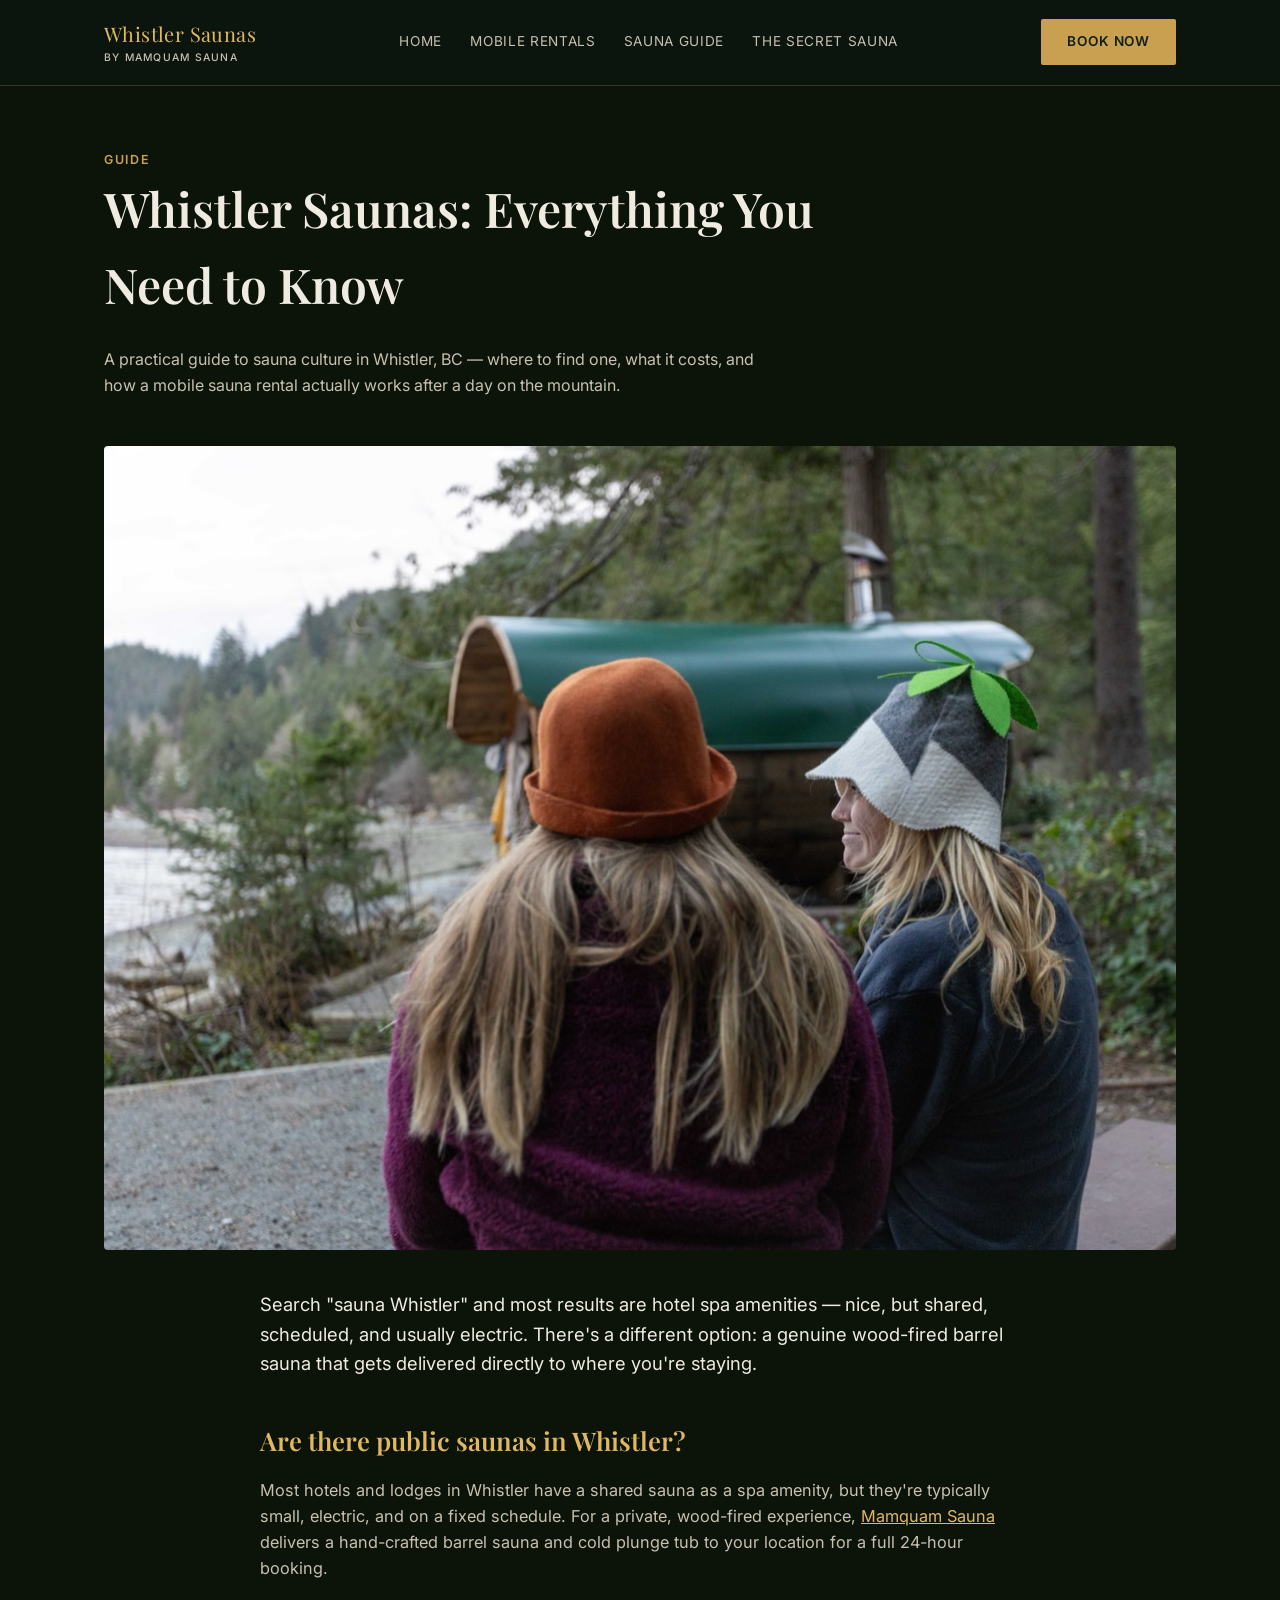
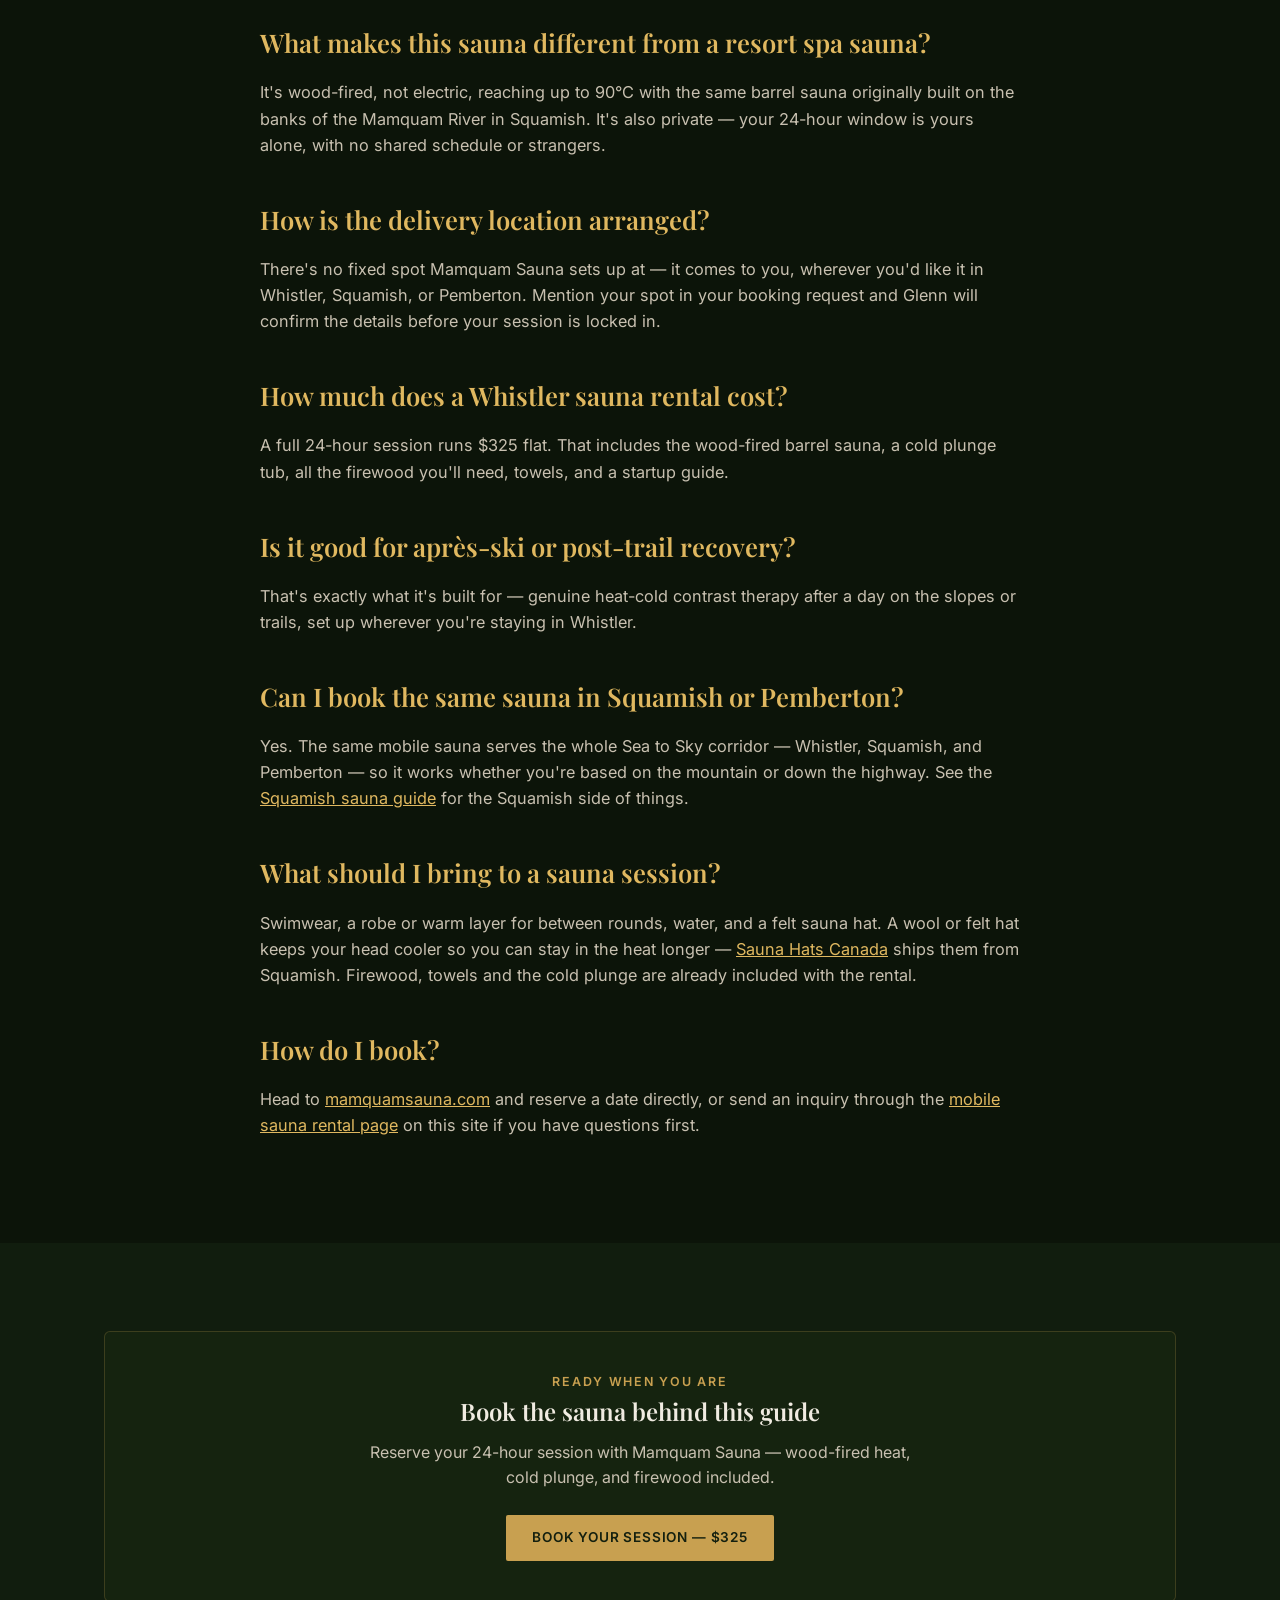
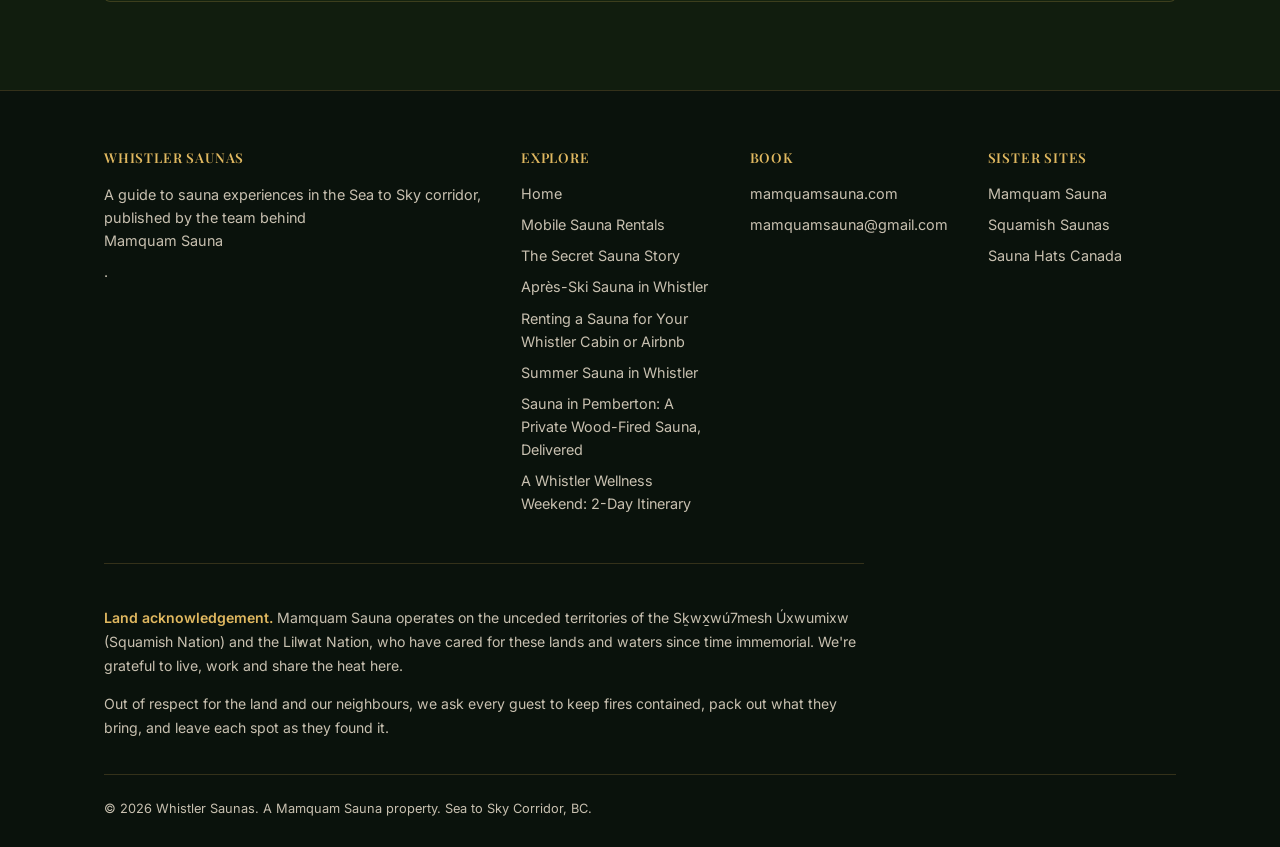
<file: whistler-saunas-guide.html>
<!DOCTYPE html>
<html lang="en">
<head>
<meta charset="UTF-8" />
<meta name="viewport" content="width=device-width, initial-scale=1.0" />
<title>Whistler Saunas: The Full Guide to Sauna Culture in Whistler, BC</title>
<meta name="description" content="Everything you need to know about saunas in Whistler, BC — where to find one, what a session costs, and why the mountain's best sauna is a mobile wood-fired barrel sauna." />
<meta name="robots" content="index, follow" />
<link rel="canonical" href="https://www.saunawhistler.com/whistler-saunas-guide.html" />
<meta property="og:type" content="article" />
<meta property="og:title" content="Whistler Saunas: The Full Guide to Sauna Culture in Whistler, BC" />
<meta property="og:description" content="Everything you need to know about saunas in Whistler, BC — where to find one, what a session costs, and how it works." />
<meta property="og:url" content="https://www.saunawhistler.com/whistler-saunas-guide.html" />
<link rel="stylesheet" href="style.css" />
<script type="application/ld+json">
{
  "@context": "https://schema.org",
  "@type": "Article",
  "headline": "Whistler Saunas: The Full Guide to Sauna Culture in Whistler, BC",
  "author": { "@type": "Organization", "name": "Mamquam Sauna" },
  "publisher": { "@type": "Organization", "name": "Whistler Saunas" },
  "mainEntityOfPage": "https://www.saunawhistler.com/whistler-saunas-guide.html"
}
</script>
</head>
<body>

<header class="site">
  <div class="bar">
    <div class="brand">Whistler Saunas<small>By Mamquam Sauna</small></div>
    <nav class="main">
      <a href="index.html">Home</a>
      <a href="mobile-sauna-rentals-whistler.html">Mobile Rentals</a>
      <a href="whistler-saunas-guide.html">Sauna Guide</a>
      <a href="mamquam-sauna.html">The Secret Sauna</a>
    </nav>
    <button class="hamburger" type="button" aria-label="Menu" aria-expanded="false">&#9776;</button>
    <a href="https://rentedlocal.com/book-appointment?embed_key=mamquamsauna-f3160d" class="btn" data-book>Book Now</a>
  </div>
</header>

<section style="padding-top:64px; padding-bottom:32px;">
  <div class="wrap">
    <div class="eyebrow">Guide</div>
    <h1 style="font-size:clamp(2rem,4vw,3rem); max-width:820px;">Whistler Saunas: Everything You Need to Know</h1>
    <p style="color:var(--text-dim); max-width:680px;">A practical guide to sauna culture in Whistler, BC — where to find one, what it costs, and how a mobile sauna rental actually works after a day on the mountain.</p>
  </div>
</section>

<section style="padding-top:0;">
  <div class="wrap">
    <img class="rounded" style="margin-bottom:40px;" src="img/sauna-hats.jpg" alt="Two friends in felt sauna hats sitting beside the barrel sauna by the water" loading="lazy" />
    <article class="guide">
      <p class="lead">Search "sauna Whistler" and most results are hotel spa amenities — nice, but shared, scheduled, and usually electric. There's a different option: a genuine wood-fired barrel sauna that gets delivered directly to where you're staying.</p>

      <h2>Are there public saunas in Whistler?</h2>
      <p>Most hotels and lodges in Whistler have a shared sauna as a spa amenity, but they're typically small, electric, and on a fixed schedule. For a private, wood-fired experience, <a href="mamquam-sauna.html" style="color:var(--gold-bright); text-decoration:underline;">Mamquam Sauna</a> delivers a hand-crafted barrel sauna and cold plunge tub to your location for a full 24-hour booking.</p>

      <h2>What makes this sauna different from a resort spa sauna?</h2>
      <p>It's wood-fired, not electric, reaching up to 90°C with the same barrel sauna originally built on the banks of the Mamquam River in Squamish. It's also private — your 24-hour window is yours alone, with no shared schedule or strangers.</p>

      <h2>How is the delivery location arranged?</h2>
      <p>There's no fixed spot Mamquam Sauna sets up at — it comes to you, wherever you'd like it in Whistler, Squamish, or Pemberton. Mention your spot in your booking request and Glenn will confirm the details before your session is locked in.</p>

      <h2>How much does a Whistler sauna rental cost?</h2>
      <p>A full 24-hour session runs $325 flat. That includes the wood-fired barrel sauna, a cold plunge tub, all the firewood you'll need, towels, and a startup guide.</p>

      <h2>Is it good for après-ski or post-trail recovery?</h2>
      <p>That's exactly what it's built for — genuine heat-cold contrast therapy after a day on the slopes or trails, set up wherever you're staying in Whistler.</p>

      <h2>Can I book the same sauna in Squamish or Pemberton?</h2>
      <p>Yes. The same mobile sauna serves the whole Sea to Sky corridor — Whistler, Squamish, and Pemberton — so it works whether you're based on the mountain or down the highway. See the <a href="https://www.saunasquamish.com/" style="color:var(--gold-bright); text-decoration:underline;">Squamish sauna guide</a> for the Squamish side of things.</p>

      <h2>What should I bring to a sauna session?</h2>
      <p>Swimwear, a robe or warm layer for between rounds, water, and a felt sauna hat. A wool or felt hat keeps your head cooler so you can stay in the heat longer &mdash; <a href="https://saunahatcanada.com/" style="color:var(--gold-bright); text-decoration:underline;">Sauna Hats Canada</a> ships them from Squamish. Firewood, towels and the cold plunge are already included with the rental.</p>

      <h2>How do I book?</h2>
      <p>Head to <a href="https://www.mamquamsauna.com/" style="color:var(--gold-bright); text-decoration:underline;">mamquamsauna.com</a> and reserve a date directly, or send an inquiry through the <a href="mobile-sauna-rentals-whistler.html" style="color:var(--gold-bright); text-decoration:underline;">mobile sauna rental page</a> on this site if you have questions first.</p>
    </article>
  </div>
</section>

<section class="alt">
  <div class="wrap">
    <div class="callout">
      <div class="eyebrow">Ready When You Are</div>
      <h2>Book the sauna behind this guide</h2>
      <p>Reserve your 24-hour session with Mamquam Sauna — wood-fired heat, cold plunge, and firewood included.</p>
      <a href="https://rentedlocal.com/book-appointment?embed_key=mamquamsauna-f3160d" class="btn" data-book>Book Your Session — $325</a>
    </div>
  </div>
</section>

<footer class="site">
  <div class="wrap">
    <div class="footer-grid">
      <div>
        <h4>Whistler Saunas</h4>
        <p>A guide to sauna experiences in the Sea to Sky corridor, published by the team behind <a href="https://www.mamquamsauna.com/">Mamquam Sauna</a>.</p>
      </div>
      <div>
        <h4>Explore</h4>
        <a href="index.html">Home</a>
        <a href="mobile-sauna-rentals-whistler.html">Mobile Sauna Rentals</a>
        <a href="mamquam-sauna.html">The Secret Sauna Story</a>
        <a href="apres-ski-sauna-whistler.html">Après-Ski Sauna in Whistler</a>
        <a href="sauna-rental-whistler-cabin-airbnb.html">Renting a Sauna for Your Whistler Cabin or Airbnb</a>
        <a href="summer-sauna-whistler.html">Summer Sauna in Whistler</a>
        <a href="pemberton-sauna-rental.html">Sauna in Pemberton: A Private Wood-Fired Sauna, Delivered</a>
        <a href="whistler-wellness-weekend.html">A Whistler Wellness Weekend: 2-Day Itinerary</a>
      </div>
      <div>
        <h4>Book</h4>
        <a href="https://www.mamquamsauna.com/">mamquamsauna.com</a>
        <a href="mailto:mamquamsauna@gmail.com">mamquamsauna@gmail.com</a>
      </div>
      <div>
        <h4>Sister Sites</h4>
        <a href="https://www.mamquamsauna.com/">Mamquam Sauna</a>
        <a href="https://www.saunasquamish.com/">Squamish Saunas</a>
        <a href="https://saunahatcanada.com/">Sauna Hats Canada</a>
      </div>
    </div>
    <div class="land-ack">
      <p><strong>Land acknowledgement.</strong> Mamquam Sauna operates on the unceded territories of the Sḵwx̱wú7mesh Úxwumixw (Squamish Nation) and the Lil̓wat Nation, who have cared for these lands and waters since time immemorial. We're grateful to live, work and share the heat here.</p>
      <p>Out of respect for the land and our neighbours, we ask every guest to keep fires contained, pack out what they bring, and leave each spot as they found it.</p>
    </div>
    <div class="footer-bottom">
      <span>&copy; 2026 Whistler Saunas. A Mamquam Sauna property. Sea to Sky Corridor, BC.</span>
    </div>
  </div>
</footer>

<script src="https://rentedlocal.com/rented-local-widget.js" data-embed-key="mamquamsauna-f3160d" data-embed-auto="false" defer></script>
<script src="https://sauna-chat.thefulltimehobby.workers.dev/widget.js" defer></script>
<script src="site.js" defer></script>
<!-- Cloudflare Web Analytics --><script defer src='https://static.cloudflareinsights.com/beacon.min.js' data-cf-beacon='{"token": "db06bb6c905c46f0a8a3f0b2accabcf7"}'></script><!-- End Cloudflare Web Analytics -->
</body>
</html>
</file>
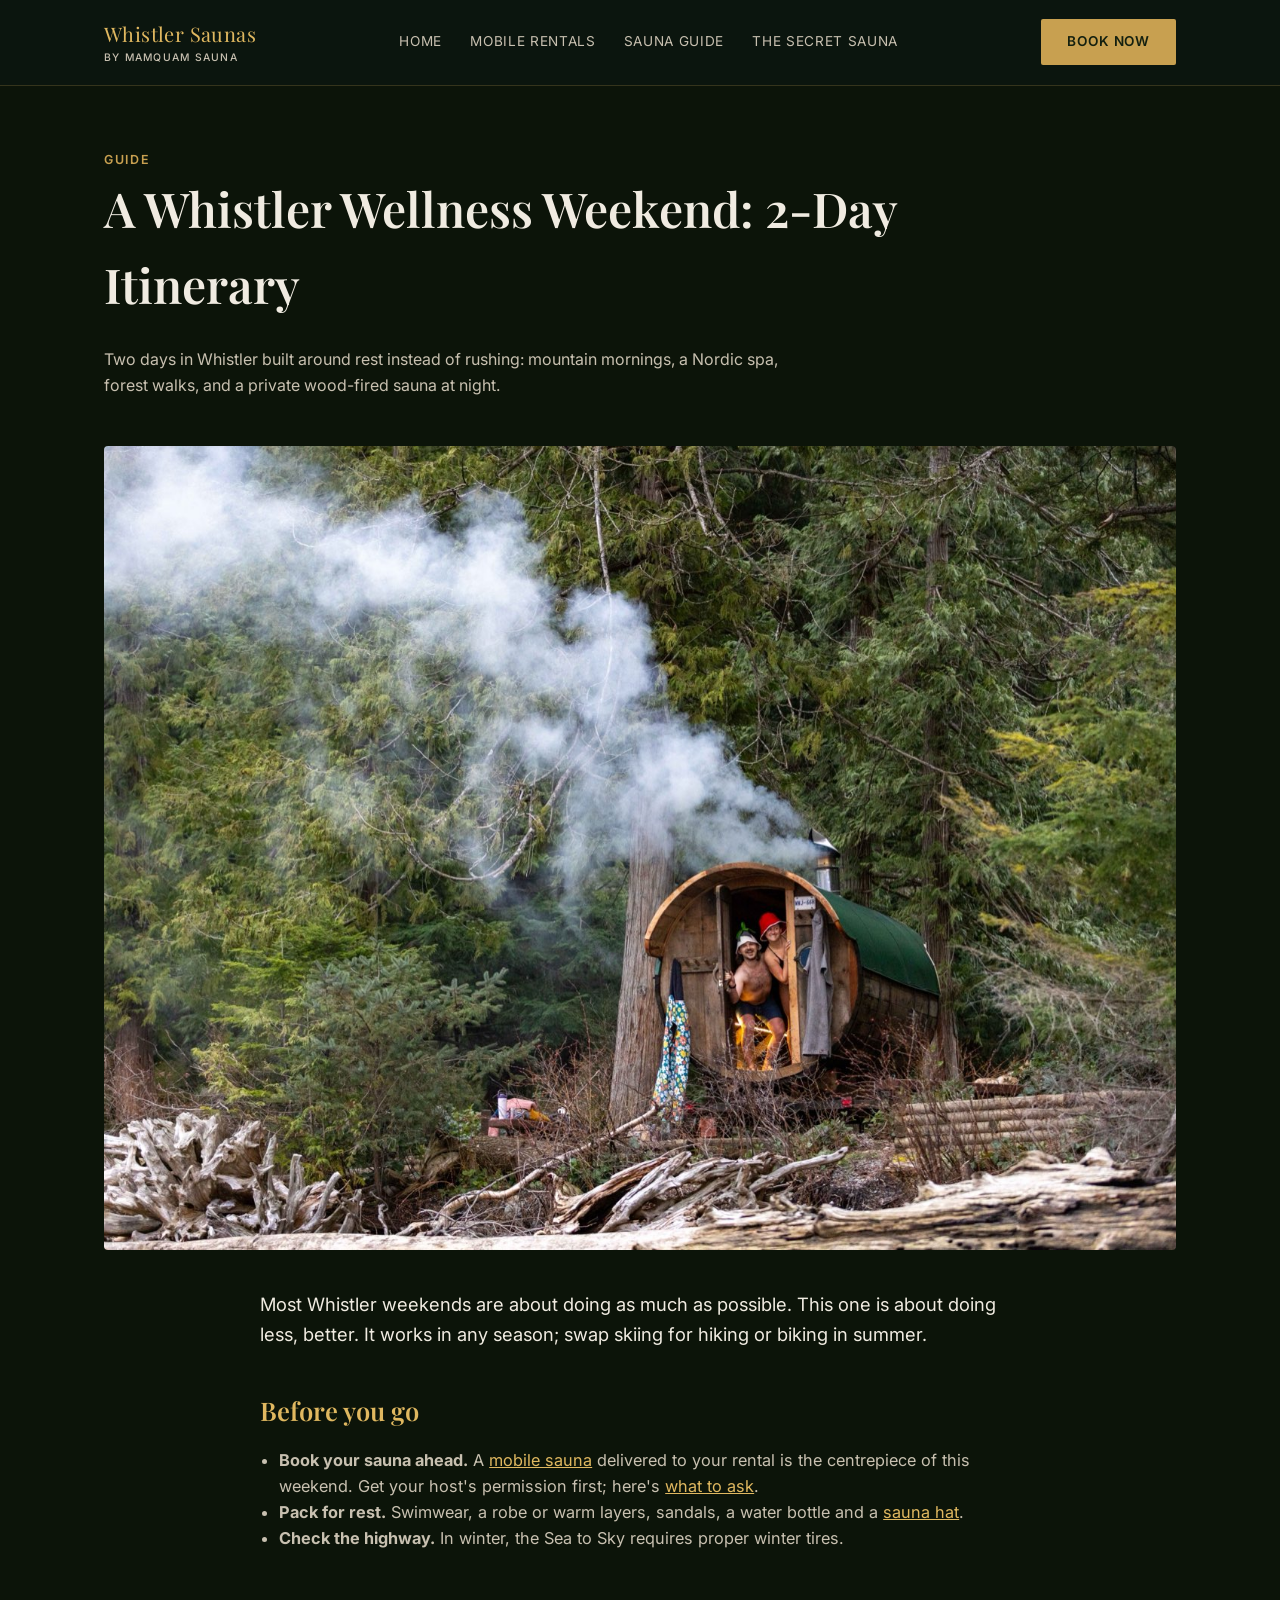
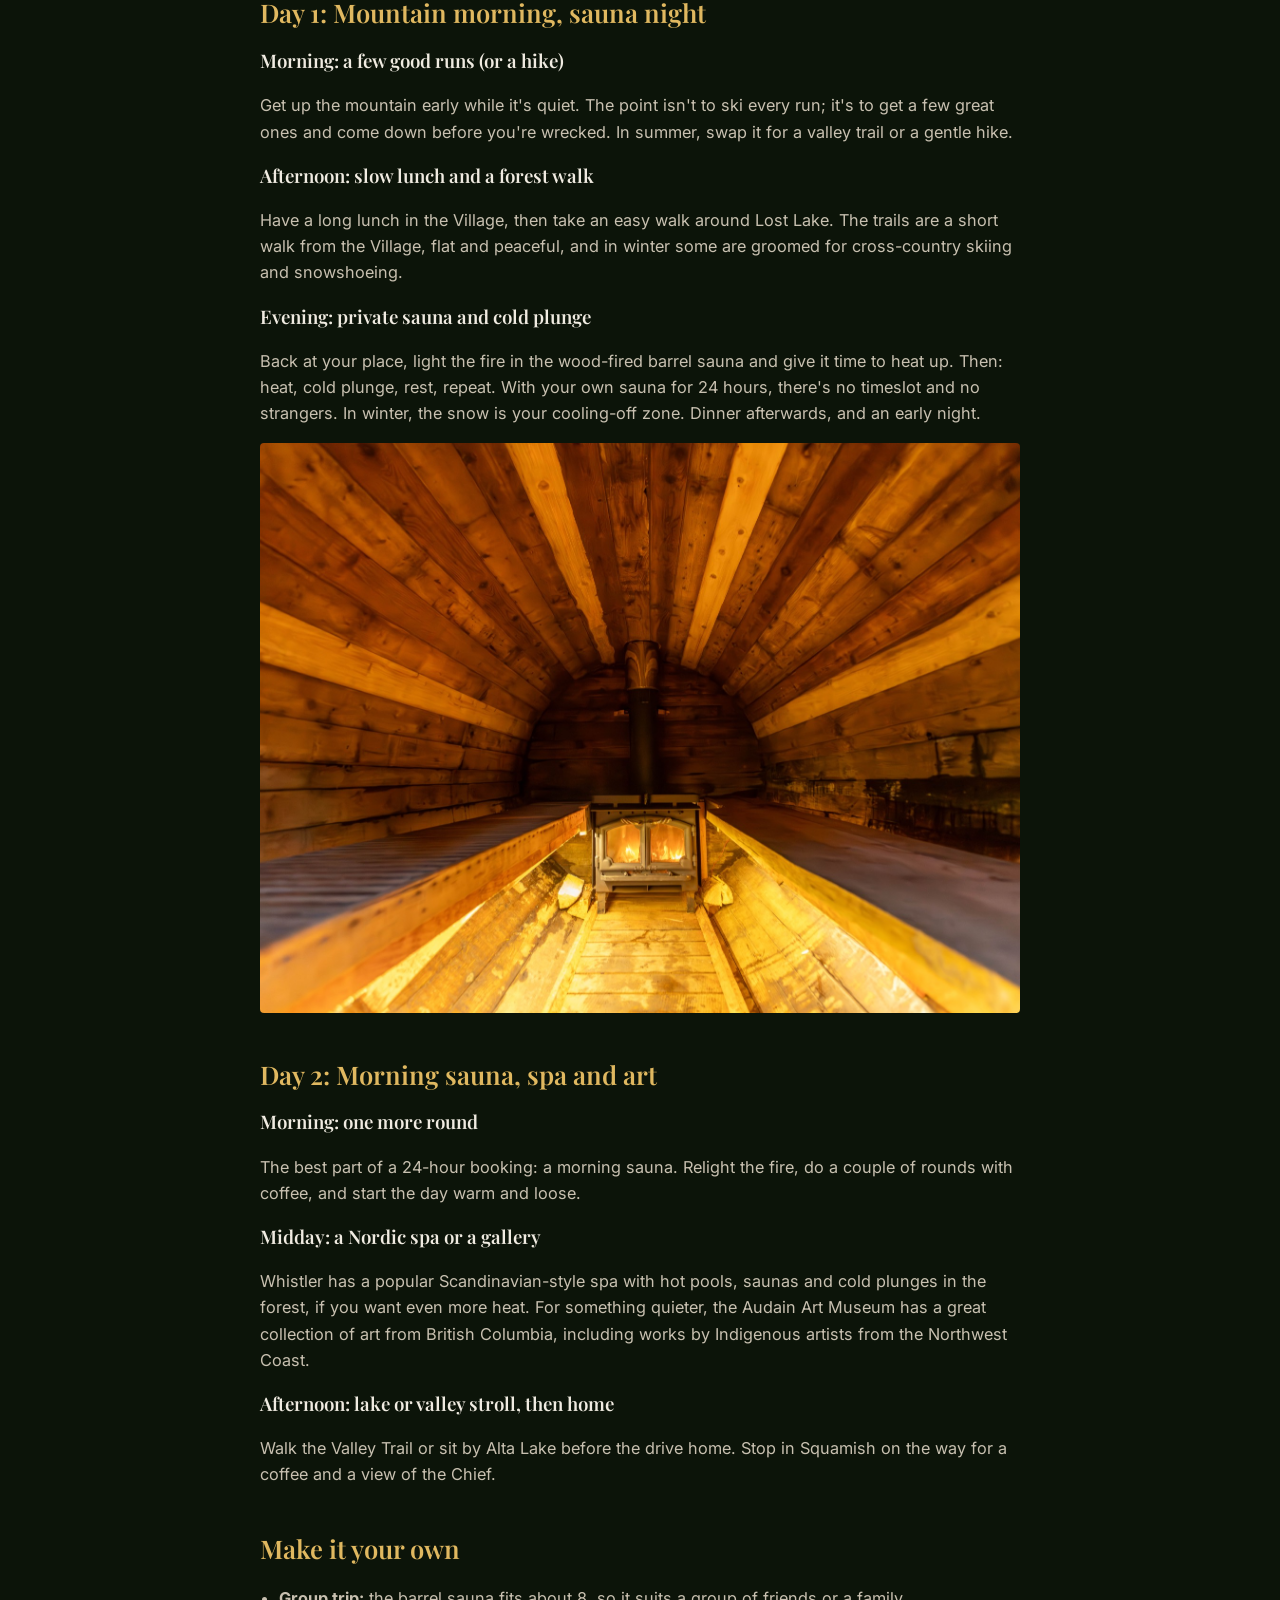
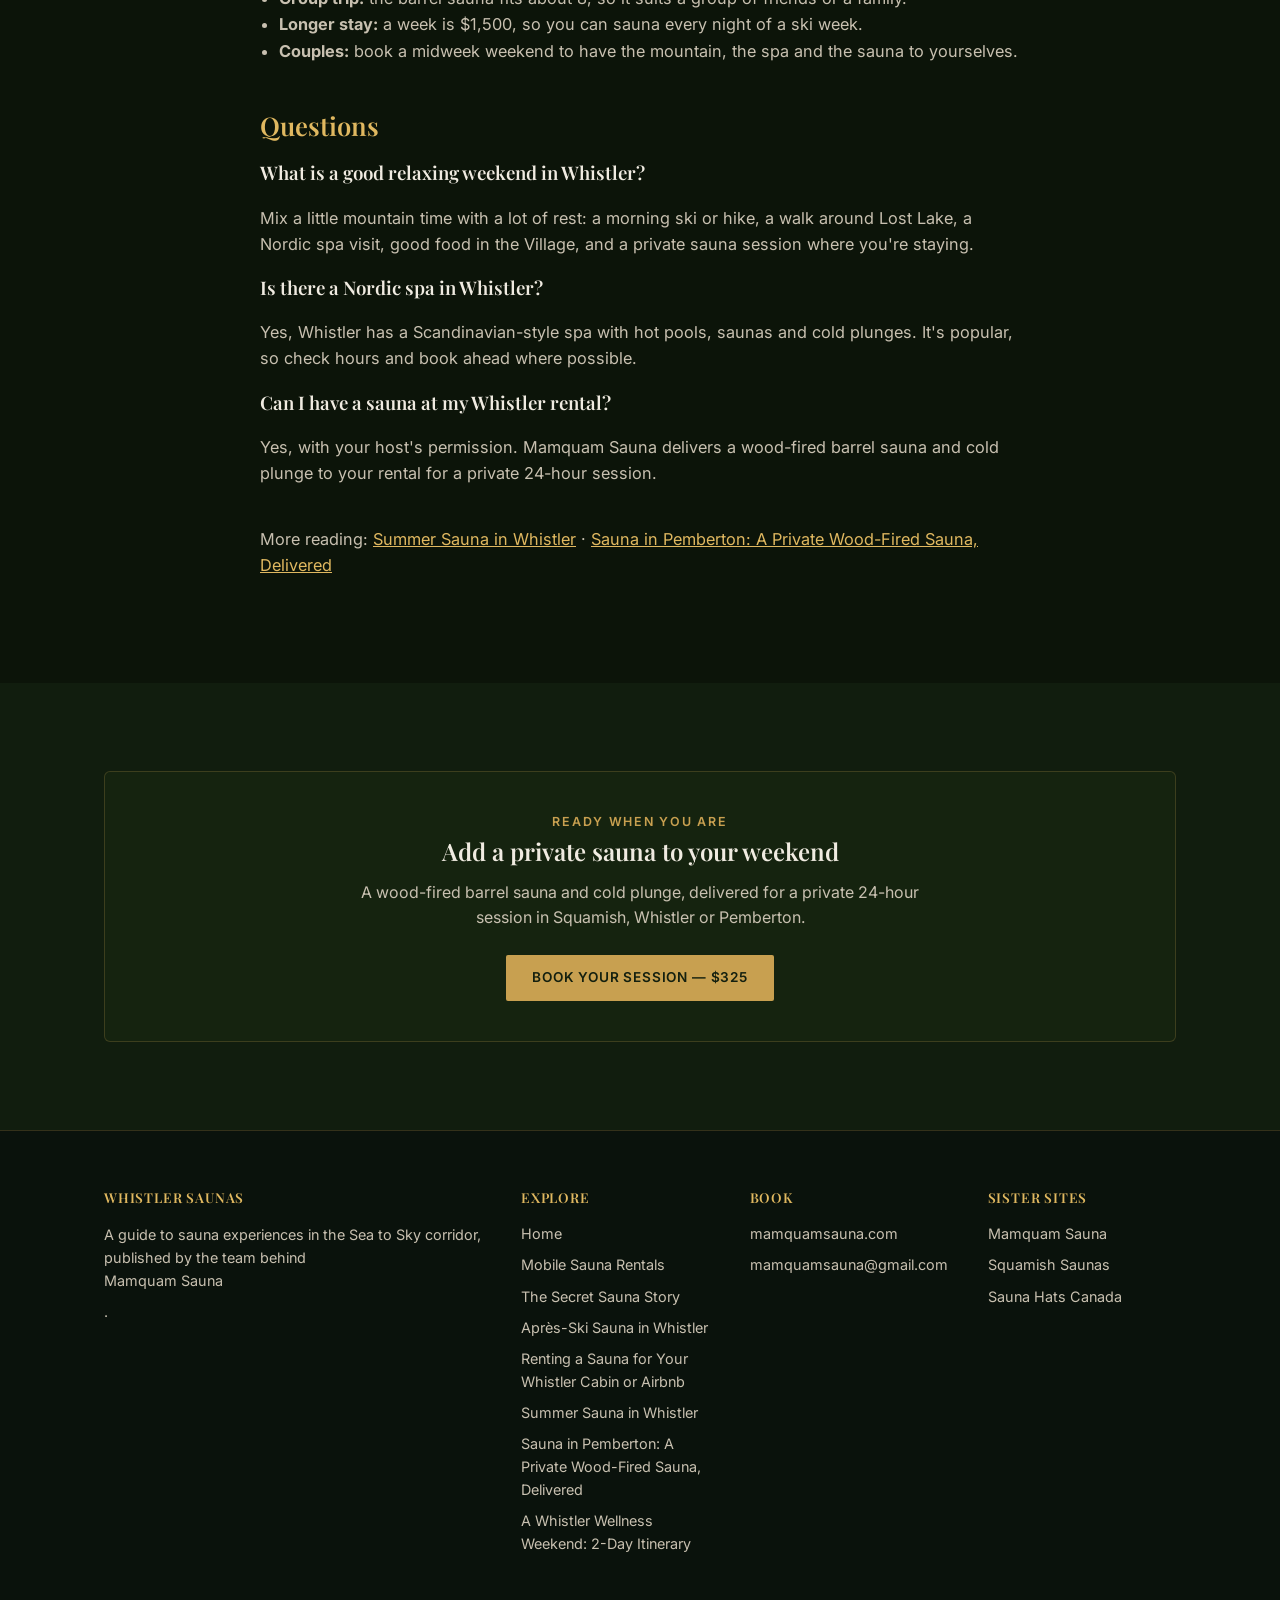
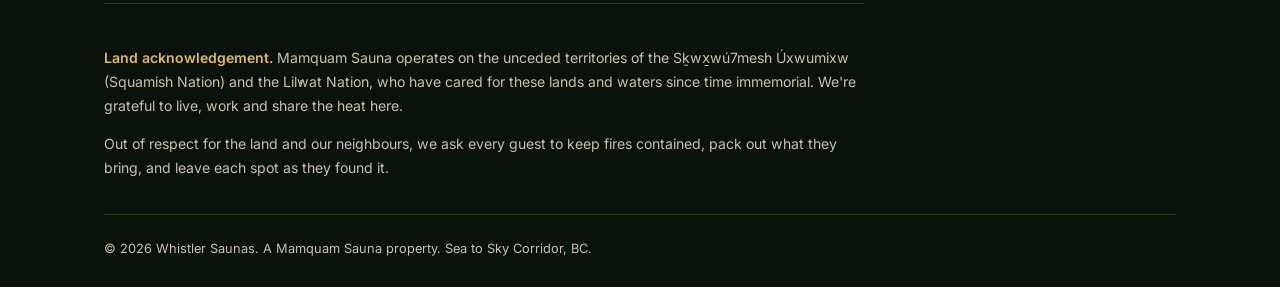
<file: whistler-wellness-weekend.html>
<!DOCTYPE html>
<html lang="en">
<head>
<meta charset="UTF-8" />
<meta name="viewport" content="width=device-width, initial-scale=1.0" />
<title>A Whistler Wellness Weekend: 2-Day Itinerary with Sauna, Spa &amp; Mountain Time</title>
<meta name="description" content="Plan a relaxing Whistler weekend: a 2-day wellness itinerary with skiing or hiking, Lost Lake walks, a Nordic spa, good food and a private wood-fired sauna and cold plunge where you stay." />
<meta name="robots" content="index, follow" />
<link rel="canonical" href="https://www.saunawhistler.com/whistler-wellness-weekend.html" />
<link rel="stylesheet" href="style.css" />
<meta property="og:type" content="article">
<meta property="og:title" content="A Whistler Wellness Weekend: 2-Day Itinerary with Sauna, Spa &amp; Mountain Time">
<meta property="og:description" content="Plan a relaxing Whistler weekend: a 2-day wellness itinerary with skiing or hiking, Lost Lake walks, a Nordic spa, good food and a private wood-fired sauna and cold plunge where you stay.">
<meta property="og:url" content="https://www.saunawhistler.com/whistler-wellness-weekend.html">
<meta property="og:image" content="https://www.saunawhistler.com/img/sauna-steam-couple.jpg">
<script type="application/ld+json">
{
  "@context": "https://schema.org",
  "@type": "BlogPosting",
  "headline": "A Whistler Wellness Weekend: 2-Day Itinerary with Sauna, Spa & Mountain Time",
  "description": "Plan a relaxing Whistler weekend: a 2-day wellness itinerary with skiing or hiking, Lost Lake walks, a Nordic spa, good food and a private wood-fired sauna and cold plunge where you stay.",
  "image": "https://www.saunawhistler.com/img/sauna-steam-couple.jpg",
  "datePublished": "2026-10-21",
  "dateModified": "2026-10-21",
  "author": {
    "@type": "Organization",
    "name": "Mamquam Sauna"
  },
  "publisher": {
    "@type": "Organization",
    "name": "Whistler Saunas"
  },
  "mainEntityOfPage": "https://www.saunawhistler.com/whistler-wellness-weekend.html"
}
</script>
<script type="application/ld+json">
{
  "@context": "https://schema.org",
  "@type": "FAQPage",
  "mainEntity": [
    {
      "@type": "Question",
      "name": "What is a good relaxing weekend in Whistler?",
      "acceptedAnswer": {
        "@type": "Answer",
        "text": "Mix a little mountain time with a lot of rest: a morning ski or hike, a walk around Lost Lake, a Nordic spa visit, good food in the Village, and a private sauna session where you're staying."
      }
    },
    {
      "@type": "Question",
      "name": "Is there a Nordic spa in Whistler?",
      "acceptedAnswer": {
        "@type": "Answer",
        "text": "Yes, Whistler has a Scandinavian-style spa with hot pools, saunas and cold plunges. It's popular, so check hours and book ahead where possible."
      }
    },
    {
      "@type": "Question",
      "name": "Can I have a sauna at my Whistler rental?",
      "acceptedAnswer": {
        "@type": "Answer",
        "text": "Yes, with your host's permission. Mamquam Sauna delivers a wood-fired barrel sauna and cold plunge to your rental for a private 24-hour session."
      }
    }
  ]
}
</script>
</head>
<body>

<header class="site">
  <div class="bar">
    <div class="brand">Whistler Saunas<small>By Mamquam Sauna</small></div>
    <nav class="main">
      <a href="index.html">Home</a>
      <a href="mobile-sauna-rentals-whistler.html">Mobile Rentals</a>
      <a href="whistler-saunas-guide.html">Sauna Guide</a>
      <a href="mamquam-sauna.html">The Secret Sauna</a>
    </nav>
    <button class="hamburger" type="button" aria-label="Menu" aria-expanded="false">&#9776;</button>
    <a href="https://rentedlocal.com/book-appointment?embed_key=mamquamsauna-f3160d" class="btn" data-book>Book Now</a>
  </div>
</header>

<section style="padding-top:64px; padding-bottom:32px;">
  <div class="wrap">
    <div class="eyebrow">Guide</div>
    <h1 style="font-size:clamp(2rem,4vw,3rem); max-width:820px;">A Whistler Wellness Weekend: 2-Day Itinerary</h1>
    <p style="color:var(--text-dim); max-width:680px;">Two days in Whistler built around rest instead of rushing: mountain mornings, a Nordic spa, forest walks, and a private wood-fired sauna at night.</p>
  </div>
</section>

<section style="padding-top:0;">
  <div class="wrap">
    <img class="rounded" style="margin-bottom:40px;" src="img/sauna-steam-couple.jpg" alt="Steam rising off two people outside a wood-fired sauna" loading="lazy" />
    <article class="guide">

      <p class="lead">Most Whistler weekends are about doing as much as possible. This one is about doing less, better. It works in any season; swap skiing for hiking or biking in summer.</p>

      <h2>Before you go</h2>
      <ul>
        <li><strong>Book your sauna ahead.</strong> A <a style="color:var(--gold-bright); text-decoration:underline;" href="mobile-sauna-rentals-whistler.html">mobile sauna</a> delivered to your rental is the centrepiece of this weekend. Get your host's permission first; here's <a style="color:var(--gold-bright); text-decoration:underline;" href="sauna-rental-whistler-cabin-airbnb.html">what to ask</a>.</li>
        <li><strong>Pack for rest.</strong> Swimwear, a robe or warm layers, sandals, a water bottle and a <a style="color:var(--gold-bright); text-decoration:underline;" href="https://saunahatcanada.com/">sauna hat</a>.</li>
        <li><strong>Check the highway.</strong> In winter, the Sea to Sky requires proper winter tires.</li>
      </ul>

      <h2>Day 1: Mountain morning, sauna night</h2>

      <h3>Morning: a few good runs (or a hike)</h3>
      <p>Get up the mountain early while it's quiet. The point isn't to ski every run; it's to get a few great ones and come down before you're wrecked. In summer, swap it for a valley trail or a gentle hike.</p>

      <h3>Afternoon: slow lunch and a forest walk</h3>
      <p>Have a long lunch in the Village, then take an easy walk around Lost Lake. The trails are a short walk from the Village, flat and peaceful, and in winter some are groomed for cross-country skiing and snowshoeing.</p>

      <h3>Evening: private sauna and cold plunge</h3>
      <p>Back at your place, light the fire in the wood-fired barrel sauna and give it time to heat up. Then: heat, cold plunge, rest, repeat. With your own sauna for 24 hours, there's no timeslot and no strangers. In winter, the snow is your cooling-off zone. Dinner afterwards, and an early night.</p>
      <img class="rounded" style="margin:12px 0 28px;" src="img/sauna-interior.jpg" alt="Inside the cedar barrel sauna, lit warm by the wood stove" loading="lazy" />

      <h2>Day 2: Morning sauna, spa and art</h2>

      <h3>Morning: one more round</h3>
      <p>The best part of a 24-hour booking: a morning sauna. Relight the fire, do a couple of rounds with coffee, and start the day warm and loose.</p>

      <h3>Midday: a Nordic spa or a gallery</h3>
      <p>Whistler has a popular Scandinavian-style spa with hot pools, saunas and cold plunges in the forest, if you want even more heat. For something quieter, the Audain Art Museum has a great collection of art from British Columbia, including works by Indigenous artists from the Northwest Coast.</p>

      <h3>Afternoon: lake or valley stroll, then home</h3>
      <p>Walk the Valley Trail or sit by Alta Lake before the drive home. Stop in Squamish on the way for a coffee and a view of the Chief.</p>

      <h2>Make it your own</h2>
      <ul>
        <li><strong>Group trip:</strong> the barrel sauna fits about 8, so it suits a group of friends or a family.</li>
        <li><strong>Longer stay:</strong> a week is $1,500, so you can sauna every night of a ski week.</li>
        <li><strong>Couples:</strong> book a midweek weekend to have the mountain, the spa and the sauna to yourselves.</li>
      </ul>


      <h2>Questions</h2>
      <h3>What is a good relaxing weekend in Whistler?</h3>
      <p>Mix a little mountain time with a lot of rest: a morning ski or hike, a walk around Lost Lake, a Nordic spa visit, good food in the Village, and a private sauna session where you're staying.</p>
      <h3>Is there a Nordic spa in Whistler?</h3>
      <p>Yes, Whistler has a Scandinavian-style spa with hot pools, saunas and cold plunges. It's popular, so check hours and book ahead where possible.</p>
      <h3>Can I have a sauna at my Whistler rental?</h3>
      <p>Yes, with your host's permission. Mamquam Sauna delivers a wood-fired barrel sauna and cold plunge to your rental for a private 24-hour session.</p>
      <p style="margin-top:40px; color:var(--text-dim);">More reading: <a href="summer-sauna-whistler.html" style="color:var(--gold-bright); text-decoration:underline;">Summer Sauna in Whistler</a> &middot; <a href="pemberton-sauna-rental.html" style="color:var(--gold-bright); text-decoration:underline;">Sauna in Pemberton: A Private Wood-Fired Sauna, Delivered</a></p>
    </article>
  </div>
</section>

<section class="alt">
  <div class="wrap">
    <div class="callout">
      <div class="eyebrow">Ready When You Are</div>
      <h2>Add a private sauna to your weekend</h2>
      <p>A wood-fired barrel sauna and cold plunge, delivered for a private 24-hour session in Squamish, Whistler or Pemberton.</p>
      <a href="https://rentedlocal.com/book-appointment?embed_key=mamquamsauna-f3160d" class="btn" data-book>Book Your Session — $325</a>
    </div>
  </div>
</section>

<footer class="site">
  <div class="wrap">
    <div class="footer-grid">
      <div>
        <h4>Whistler Saunas</h4>
        <p>A guide to sauna experiences in the Sea to Sky corridor, published by the team behind <a href="https://www.mamquamsauna.com/">Mamquam Sauna</a>.</p>
      </div>
      <div>
        <h4>Explore</h4>
        <a href="index.html">Home</a>
        <a href="mobile-sauna-rentals-whistler.html">Mobile Sauna Rentals</a>
        <a href="mamquam-sauna.html">The Secret Sauna Story</a>
        <a href="apres-ski-sauna-whistler.html">Après-Ski Sauna in Whistler</a>
        <a href="sauna-rental-whistler-cabin-airbnb.html">Renting a Sauna for Your Whistler Cabin or Airbnb</a>
        <a href="summer-sauna-whistler.html">Summer Sauna in Whistler</a>
        <a href="pemberton-sauna-rental.html">Sauna in Pemberton: A Private Wood-Fired Sauna, Delivered</a>
        <a href="whistler-wellness-weekend.html">A Whistler Wellness Weekend: 2-Day Itinerary</a>
      </div>
      <div>
        <h4>Book</h4>
        <a href="https://www.mamquamsauna.com/">mamquamsauna.com</a>
        <a href="mailto:mamquamsauna@gmail.com">mamquamsauna@gmail.com</a>
      </div>
      <div>
        <h4>Sister Sites</h4>
        <a href="https://www.mamquamsauna.com/">Mamquam Sauna</a>
        <a href="https://www.saunasquamish.com/">Squamish Saunas</a>
        <a href="https://saunahatcanada.com/">Sauna Hats Canada</a>
      </div>
    </div>
    <div class="land-ack">
      <p><strong>Land acknowledgement.</strong> Mamquam Sauna operates on the unceded territories of the Sḵwx̱wú7mesh Úxwumixw (Squamish Nation) and the Lil̓wat Nation, who have cared for these lands and waters since time immemorial. We're grateful to live, work and share the heat here.</p>
      <p>Out of respect for the land and our neighbours, we ask every guest to keep fires contained, pack out what they bring, and leave each spot as they found it.</p>
    </div>
    <div class="footer-bottom">
      <span>&copy; 2026 Whistler Saunas. A Mamquam Sauna property. Sea to Sky Corridor, BC.</span>
    </div>
  </div>
</footer>

<script src="https://rentedlocal.com/rented-local-widget.js" data-embed-key="mamquamsauna-f3160d" data-embed-auto="false" defer></script>
<script src="https://sauna-chat.thefulltimehobby.workers.dev/widget.js" defer></script>
<script src="site.js" defer></script>
<!-- Cloudflare Web Analytics --><script defer src='https://static.cloudflareinsights.com/beacon.min.js' data-cf-beacon='{"token": "db06bb6c905c46f0a8a3f0b2accabcf7"}'></script><!-- End Cloudflare Web Analytics -->
</body>
</html>
</file>
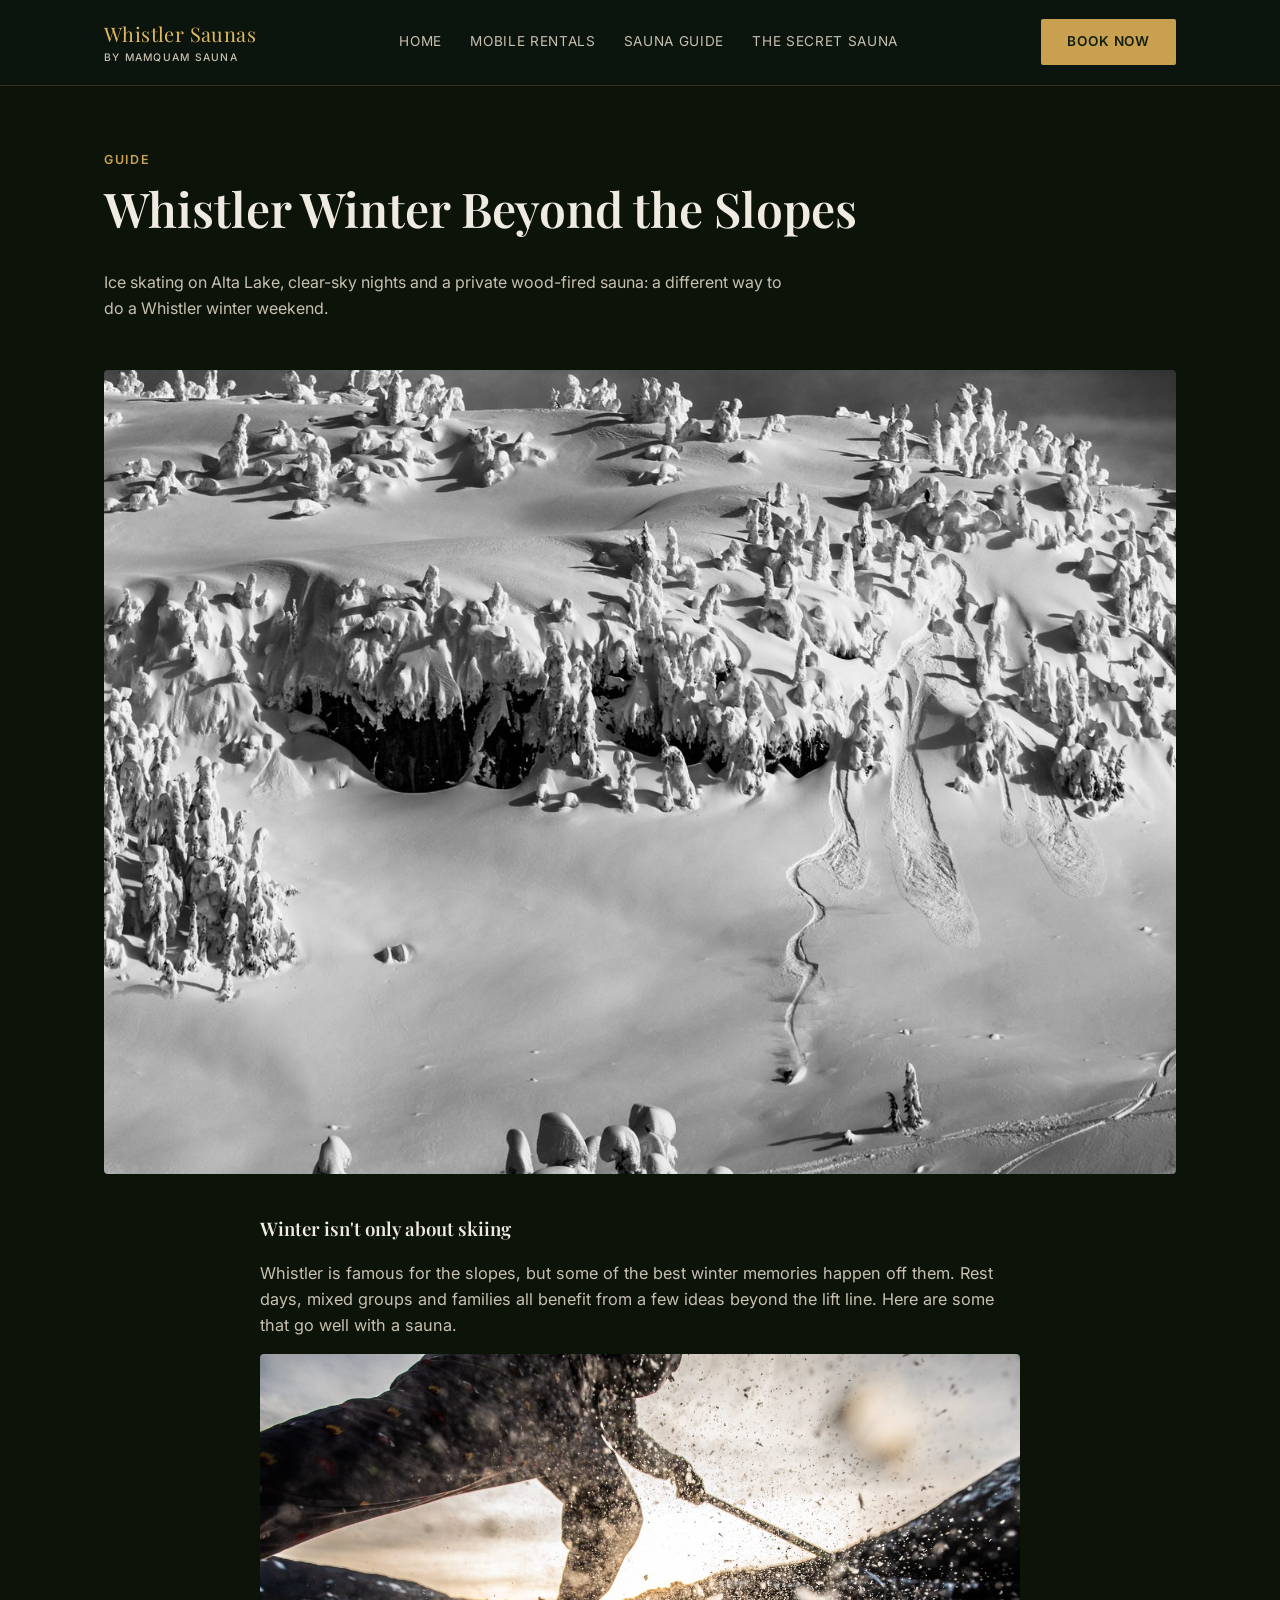
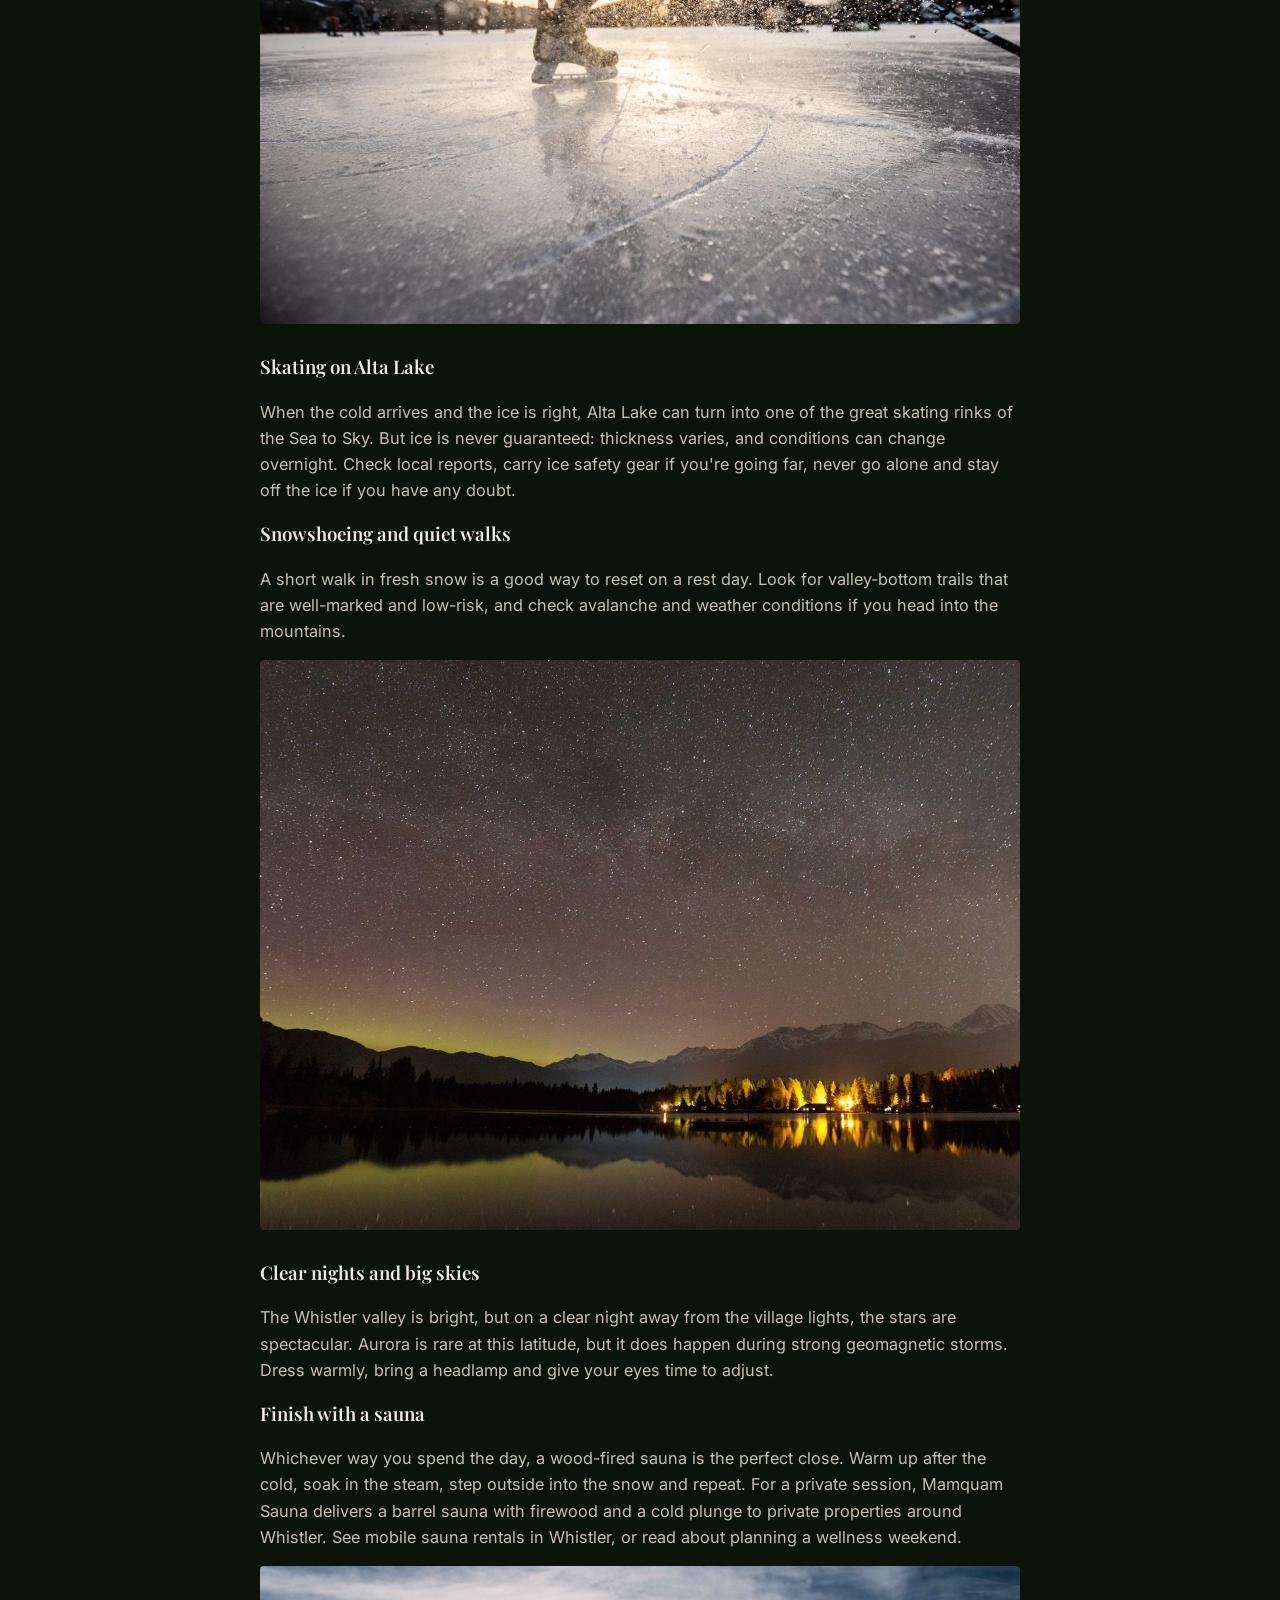
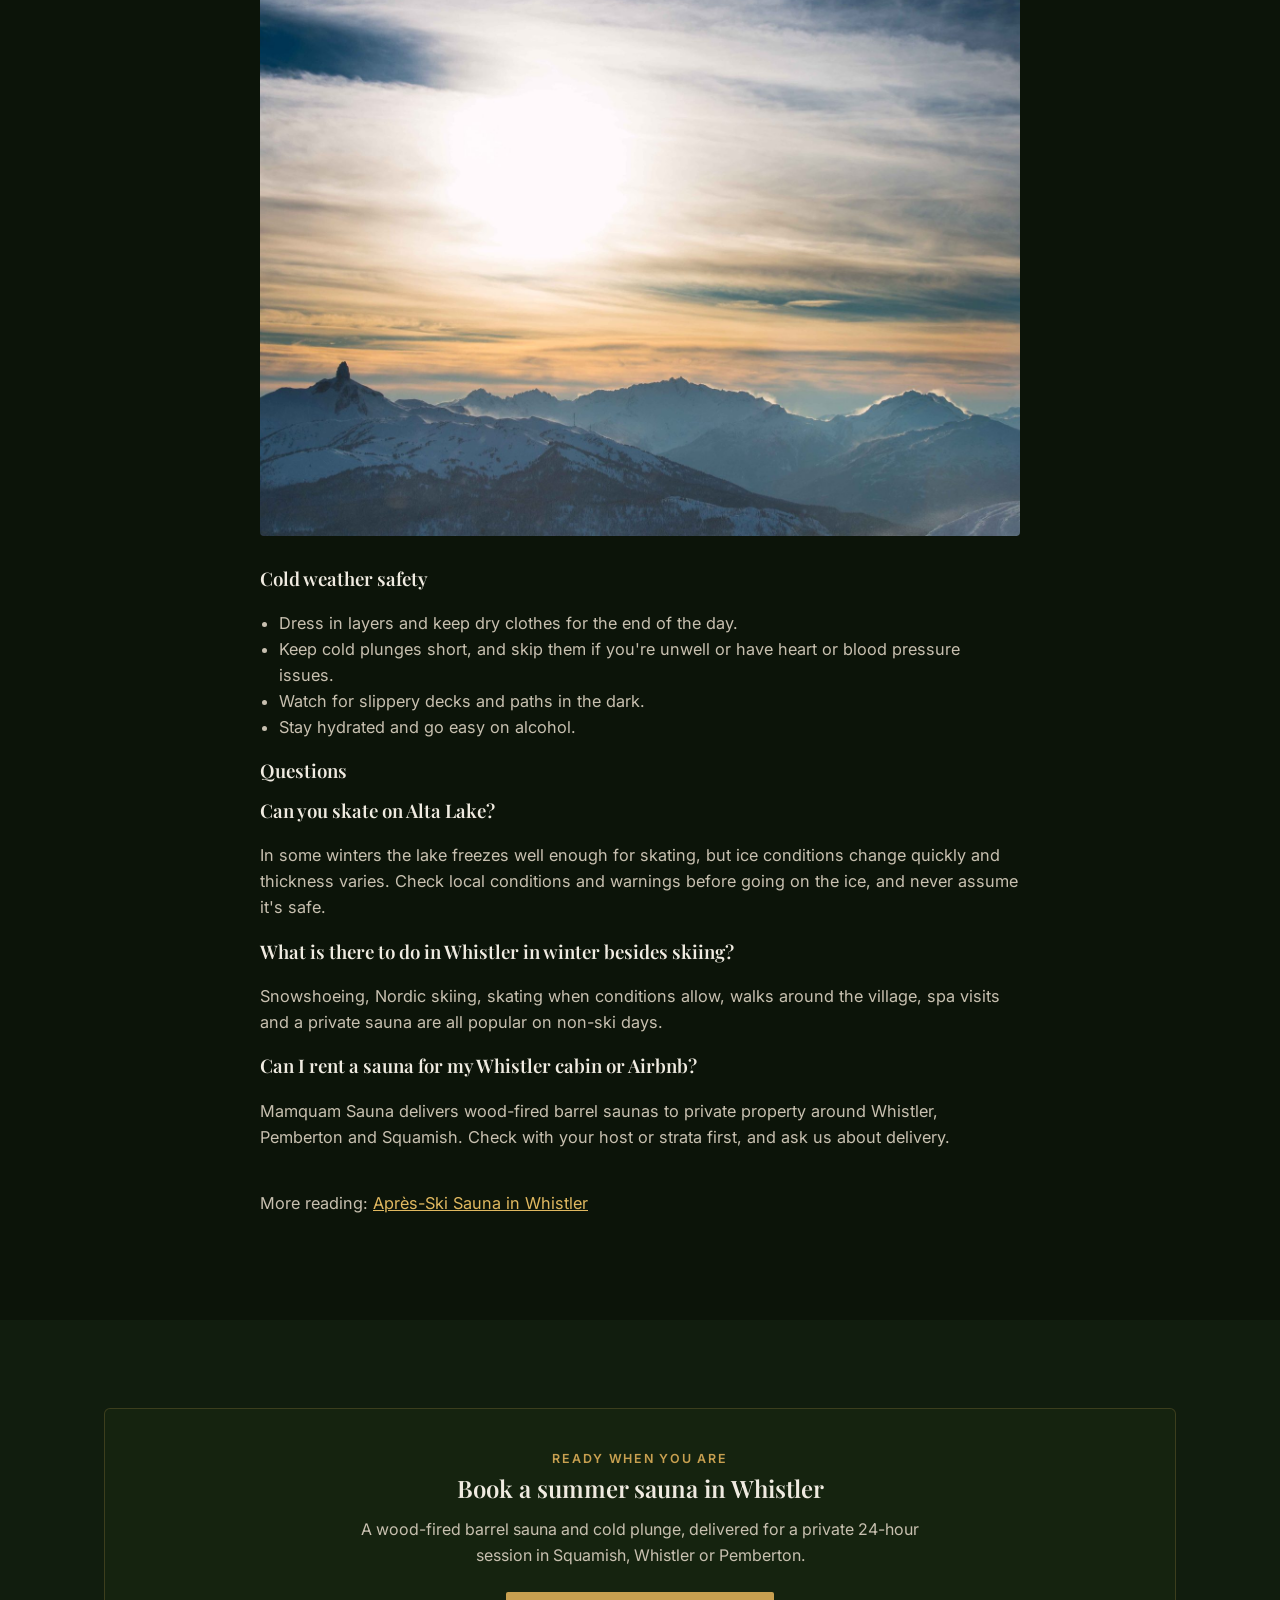
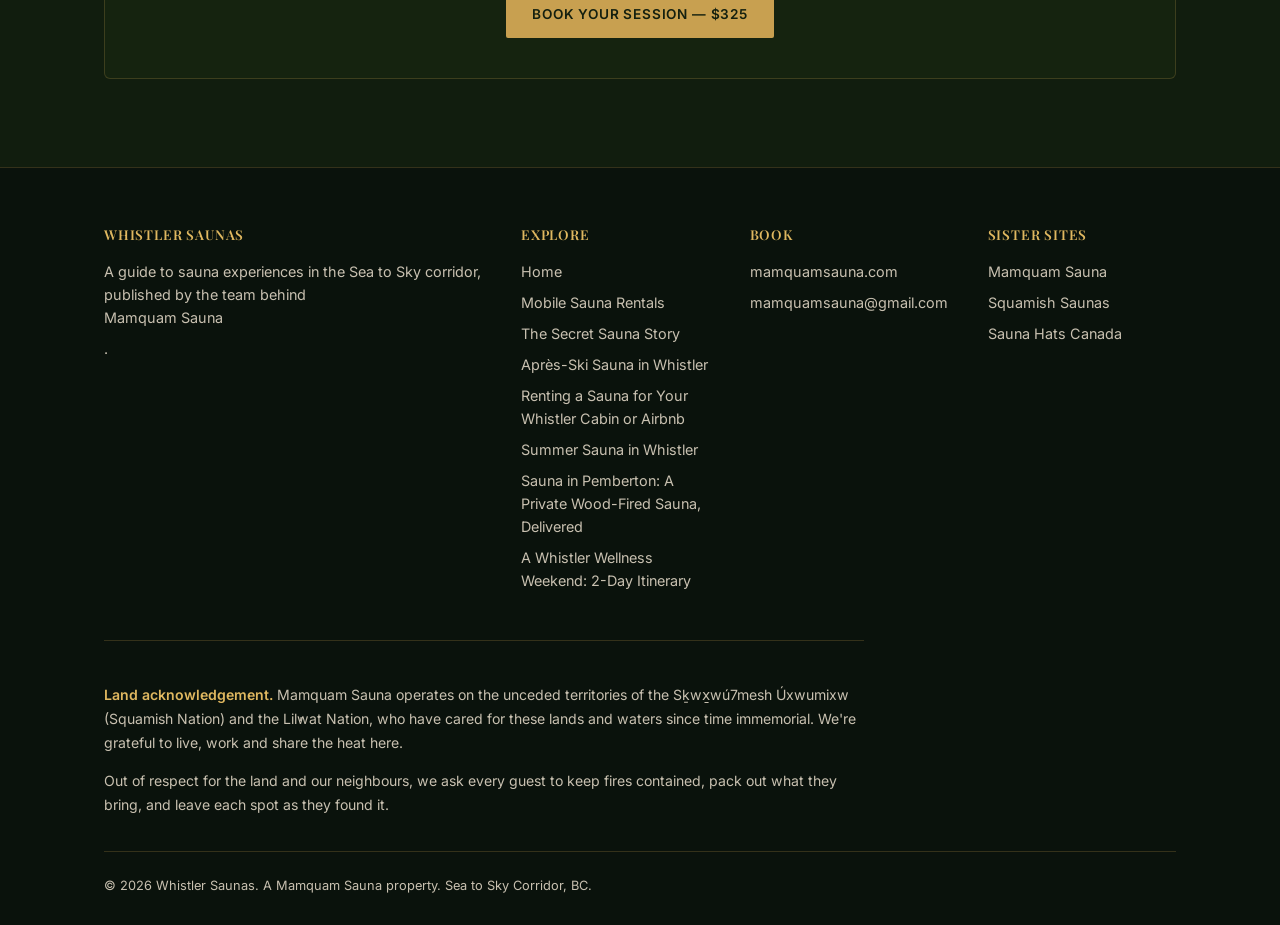
<file: whistler-winter-beyond-the-slopes-sauna.html>
<!DOCTYPE html>
<html lang="en">
<head>
<meta charset="UTF-8" />
<meta name="viewport" content="width=device-width, initial-scale=1.0" />
<title>Whistler Winter Beyond the Slopes: Lake Skating, Quiet Nights and a Sauna</title>
<meta name="description" content="A guide to Whistler winter beyond skiing: skating on Alta Lake when conditions allow, snowy walks, night skies and a private wood-fired sauna for an unforgettable winter weekend." />
<meta name="robots" content="index, follow" />
<link rel="canonical" href="https://www.saunawhistler.com/whistler-winter-beyond-the-slopes-sauna.html" />
<link rel="stylesheet" href="style.css" />
<meta property="og:type" content="article">
<meta property="og:title" content="Whistler Winter Beyond the Slopes: Lake Skating, Quiet Nights and a Sauna">
<meta property="og:description" content="A guide to Whistler winter beyond skiing: skating on Alta Lake when conditions allow, snowy walks, night skies and a private wood-fired sauna for an unforgettable winter weekend.">
<meta property="og:url" content="https://www.saunawhistler.com/whistler-winter-beyond-the-slopes-sauna.html">
<meta property="og:image" content="https://www.saunawhistler.com/img/blog-whistler-snow-ghosts.jpg">
<script type="application/ld+json">
{
  "@context": "https://schema.org",
  "@type": "BlogPosting",
  "headline": "Whistler Winter Beyond the Slopes: Lake Skating, Quiet Nights and a Sauna",
  "description": "A guide to Whistler winter beyond skiing: skating on Alta Lake when conditions allow, snowy walks, night skies and a private wood-fired sauna for an unforgettable winter weekend.",
  "image": "https://www.saunawhistler.com/img/blog-whistler-snow-ghosts.jpg",
  "datePublished": "2026-11-18",
  "dateModified": "2026-11-18",
  "author": {
    "@type": "Organization",
    "name": "Mamquam Sauna"
  },
  "publisher": {
    "@type": "Organization",
    "name": "Whistler Saunas"
  },
  "mainEntityOfPage": "https://www.saunawhistler.com/whistler-winter-beyond-the-slopes-sauna.html"
}
</script>
<script type="application/ld+json">
{
  "@context": "https://schema.org",
  "@type": "FAQPage",
  "mainEntity": [
    {
      "@type": "Question",
      "name": "Can you skate on Alta Lake?",
      "acceptedAnswer": {
        "@type": "Answer",
        "text": "In some winters the lake freezes well enough for skating, but ice conditions change quickly and thickness varies. Check local conditions and warnings before going on the ice, and never assume it's safe."
      }
    },
    {
      "@type": "Question",
      "name": "What is there to do in Whistler in winter besides skiing?",
      "acceptedAnswer": {
        "@type": "Answer",
        "text": "Snowshoeing, Nordic skiing, skating when conditions allow, walks around the village, spa visits and a private sauna are all popular on non-ski days."
      }
    },
    {
      "@type": "Question",
      "name": "Can I rent a sauna for my Whistler cabin or Airbnb?",
      "acceptedAnswer": {
        "@type": "Answer",
        "text": "Mamquam Sauna delivers wood-fired barrel saunas to private property around Whistler, Pemberton and Squamish. Check with your host or strata first, and ask us about delivery."
      }
    }
  ]
}
</script>
</head>
<body>

<header class="site">
  <div class="bar">
    <div class="brand">Whistler Saunas<small>By Mamquam Sauna</small></div>
    <nav class="main">
      <a href="index.html">Home</a>
      <a href="mobile-sauna-rentals-whistler.html">Mobile Rentals</a>
      <a href="whistler-saunas-guide.html">Sauna Guide</a>
      <a href="mamquam-sauna.html">The Secret Sauna</a>
    </nav>
    <button class="hamburger" type="button" aria-label="Menu" aria-expanded="false">&#9776;</button>
    <a href="https://rentedlocal.com/book-appointment?embed_key=mamquamsauna-f3160d" class="btn" data-book>Book Now</a>
  </div>
</header>

<section style="padding-top:64px; padding-bottom:32px;">
  <div class="wrap">
    <div class="eyebrow">Guide</div>
    <h1 style="font-size:clamp(2rem,4vw,3rem); max-width:820px;">Whistler Winter Beyond the Slopes</h1>
    <p style="color:var(--text-dim); max-width:680px;">Ice skating on Alta Lake, clear-sky nights and a private wood-fired sauna: a different way to do a Whistler winter weekend.</p>
  </div>
</section>

<section style="padding-top:0;">
  <div class="wrap">
    <img class="rounded" style="margin-bottom:40px;" src="img/blog-whistler-snow-ghosts.jpg" alt="Snow-laden trees and a lone ski track on an alpine plateau near Whistler, in black and white" loading="lazy" />
    <article class="guide">
<h3>Winter isn't only about skiing</h3>
<p>Whistler is famous for the slopes, but some of the best winter memories happen off them. Rest days, mixed groups and families all benefit from a few ideas beyond the lift line. Here are some that go well with a sauna.</p>
<img class="rounded" style="margin:12px 0 28px;" src="img/blog-alta-lake-skating.jpg" alt="A skater cutting across black ice on Alta Lake near Whistler" loading="lazy" />
<h3>Skating on Alta Lake</h3>
<p>When the cold arrives and the ice is right, Alta Lake can turn into one of the great skating rinks of the Sea to Sky. But ice is never guaranteed: thickness varies, and conditions can change overnight. Check local reports, carry ice safety gear if you're going far, never go alone and stay off the ice if you have any doubt.</p>
<h3>Snowshoeing and quiet walks</h3>
<p>A short walk in fresh snow is a good way to reset on a rest day. Look for valley-bottom trails that are well-marked and low-risk, and check avalanche and weather conditions if you head into the mountains.</p>
<img class="rounded" style="margin:12px 0 28px;" src="img/blog-alta-lake-aurora.jpg" alt="Northern lights glowing above Alta Lake with the lights of Whistler on the horizon" loading="lazy" />
<h3>Clear nights and big skies</h3>
<p>The Whistler valley is bright, but on a clear night away from the village lights, the stars are spectacular. Aurora is rare at this latitude, but it does happen during strong geomagnetic storms. Dress warmly, bring a headlamp and give your eyes time to adjust.</p>
<h3>Finish with a sauna</h3>
<p>Whichever way you spend the day, a wood-fired sauna is the perfect close. Warm up after the cold, soak in the steam, step outside into the snow and repeat. For a private session, Mamquam Sauna delivers a barrel sauna with firewood and a cold plunge to private properties around Whistler. See <a href="mobile-sauna-rentals-whistler.html">mobile sauna rentals in Whistler</a>, or read about <a href="whistler-wellness-weekend.html">planning a wellness weekend</a>.</p>
<img class="rounded" style="margin:12px 0 28px;" src="img/blog-whistler-sunset-ranges.jpg" alt="Sunset over layered mountain ranges seen from Whistler Blackcomb" loading="lazy" />
<h3>Cold weather safety</h3>
<ul>
  <li>Dress in layers and keep dry clothes for the end of the day.</li>
  <li>Keep cold plunges short, and skip them if you're unwell or have heart or blood pressure issues.</li>
  <li>Watch for slippery decks and paths in the dark.</li>
  <li>Stay hydrated and go easy on alcohol.</li>
</ul>
<h3>Questions</h3>
<h3>Can you skate on Alta Lake?</h3>
<p>In some winters the lake freezes well enough for skating, but ice conditions change quickly and thickness varies. Check local conditions and warnings before going on the ice, and never assume it's safe.</p>
<h3>What is there to do in Whistler in winter besides skiing?</h3>
<p>Snowshoeing, Nordic skiing, skating when conditions allow, walks around the village, spa visits and a private sauna are all popular on non-ski days.</p>
<h3>Can I rent a sauna for my Whistler cabin or Airbnb?</h3>
<p>Mamquam Sauna delivers wood-fired barrel saunas to private property around Whistler, Pemberton and Squamish. Check with your host or strata first, and ask us about delivery.</p>

      <p style="margin-top:40px; color:var(--text-dim);">More reading: <a href="apres-ski-sauna-whistler.html" style="color:var(--gold-bright); text-decoration:underline;">Après-Ski Sauna in Whistler</a></p>
    </article>
  </div>
</section>

<section class="alt">
  <div class="wrap">
    <div class="callout">
      <div class="eyebrow">Ready When You Are</div>
      <h2>Book a summer sauna in Whistler</h2>
      <p>A wood-fired barrel sauna and cold plunge, delivered for a private 24-hour session in Squamish, Whistler or Pemberton.</p>
      <a href="https://rentedlocal.com/book-appointment?embed_key=mamquamsauna-f3160d" class="btn" data-book>Book Your Session — $325</a>
    </div>
  </div>
</section>

<footer class="site">
  <div class="wrap">
    <div class="footer-grid">
      <div>
        <h4>Whistler Saunas</h4>
        <p>A guide to sauna experiences in the Sea to Sky corridor, published by the team behind <a href="https://www.mamquamsauna.com/">Mamquam Sauna</a>.</p>
      </div>
      <div>
        <h4>Explore</h4>
        <a href="index.html">Home</a>
        <a href="mobile-sauna-rentals-whistler.html">Mobile Sauna Rentals</a>
        <a href="mamquam-sauna.html">The Secret Sauna Story</a>
        <a href="apres-ski-sauna-whistler.html">Après-Ski Sauna in Whistler</a>
        <a href="sauna-rental-whistler-cabin-airbnb.html">Renting a Sauna for Your Whistler Cabin or Airbnb</a>
        <a href="summer-sauna-whistler.html">Summer Sauna in Whistler</a>
        <a href="pemberton-sauna-rental.html">Sauna in Pemberton: A Private Wood-Fired Sauna, Delivered</a>
        <a href="whistler-wellness-weekend.html">A Whistler Wellness Weekend: 2-Day Itinerary</a>
      </div>
      <div>
        <h4>Book</h4>
        <a href="https://www.mamquamsauna.com/">mamquamsauna.com</a>
        <a href="mailto:mamquamsauna@gmail.com">mamquamsauna@gmail.com</a>
      </div>
      <div>
        <h4>Sister Sites</h4>
        <a href="https://www.mamquamsauna.com/">Mamquam Sauna</a>
        <a href="https://www.saunasquamish.com/">Squamish Saunas</a>
        <a href="https://saunahatcanada.com/">Sauna Hats Canada</a>
      </div>
    </div>
    <div class="land-ack">
      <p><strong>Land acknowledgement.</strong> Mamquam Sauna operates on the unceded territories of the Sḵwx̱wú7mesh Úxwumixw (Squamish Nation) and the Lil̓wat Nation, who have cared for these lands and waters since time immemorial. We're grateful to live, work and share the heat here.</p>
      <p>Out of respect for the land and our neighbours, we ask every guest to keep fires contained, pack out what they bring, and leave each spot as they found it.</p>
    </div>
    <div class="footer-bottom">
      <span>&copy; 2026 Whistler Saunas. A Mamquam Sauna property. Sea to Sky Corridor, BC.</span>
    </div>
  </div>
</footer>

<script src="https://rentedlocal.com/rented-local-widget.js" data-embed-key="mamquamsauna-f3160d" data-embed-auto="false" defer></script>
<script src="https://sauna-chat.thefulltimehobby.workers.dev/widget.js" defer></script>
<script src="site.js" defer></script>
<!-- Cloudflare Web Analytics --><script defer src='https://static.cloudflareinsights.com/beacon.min.js' data-cf-beacon='{"token": "db06bb6c905c46f0a8a3f0b2accabcf7"}'></script><!-- End Cloudflare Web Analytics -->
</body>
</html>
</file>
<file: style.css>
@import url('https://fonts.googleapis.com/css2?family=Playfair+Display:wght@400;600;700&family=Inter:wght@300;400;500;600&display=swap');

:root {
  --bg: #0c1409;
  --bg-alt: #111d0e;
  --panel: #15230f;
  --gold: #c8a050;
  --gold-bright: #e0b860;
  --text: #f0ebe1;
  --text-dim: #c8c0b0;
  --border: rgba(200, 160, 80, 0.22);
}

* { box-sizing: border-box; }

html { scroll-behavior: smooth; }

body {
  margin: 0;
  background: var(--bg);
  color: var(--text);
  font-family: 'Inter', -apple-system, BlinkMacSystemFont, sans-serif;
  line-height: 1.6;
}

h1, h2, h3, h4 { font-family: 'Playfair Display', serif; font-weight: 600; margin: 0 0 0.5em; }

a { color: inherit; text-decoration: none; }

.wrap { max-width: 1120px; margin: 0 auto; padding: 0 24px; }

.eyebrow {
  color: var(--gold);
  letter-spacing: 0.14em;
  text-transform: uppercase;
  font-size: 0.78rem;
  font-weight: 600;
}

header.site {
  position: sticky;
  top: 0;
  z-index: 50;
  background: rgba(13, 22, 16, 0.92);
  backdrop-filter: blur(6px);
  border-bottom: 1px solid var(--border);
}
header.site .bar {
  display: flex;
  align-items: center;
  justify-content: space-between;
  padding: 18px 24px;
  max-width: 1120px;
  margin: 0 auto;
}
.brand {
  font-family: 'Playfair Display', serif;
  font-size: 1.25rem;
  color: var(--gold-bright);
  letter-spacing: 0.02em;
}
.brand small { display: block; font-family: 'Inter', sans-serif; font-size: 0.65rem; letter-spacing: 0.12em; color: var(--text-dim); text-transform: uppercase; font-weight: 500; }
nav.main { display: flex; gap: 28px; align-items: center; }
nav.main a { font-size: 0.85rem; letter-spacing: 0.05em; text-transform: uppercase; color: var(--text-dim); }
nav.main a:hover { color: var(--gold-bright); }
.btn {
  display: inline-block;
  background: var(--gold);
  color: #14200f;
  padding: 12px 26px;
  border-radius: 2px;
  font-weight: 600;
  font-size: 0.85rem;
  letter-spacing: 0.06em;
  text-transform: uppercase;
  border: none;
  cursor: pointer;
}
.btn:hover { background: var(--gold-bright); }
.btn.ghost {
  background: transparent;
  color: var(--text);
  border: 1px solid var(--border);
}
.btn.ghost:hover { border-color: var(--gold); color: var(--gold-bright); }

.hero {
  position: relative;
  min-height: 78vh;
  display: flex;
  align-items: center;
  background-size: cover;
  background-position: center;
}
.hero::before {
  content: '';
  position: absolute;
  inset: 0;
  background: linear-gradient(180deg, rgba(10,16,11,0.55) 0%, rgba(10,16,11,0.75) 55%, rgba(10,16,11,0.95) 100%);
}
.hero .wrap { position: relative; z-index: 2; padding-top: 60px; padding-bottom: 60px; }
.hero h1 { font-size: clamp(2.4rem, 5vw, 4.2rem); color: #fff; margin-bottom: 0.3em; }
.hero h1 em { font-style: italic; color: var(--gold-bright); }
.hero p.lead { max-width: 640px; font-size: 1.15rem; color: var(--text-dim); margin-bottom: 1.8em; }
.hero .cta-row { display: flex; gap: 16px; flex-wrap: wrap; }

section { padding: 88px 0; }
section.alt { background: var(--bg-alt); }
.section-head { max-width: 680px; margin-bottom: 48px; }
.section-head h2 { font-size: clamp(1.8rem, 3.4vw, 2.6rem); }

.grid-3 { display: grid; grid-template-columns: repeat(3, 1fr); gap: 28px; }
.grid-2 { display: grid; grid-template-columns: 1fr 1fr; gap: 48px; align-items: center; }

.card {
  background: var(--panel);
  border: 1px solid var(--border);
  padding: 32px 28px;
  border-radius: 4px;
}
.card h3 { color: var(--gold-bright); font-size: 1.15rem; }
.card p { color: var(--text-dim); font-size: 0.95rem; margin: 0; }

img.rounded { width: 100%; border-radius: 4px; display: block; }

.locations-grid { display: grid; grid-template-columns: repeat(3, 1fr); gap: 24px; }
.loc-card {
  position: relative;
  border-radius: 4px;
  overflow: hidden;
  height: 340px;
  background-size: cover;
  background-position: center;
  display: flex;
  align-items: flex-end;
}
.loc-card::before { content: ''; position: absolute; inset: 0; background: linear-gradient(180deg, rgba(13,22,16,0) 30%, rgba(13,22,16,0.92) 100%); }
.loc-card .inner { position: relative; z-index: 2; padding: 24px; }
.loc-card .eyebrow { color: var(--gold-bright); }
.loc-card h3 { margin: 4px 0 6px; color: #fff; }
.loc-card p { color: var(--text-dim); font-size: 0.88rem; margin: 0; }

.faq-item { border-bottom: 1px solid var(--border); padding: 22px 0; }
.faq-item h3 { font-size: 1.05rem; color: var(--gold-bright); margin-bottom: 8px; }
.faq-item p { color: var(--text-dim); margin: 0; }

.pull-quote {
  font-family: 'Playfair Display', serif;
  font-style: italic;
  font-size: clamp(1.3rem, 2.6vw, 1.8rem);
  text-align: center;
  color: var(--gold-bright);
  max-width: 780px;
  margin: 0 auto;
}

.callout {
  background: var(--panel);
  border: 1px solid var(--border);
  border-radius: 6px;
  padding: 40px;
  text-align: center;
}
.callout h2 { margin-bottom: 0.4em; }
.callout p { color: var(--text-dim); max-width: 560px; margin: 0 auto 24px; }

article.guide {
  max-width: 760px;
  margin: 0 auto;
}
article.guide h2 { margin-top: 1.6em; font-size: 1.6rem; color: var(--gold-bright); }
article.guide p, article.guide li { color: var(--text-dim); font-size: 1.02rem; }
article.guide ul { padding-left: 1.2em; }
article.guide .lead { font-size: 1.15rem; color: var(--text); }

footer.site {
  background: #0a120c;
  border-top: 1px solid var(--border);
  padding: 56px 0 28px;
}
.footer-grid { display: grid; grid-template-columns: 2fr 1fr 1fr 1fr; gap: 40px; margin-bottom: 40px; }
.footer-grid h4 { color: var(--gold-bright); font-size: 0.85rem; text-transform: uppercase; letter-spacing: 0.06em; margin-bottom: 14px; }
.footer-grid p, .footer-grid a { color: var(--text-dim); font-size: 0.9rem; display: block; margin-bottom: 8px; }
.footer-grid a:hover { color: var(--gold-bright); }
.footer-bottom { border-top: 1px solid var(--border); padding-top: 24px; font-size: 0.8rem; color: var(--text-dim); display: flex; justify-content: space-between; flex-wrap: wrap; gap: 12px; }

.hamburger { display: none; background: none; border: none; color: var(--text); font-size: 1.5rem; cursor: pointer; }

@media (max-width: 860px) {
  .grid-3 { grid-template-columns: 1fr; }
  .grid-2 { grid-template-columns: 1fr; }
  .locations-grid { grid-template-columns: 1fr; }
  .footer-grid { grid-template-columns: 1fr; }
  nav.main { display: none; }
  .hamburger { display: block; }
  header.site .bar { flex-wrap: wrap; gap: 12px; padding: 14px 20px; }
  header.site .bar > .btn { padding: 10px 16px; font-size: 0.75rem; margin-left: auto; }
  header.site.menu-open nav.main {
    display: flex; flex-direction: column; align-items: flex-start; gap: 0;
    order: 10; width: 100%; padding: 8px 0 12px; border-top: 1px solid var(--border);
  }
  header.site.menu-open nav.main a { padding: 12px 0; font-size: 0.95rem; width: 100%; }
  .hero { min-height: 72vh; }
  .hero h1 { font-size: 2.1rem; line-height: 1.15; }
  section { padding: 64px 0; }
  .callout { padding: 32px 22px; }
}

/* Refresh: real photos, tighter hero, photo strip */
.hero { background-position: center 60%; min-height: min(78vh, 780px); }
.hero::before { background: linear-gradient(180deg, rgba(12,20,9,0.35) 0%, rgba(12,20,9,0.6) 50%, rgba(12,20,9,0.96) 100%); }
.hero .lead { color: #e6dfd2; }
.hero .facts { display: flex; flex-wrap: wrap; gap: 10px 22px; margin: 0 0 28px; padding: 0; list-style: none; color: var(--gold-bright); font-size: 0.85rem; letter-spacing: 0.06em; text-transform: uppercase; font-weight: 600; }
.hero .facts li::before { content: '\2022'; margin-right: 8px; color: var(--gold); }
.hero .facts li:first-child::before { content: none; margin: 0; }
.hamburger { width: 44px; height: 44px; line-height: 1; }
img.rounded { aspect-ratio: 4 / 3; object-fit: cover; }
.photo-strip { display: grid; grid-template-columns: 1.3fr 1fr; gap: 16px; }
.photo-strip figure { margin: 0; }
.photo-strip img { width: 100%; height: 360px; object-fit: cover; border-radius: 4px; display: block; }
.photo-strip figcaption { color: var(--text-dim); font-size: 0.85rem; margin-top: 8px; }
.photo-strip.three { grid-template-columns: 1.2fr 1fr 1fr; }
.photo-strip.three img { height: 320px; }
@media (max-width: 860px) {
  .photo-strip, .photo-strip.three { grid-template-columns: 1fr; }
  .photo-strip img, .photo-strip.three img { height: 240px; }
}

/* Hero text sits left; photo subject shows on the right */
.hero .wrap { width: 100%; }
.hero .wrap > * { max-width: 620px; }
.hero .wrap > h1 { max-width: 900px; }
.hero::before {
  background:
    linear-gradient(90deg, rgba(12,20,9,0.85) 0%, rgba(12,20,9,0.55) 45%, rgba(12,20,9,0.1) 100%),
    linear-gradient(180deg, rgba(12,20,9,0) 60%, rgba(12,20,9,0.95) 100%);
}
@media (max-width: 860px) {
  .hero::before { background: linear-gradient(180deg, rgba(12,20,9,0.45) 0%, rgba(12,20,9,0.7) 50%, rgba(12,20,9,0.96) 100%); }
}

/* Land acknowledgement (footer, every page) */
.land-ack { border-top: 1px solid var(--border); padding: 28px 0 4px; margin-bottom: 20px; max-width: 760px; }
.land-ack p { color: var(--text-dim); font-size: 0.88rem; line-height: 1.7; margin-bottom: 10px; }
.land-ack strong { color: var(--gold-bright); font-weight: 600; }
</file>
